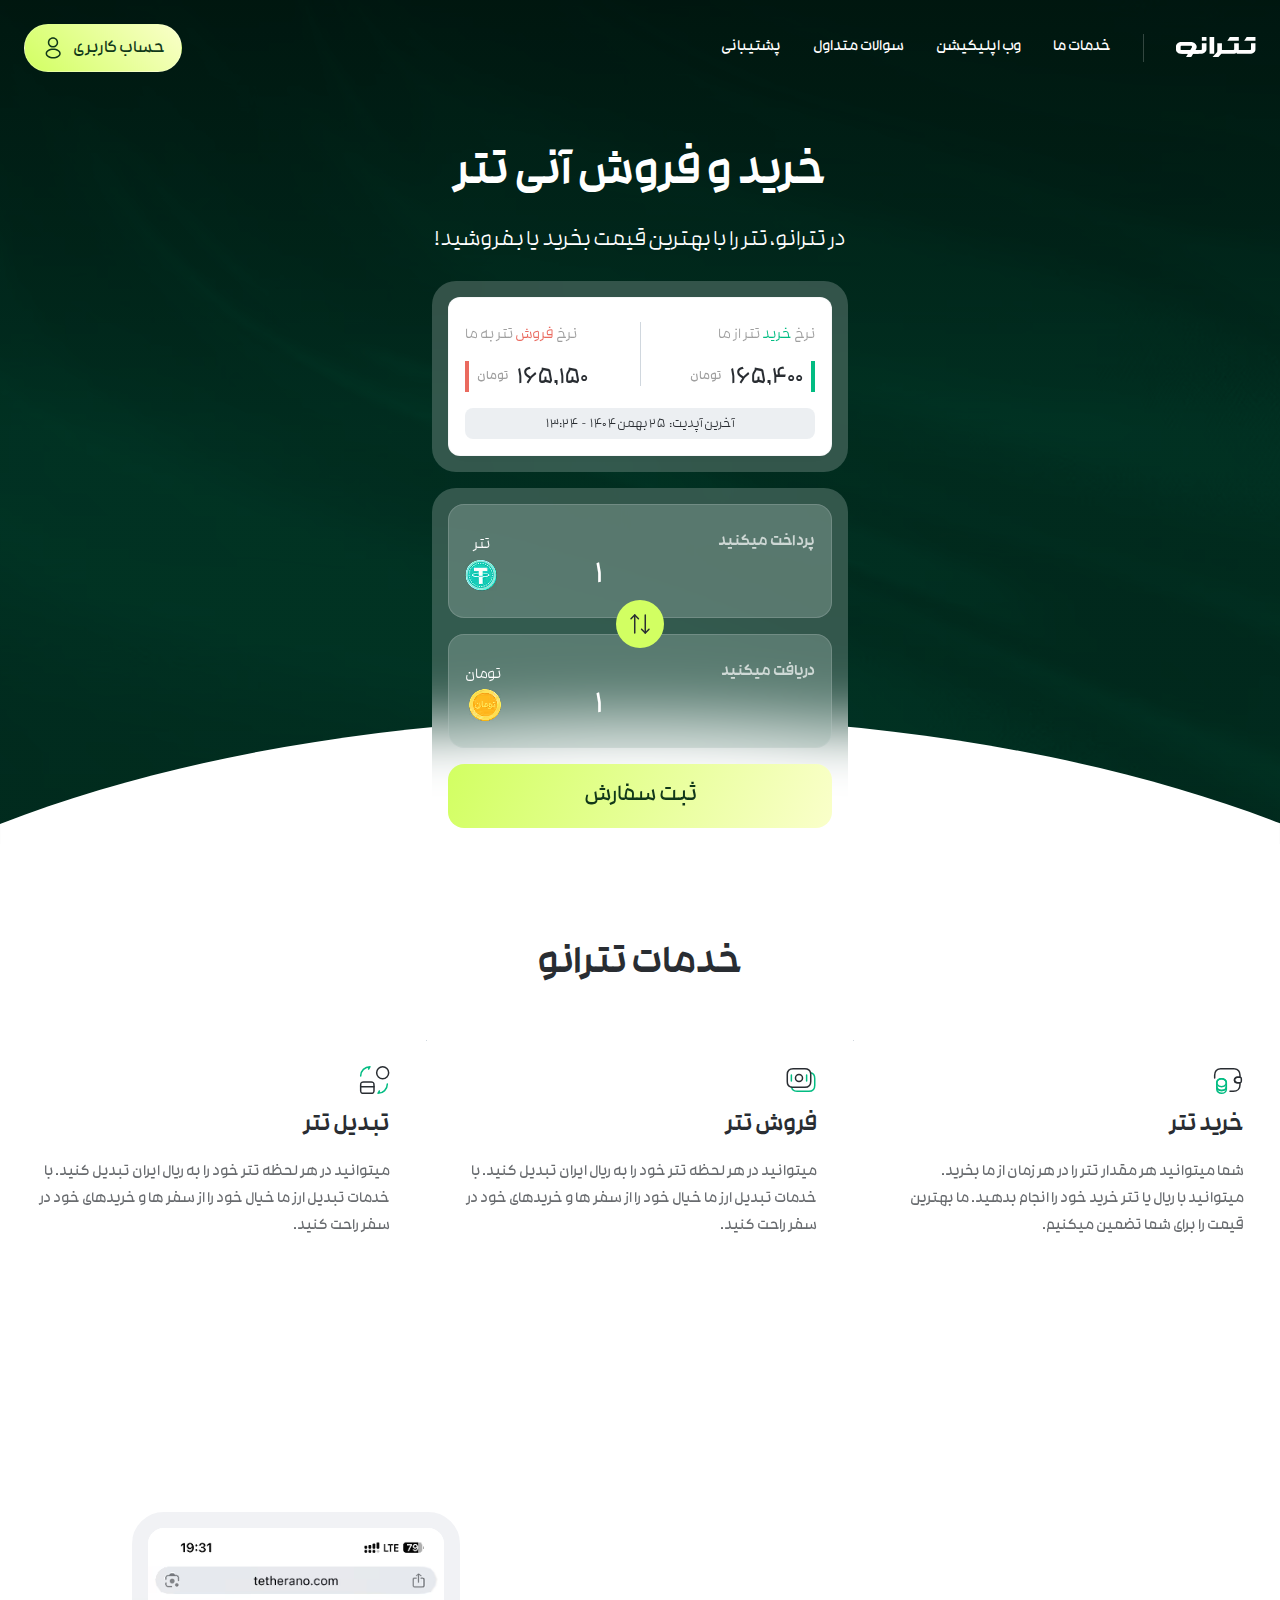
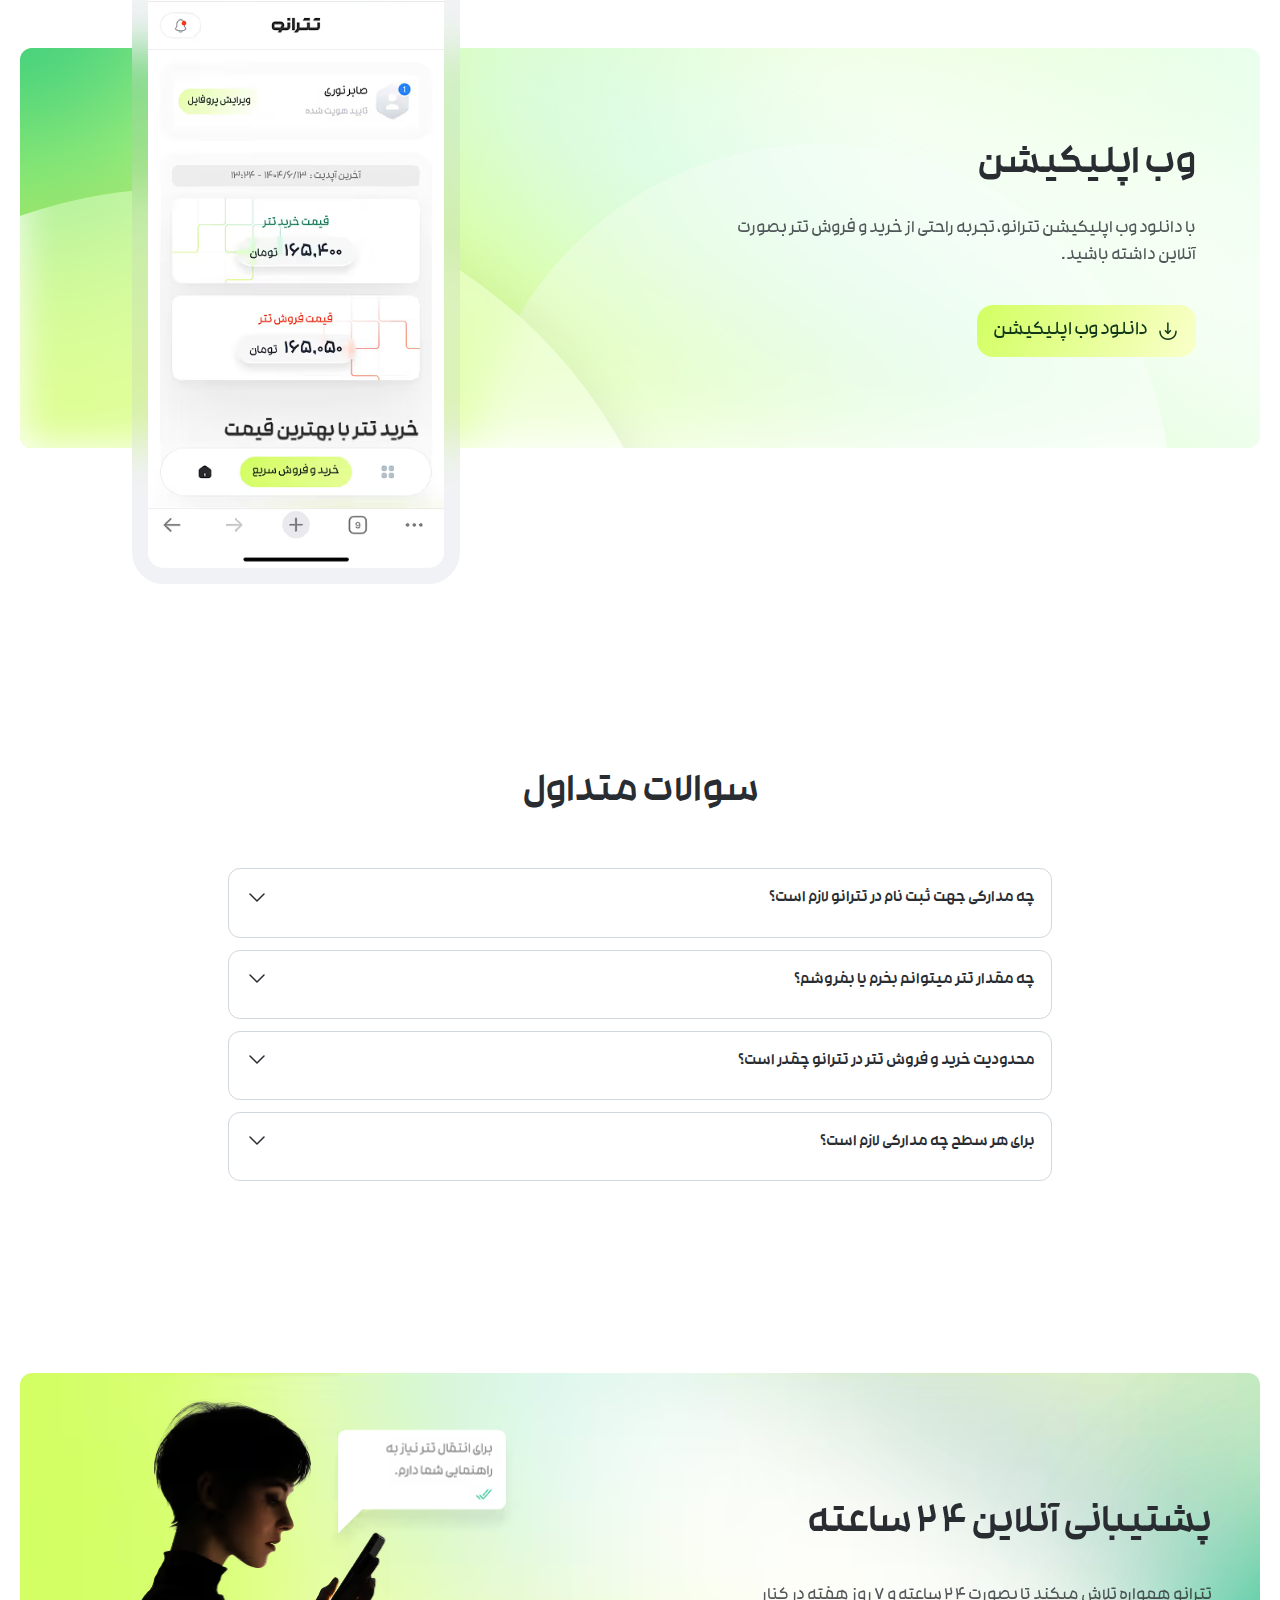
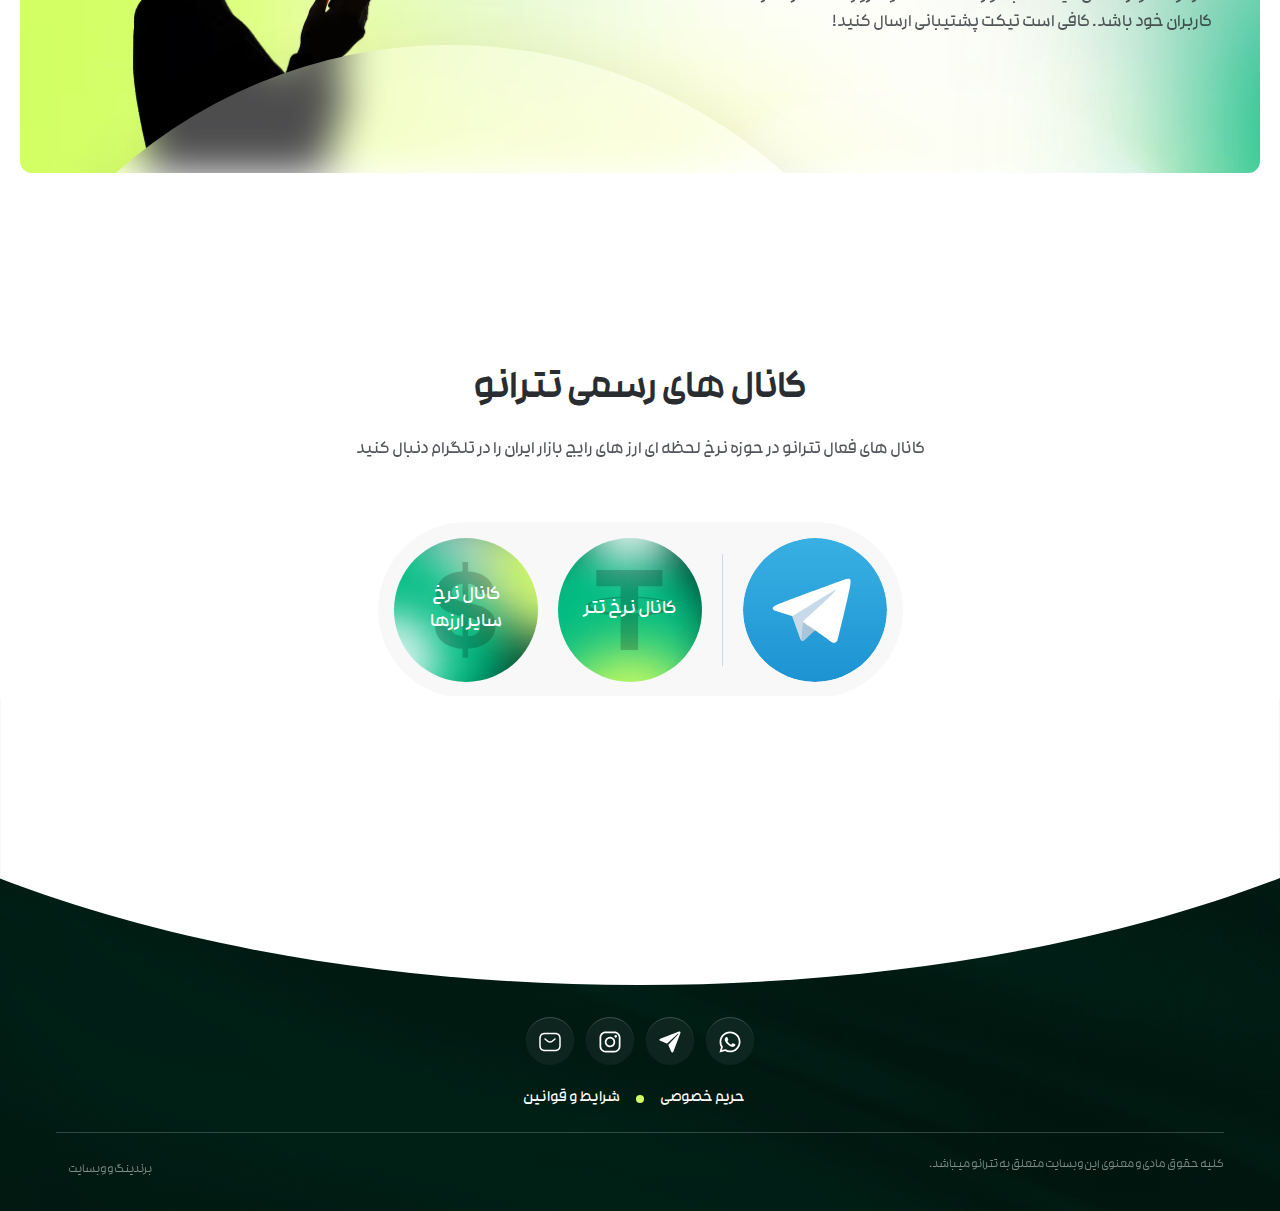
<file: index.html>
<!DOCTYPE html><!--  This site was created in Webflow. https://webflow.com  --><!--  Last Published: Sun Feb 15 2026 05:38:04 GMT+0000 (Coordinated Universal Time)  -->
<html lang="fa" data-wf-page="6988456597e76a789392f6fd" data-wf-site="6988456297e76a789392f6d9">
<head>
  <meta charset="utf-8">
  <title>خرید و فروش آنی تتر در تترانو</title>
  <meta content="خرید و فروش تتر با بهترین قیمت در تترانو. تبدیل آنلاین تتر به ریال. پشتیبانی ۲۴ ساعته و تراکنش سریع و امن." name="description">
  <meta content="width=device-width, initial-scale=1" name="viewport">
  <meta content="Webflow" name="generator">
  <meta property="og:title" content="خرید و فروش آنی تتر در تترانو">
  <meta property="og:description" content="خرید و فروش تتر با بهترین قیمت در تترانو. تبدیل آنلاین تتر به ریال. پشتیبانی ۲۴ ساعته و تراکنش سریع و امن.">
  <meta property="og:type" content="website">
  <meta property="og:url" content="https://tetherano.com">
  <meta name="twitter:card" content="summary_large_image">
  <meta name="twitter:title" content="خرید و فروش آنی تتر در تترانو">
  <meta name="twitter:description" content="خرید و فروش تتر با بهترین قیمت در تترانو. تبدیل آنلاین تتر به ریال. پشتیبانی ۲۴ ساعته و تراکنش سریع و امن.">
  <link rel="canonical" href="https://tetherano.com">
  <link href="css/normalize.css" rel="stylesheet" type="text/css">
  <link href="css/webflow.css" rel="stylesheet" type="text/css">
  <link href="css/tetherano.webflow.css" rel="stylesheet" type="text/css">
  <script type="text/javascript">!function(o,c){var n=c.documentElement,t=" w-mod-";n.className+=t+"js",("ontouchstart"in o||o.DocumentTouch&&c instanceof DocumentTouch)&&(n.className+=t+"touch")}(window,document);</script>
  <link href="images/favicon.ico" rel="shortcut icon" type="image/x-icon">
  <link href="images/webclip.png" rel="apple-touch-icon">
  <link href="style.css" rel="stylesheet" type="text/css">

</head>
<body>
  <div class="page_wrapper">
    <nav class="navbar">
      <div class="navbar_wrapper">
        <div class="navbar_right">
          <div class="navbar_logo-holder is-desktop">
            <a href="index.html" aria-current="page" class="w-inline-block w--current"><img src="images/logo-white.svg" loading="lazy" alt="Tetherano Logo" class="navbar_logo"></a>
          </div>
          <div class="nav_button is-hamburger">
            <div class="button_text is-nav"></div>
            <div class="icon-24"><svg xmlns="http://www.w3.org/2000/svg" width="100%" viewbox="0 0 24 24" fill="none">
                <path d="M21 7.75H3C2.59 7.75 2.25 7.41 2.25 7C2.25 6.59 2.59 6.25 3 6.25H21C21.41 6.25 21.75 6.59 21.75 7C21.75 7.41 21.41 7.75 21 7.75Z" fill="currentColor"></path>
                <path d="M21 12.75H3C2.59 12.75 2.25 12.41 2.25 12C2.25 11.59 2.59 11.25 3 11.25H21C21.41 11.25 21.75 11.59 21.75 12C21.75 12.41 21.41 12.75 21 12.75Z" fill="currentColor"></path>
                <path d="M21 17.75H3C2.59 17.75 2.25 17.41 2.25 17C2.25 16.59 2.59 16.25 3 16.25H21C21.41 16.25 21.75 16.59 21.75 17C21.75 17.41 21.41 17.75 21 17.75Z" fill="currentColor"></path>
              </svg></div>
          </div>
          <a href="#services" class="nav_menu-item w-inline-block">
            <div class="nav_menu-text">خدمات ما</div>
          </a>
          <a href="#app" class="nav_menu-item w-inline-block">
            <div class="nav_menu-text">وب اپلیکیشن</div>
          </a>
          <a href="#faq" class="nav_menu-item w-inline-block">
            <div class="nav_menu-text">سوالات متداول</div>
          </a>
          <a href="#support" class="nav_menu-item w-inline-block">
            <div class="nav_menu-text">پشتیبانی</div>
          </a>
        </div>
        <div class="navbar_logo-holder is-mobile">
          <a href="index.html" aria-current="page" class="w-inline-block w--current"><img loading="lazy" src="images/logo-white.svg" alt="Tetherano Logo" class="navbar_logo"></a>
        </div>
        <div class="navbar_left">
          <a data-wf--navbar-button--variant="left-icon" href="#" class="nav_button is-gradient w-inline-block">
            <div class="button_text is-nav">حساب کاربری</div>
            <div class="icon-24"><svg xmlns="http://www.w3.org/2000/svg" width="100%" viewbox="0 0 24 24" fill="none">
                <path d="M12.1596 11.62C12.1296 11.62 12.1096 11.62 12.0796 11.62C12.0296 11.61 11.9596 11.61 11.8996 11.62C8.99957 11.53 6.80957 9.25 6.80957 6.44C6.80957 3.58 9.13957 1.25 11.9996 1.25C14.8596 1.25 17.1896 3.58 17.1896 6.44C17.1796 9.25 14.9796 11.53 12.1896 11.62C12.1796 11.62 12.1696 11.62 12.1596 11.62ZM11.9996 2.75C9.96957 2.75 8.30957 4.41 8.30957 6.44C8.30957 8.44 9.86957 10.05 11.8596 10.12C11.9096 10.11 12.0496 10.11 12.1796 10.12C14.1396 10.03 15.6796 8.42 15.6896 6.44C15.6896 4.41 14.0296 2.75 11.9996 2.75Z" fill="currentColor"></path>
                <path d="M12.1696 22.55C10.2096 22.55 8.23961 22.05 6.74961 21.05C5.35961 20.13 4.59961 18.87 4.59961 17.5C4.59961 16.13 5.35961 14.86 6.74961 13.93C9.74961 11.94 14.6096 11.94 17.5896 13.93C18.9696 14.85 19.7396 16.11 19.7396 17.48C19.7396 18.85 18.9796 20.12 17.5896 21.05C16.0896 22.05 14.1296 22.55 12.1696 22.55ZM7.57961 15.19C6.61961 15.83 6.09961 16.65 6.09961 17.51C6.09961 18.36 6.62961 19.18 7.57961 19.81C10.0696 21.48 14.2696 21.48 16.7596 19.81C17.7196 19.17 18.2396 18.35 18.2396 17.49C18.2396 16.64 17.7096 15.82 16.7596 15.19C14.2696 13.53 10.0696 13.53 7.57961 15.19Z" fill="currentColor"></path>
              </svg></div>
          </a>
        </div>
      </div>
    </nav>
    <main class="main_wrapper">
      <header class="section_hero">
        <div class="hero_content"><img src="images/arc-up-tablet3.svg" loading="lazy" alt="Decorative arc graphic" class="arc-up is-tablet"><img src="images/arc-up-mob.svg" loading="lazy" alt="Decorative arc graphic" class="arc-up is-mobile"><img src="images/arc-up.svg" loading="eager" alt="Decorative arc graphic" class="arc-up is-desktop">
          <div class="hero-new_title-content">
            <h1 class="hero_heading">خرید و فروش آنی تتر</h1>
            <p class="hero_description">در تترانو، تتر را با بهترین قیمت بخرید یا بفروشید!</p>
          </div>
          <div class="hero_form-wrapper">
            <div class="prices_box">
              <div class="prices_holder">
                <div class="prices_wrapper is-buy">
                  <div class="prices_label">نرخ <span class="green-text">خرید</span> تتر از ما</div>
                  <div class="prices_sec-row">
                    <div class="prices_color-bar is-green"></div>
                    <div class="prices_number">165,400</div>
                    <div class="prices_toman">تومان</div>
                  </div>
                </div>
                <div class="prices_line"></div>
                <div class="prices_wrapper is-sell">
                  <div class="prices_label">نرخ <span class="red-text">فروش</span> تتر به ما</div>
                  <div class="prices_sec-row">
                    <div class="prices_number">165,150</div>
                    <div class="prices_toman">تومان</div>
                    <div class="prices_color-bar is-red"></div>
                  </div>
                </div>
              </div>
              <div class="prices_date-wrapper">
                <div>آخرین آپدیت: </div>
                <div>۲۵ بهمن ۱۴۰۴ </div>
                <div>-</div>
                <div>۱۳:۲۴</div>
              </div>
            </div>
          </div>
          <div class="hero_form-wrapper">
            <form id="swap-form" name="swap-form" method="get" action="#" class="form_list">
              <div class="swap_button" role="button" tabindex="0" aria-label="Swap currencies">
                <div class="icon-24"><svg xmlns="http://www.w3.org/2000/svg" width="100%" viewbox="0 0 24 24" fill="none">
                    <path d="M10.4502 7.46997C10.2602 7.46997 10.0702 7.4 9.9202 7.25L6.7302 4.06L3.54019 7.25C3.25019 7.54 2.7702 7.54 2.4802 7.25C2.1902 6.96 2.1902 6.48 2.4802 6.19L6.20023 2.46997C6.34023 2.32997 6.5302 2.25 6.7302 2.25C6.9302 2.25 7.12022 2.32997 7.26022 2.46997L10.9802 6.19C11.2702 6.48 11.2702 6.96 10.9802 7.25C10.8302 7.4 10.6402 7.46997 10.4502 7.46997Z" fill="currentColor"></path>
                    <path d="M6.73047 21.75C6.32047 21.75 5.98047 21.41 5.98047 21V3C5.98047 2.59 6.32047 2.25 6.73047 2.25C7.14047 2.25 7.48047 2.59 7.48047 3V21C7.48047 21.41 7.14047 21.75 6.73047 21.75Z" fill="currentColor"></path>
                    <path d="M17.28 21.75C17.08 21.75 16.89 21.67 16.75 21.53L13.03 17.81C12.74 17.52 12.74 17.04 13.03 16.75C13.32 16.46 13.8 16.46 14.09 16.75L17.28 19.94L20.4699 16.75C20.7599 16.46 21.24 16.46 21.53 16.75C21.82 17.04 21.82 17.52 21.53 17.81L17.81 21.53C17.67 21.67 17.47 21.75 17.28 21.75Z" fill="currentColor"></path>
                    <path d="M17.2695 21.75C16.8595 21.75 16.5195 21.41 16.5195 21V3C16.5195 2.59 16.8595 2.25 17.2695 2.25C17.6795 2.25 18.0195 2.59 18.0195 3V21C18.0195 21.41 17.6895 21.75 17.2695 21.75Z" fill="currentColor"></path>
                  </svg></div>
              </div>
              <div class="form_input-holder is-first">
                <div class="form_input-wrapper">
                  <div class="form_label"><label for="pay">پرداخت میکنید</label></div><input class="form_input w-input" maxlength="256" name="pay" data-name="pay" placeholder="1" type="text" id="pay" inputmode="decimal" dir="ltr" required="">
                </div>
                <div class="form_currency">
                  <div class="dropdown_toggle-text">تتر</div><img src="images/tether.avif" loading="eager" alt="Tether Logo">
                </div>
              </div>
              <div class="form_input-holder is-second">
                <div class="form_input-wrapper">
                  <div class="form_label"><label for="get">دریافت میکنید</label></div><input class="form_input w-input" maxlength="256" name="get" data-name="get" placeholder="1" type="text" id="get" inputmode="numeric" dir="ltr" required="">
                </div>
                <div class="form_currency">
                  <div class="dropdown_toggle-text">تومان</div><img src="images/toman.avif" loading="lazy" alt="Iraninan Toman">
                </div>
              </div>              <button type="submit" class="form_button w-button">ثبت سفارش</button>
            </form>
          </div>
        </div>
      </header>
      <div id="services" class="spacer"></div>
      <section class="section_services">
        <div class="global_container">
          <h2 class="h2">خدمات تترانو</h2>
          <div class="services_cards">
            <article class="services_card">
              <div class="icon-32"><svg xmlns="http://www.w3.org/2000/svg" width="100%" viewbox="0 0 32 32" fill="none">
                  <path d="M14.3337 22.48V25.1867C14.3337 27.48 12.2003 29.3333 9.57365 29.3333C6.94698 29.3333 4.80029 27.48 4.80029 25.1867V22.48C4.80029 24.7733 6.93365 26.4 9.57365 26.4C12.2003 26.4 14.3337 24.76 14.3337 22.48Z" stroke="currentColor" stroke-width="1.5" stroke-linecap="round" stroke-linejoin="round" class="svg-green"></path>
                  <path d="M14.3333 18.8134C14.3333 19.48 14.1466 20.0933 13.8266 20.6267C13.0399 21.92 11.4266 22.7334 9.5599 22.7334C7.69323 22.7334 6.07988 21.9067 5.29321 20.6267C4.97321 20.0933 4.78662 19.48 4.78662 18.8134C4.78662 17.6667 5.31993 16.64 6.17326 15.8934C7.03993 15.1334 8.22655 14.6801 9.54655 14.6801C10.8665 14.6801 12.0533 15.1467 12.9199 15.8934C13.7999 16.6267 14.3333 17.6667 14.3333 18.8134Z" stroke="currentColor" stroke-width="1.5" stroke-linecap="round" stroke-linejoin="round" class="svg-green"></path>
                  <path d="M14.3337 18.8132V22.4799C14.3337 24.7732 12.2003 26.3999 9.57365 26.3999C6.94698 26.3999 4.80029 24.7599 4.80029 22.4799V18.8132C4.80029 16.5199 6.93365 14.6666 9.57365 14.6666C10.8936 14.6666 12.0804 15.1332 12.947 15.8799C13.8004 16.6265 14.3337 17.6665 14.3337 18.8132Z" stroke="currentColor" stroke-width="1.5" stroke-linecap="round" stroke-linejoin="round" class="svg-green"></path>
                  <path d="M29.3335 14.6266V17.3734C29.3335 18.1067 28.7468 18.7066 28.0001 18.7333H25.3868C23.9468 18.7333 22.6268 17.68 22.5068 16.24C22.4268 15.4 22.7468 14.6133 23.3068 14.0666C23.8001 13.56 24.4801 13.2667 25.2268 13.2667H28.0001C28.7468 13.2933 29.3335 13.8933 29.3335 14.6266Z" stroke="currentColor" stroke-width="1.5" stroke-linecap="round" stroke-linejoin="round"></path>
                  <path d="M2.6665 14V11.3334C2.6665 7.70669 4.85317 5.17335 8.25317 4.74668C8.59984 4.69335 8.95984 4.66669 9.33317 4.66669H21.3332C21.6798 4.66669 22.0132 4.68 22.3332 4.73334C25.7732 5.13334 27.9998 7.68002 27.9998 11.3334V13.2667H25.2265C24.4798 13.2667 23.7998 13.56 23.3065 14.0667C22.7465 14.6133 22.4265 15.4 22.5065 16.24C22.6265 17.68 23.9465 18.7333 25.3865 18.7333H27.9998V20.6667C27.9998 24.6667 25.3332 27.3334 21.3332 27.3334H17.9998" stroke="currentColor" stroke-width="1.5" stroke-linecap="round" stroke-linejoin="round"></path>
                </svg></div>
              <h3 class="h3">خرید تتر</h3>
              <p class="pargraph">شما میتوانید هر مقدار تتر را در هر زمان از ما بخرید. میتوانید با ریال یا تتر خرید خود را انجام بدهید. ما بهترین قیمت را برای شما تضمین میکنیم.</p>
            </article>
            <div class="services_line"></div>
            <article class="services_card">
              <div class="icon-32"><svg xmlns="http://www.w3.org/2000/svg" width="100%" viewbox="0 0 32 32" fill="none">
                  <path d="M6.43994 23.12C6.82661 25.0667 7.90662 26.28 9.49329 26.8667C10.2666 27.16 11.1599 27.2933 12.1466 27.2933H23.8666C27.3866 27.2933 29.7333 25.5333 29.7333 21.4267V14.56C29.7333 11.1733 28.1066 9.38667 25.5733 8.85333" stroke="currentColor" stroke-width="1.5" stroke-miterlimit="10" stroke-linecap="round" stroke-linejoin="round" class="svg-green"></path>
                  <path d="M14 17.52C15.944 17.52 17.52 15.944 17.52 14C17.52 12.056 15.944 10.48 14 10.48C12.056 10.48 10.48 12.056 10.48 14C10.48 15.944 12.056 17.52 14 17.52Z" stroke="currentColor" stroke-width="1.5" stroke-miterlimit="10" stroke-linecap="round" stroke-linejoin="round"></path>
                  <path d="M6.37305 11.0667V16.9334" stroke="currentColor" stroke-width="1.5" stroke-miterlimit="10" stroke-linecap="round" stroke-linejoin="round" class="svg-green"></path>
                  <path d="M21.627 11.0667V16.9334" stroke="currentColor" stroke-width="1.5" stroke-miterlimit="10" stroke-linecap="round" stroke-linejoin="round" class="svg-green"></path>
                  <path d="M25.7331 10.56V17.4267C25.7331 21.5333 23.3865 23.2933 19.8665 23.2933H8.14644C7.54644 23.2933 6.97311 23.24 6.43978 23.12C6.10645 23.0667 5.78646 22.9734 5.49312 22.8667C3.49312 22.12 2.27979 20.3867 2.27979 17.4267V10.56C2.27979 6.45331 4.62644 4.69336 8.14644 4.69336H19.8665C22.8531 4.69336 24.9998 5.96002 25.5731 8.85335C25.6665 9.38669 25.7331 9.93331 25.7331 10.56Z" stroke="currentColor" stroke-width="1.5" stroke-miterlimit="10" stroke-linecap="round" stroke-linejoin="round"></path>
                </svg></div>
              <h3 class="h3">فروش تتر</h3>
<p class="pargraph">میتوانید در هر لحظه تتر خود را به ریال ایران تبدیل کنید. با خدمات تبدیل ارز ما خیال خود را از سفر ها و خریدهای خود در سفر راحت کنید.</p>            </article>
            <div class="services_line"></div>
            <article class="services_card">
              <div class="icon-32"><svg xmlns="http://www.w3.org/2000/svg" width="100%" viewbox="0 0 32 32" fill="none">
                  <path d="M2.6665 22.7467H15.9998" stroke="currentColor" stroke-width="1.5" stroke-miterlimit="10" stroke-linecap="round" stroke-linejoin="round"></path>
                  <path d="M5.62646 18H13.0399C15.4132 18 15.9998 18.5867 15.9998 20.9333V26.4133C15.9998 28.76 15.4132 29.3467 13.0399 29.3467H5.62646C3.25313 29.3467 2.6665 28.76 2.6665 26.4133V20.9333C2.6665 18.5867 3.25313 18 5.62646 18Z" stroke="currentColor" stroke-width="1.5" stroke-linecap="round" stroke-linejoin="round"></path>
                  <path d="M29.3333 20C29.3333 25.16 25.16 29.3333 20 29.3333L21.4 27" stroke="currentColor" stroke-width="1.5" stroke-linecap="round" stroke-linejoin="round" class="svg-green"></path>
                  <path d="M2.6665 12C2.6665 6.84002 6.83984 2.66669 11.9998 2.66669L10.5999 5.00002" stroke="currentColor" stroke-width="1.5" stroke-linecap="round" stroke-linejoin="round" class="svg-green"></path>
                  <path d="M24.6665 14.6667C27.9802 14.6667 30.6665 11.9804 30.6665 8.66669C30.6665 5.35298 27.9802 2.66669 24.6665 2.66669C21.3528 2.66669 18.6665 5.35298 18.6665 8.66669C18.6665 11.9804 21.3528 14.6667 24.6665 14.6667Z" stroke="currentColor" stroke-width="1.5" stroke-linecap="round" stroke-linejoin="round"></path>
                </svg></div>
              <h3 class="h3">تبدیل تتر</h3>
              <p class="pargraph">میتوانید در هر لحظه تتر خود را به ریال ایران تبدیل کنید. با خدمات تبدیل ارز ما خیال خود را از سفر ها و خریدهای خود در سفر راحت کنید.</p>
            </article>
          </div>
        </div>
      </section>
      <div id="app" class="spacer-big"></div>
      <div class="spacer-big"></div>
      <section class="section_app2">
        <div class="global_container">
          <div class="app_wrapper">
            <div class="app_bg">
              <div class="app_content">
                <h2 class="h2">وب اپلیکیشن</h2>
                <p class="support_desc">با دانلود وب اپلیکیشن تترانو، تجربه راحتی از خرید و فروش تتر بصورت آنلاین داشته باشید.</p>
                <a data-wf--cta--variant="right-icon" href="#" class="app_cta w-variant-de906a2d-4dee-393c-9b03-dc739ad23d27 w-inline-block">
                  <div class="app_cta-text">دانلود وب اپلیکیشن</div>
                  <div class="icon-24"><svg width="100%" viewbox="0 0 24 24" fill="none">
                      <path d="M11.8798 14.9901C11.6898 14.9901 11.4998 14.9201 11.3498 14.7701L8.78977 12.2101C8.49977 11.9201 8.49977 11.4401 8.78977 11.1501C9.07977 10.8601 9.55977 10.8601 9.84977 11.1501L11.8798 13.1801L13.9098 11.1501C14.1998 10.8601 14.6798 10.8601 14.9698 11.1501C15.2598 11.4401 15.2598 11.9201 14.9698 12.2101L12.4098 14.7701C12.2598 14.9201 12.0698 14.9901 11.8798 14.9901Z" fill="currentColor"></path>
                      <path d="M11.8799 14.92C11.4699 14.92 11.1299 14.58 11.1299 14.17V4C11.1299 3.59 11.4699 3.25 11.8799 3.25C12.2899 3.25 12.6299 3.59 12.6299 4V14.17C12.6299 14.58 12.2899 14.92 11.8799 14.92Z" fill="currentColor"></path>
                      <path d="M12 20.9299C6.85 20.9299 3.25 17.3299 3.25 12.1799C3.25 11.7699 3.59 11.4299 4 11.4299C4.41 11.4299 4.75 11.7699 4.75 12.1799C4.75 16.4499 7.73 19.4299 12 19.4299C16.27 19.4299 19.25 16.4499 19.25 12.1799C19.25 11.7699 19.59 11.4299 20 11.4299C20.41 11.4299 20.75 11.7699 20.75 12.1799C20.75 17.3299 17.15 20.9299 12 20.9299Z" fill="currentColor"></path>
                    </svg></div>
                </a>
              </div>
              <div class="app_vector is-1"></div>
              <div class="app_vector is-2"></div>
              <div class="app_vector is-3"></div>
              <div class="app_vector is-5"></div>
              <div class="app_vector is-4"></div>
            </div><img src="images/app.avif" loading="eager" alt="Tetherano App Interface" class="app_image">
          </div>
        </div>
      </section>
      <div id="faq" class="spacer-app"></div>
      <section class="section_faq">
        <div class="global_container">
          <h2 class="h2">سوالات متداول</h2>
          <div class="faq_list">
            <details class="faq_item">
              <summary class="faq_question-row">
                <p class="faq_question">چه مدارکی جهت ثبت نام در تترانو لازم است؟</p>
                <div class="icon-24"><svg xmlns="http://www.w3.org/2000/svg" width="100%" viewbox="0 0 24 29" fill="none">
                    <path d="M19 11L12 18L5 11" stroke="currentColor" stroke-width="1.5" stroke-linecap="round" stroke-linejoin="round"></path>
                  </svg></div>
              </summary>
              <p class="pargraph">برای ثبت‌نام سطح ۱ فقط شماره موبایل و کد تأیید لازم است. برای سطوح بالاتر، احراز هویت شامل کارت ملی و سلفی انجام می‌شود و در نهایت اطلاعات بانکی برای تسویه اضافه می‌گردد.</p>
            </details>
            <details class="faq_item">
              <summary class="faq_question-row">
                <p class="faq_question">چه مقدار تتر میتوانم بخرم یا بفروشم؟</p>
                <div class="icon-24"><svg xmlns="http://www.w3.org/2000/svg" width="100%" viewbox="0 0 24 29" fill="none">
                    <path d="M19 11L12 18L5 11" stroke="currentColor" stroke-width="1.5" stroke-linecap="round" stroke-linejoin="round"></path>
                  </svg></div>
              </summary>
              <p class="pargraph">حداقل مقدار سفارش ۱۰ تتر است و سقف خرید و فروش بر اساس سطح کاربری شما تعیین می‌شود. سفارش‌ها با نرخ لحظه‌ای و به‌صورت آنی پردازش و تسویه می‌گردند.</p>
            </details>
            <details class="faq_item">
              <summary class="faq_question-row">
                <p class="faq_question">محدودیت خرید و فروش تتر در تترانو چقدر است؟</p>
                <div class="icon-24"><svg xmlns="http://www.w3.org/2000/svg" width="100%" viewbox="0 0 24 29" fill="none">
                    <path d="M19 11L12 18L5 11" stroke="currentColor" stroke-width="1.5" stroke-linecap="round" stroke-linejoin="round"></path>
                  </svg></div>
              </summary>
              <p class="pargraph">براساس سطح کاربری شما محدودیت ها مشخص میشود. در سطح ۱ : ۵۰۰ تتر، سطح ۲: ۲۰۰۰ تتر، سطح ۳: ۱۰ هزار تتر</p>
            </details>
            <details class="faq_item">
              <summary class="faq_question-row">
                <p class="faq_question">برای هر سطح چه مدارکی لازم است؟</p>
                <div class="icon-24"><svg xmlns="http://www.w3.org/2000/svg" width="100%" viewbox="0 0 24 29" fill="none">
                    <path d="M19 11L12 18L5 11" stroke="currentColor" stroke-width="1.5" stroke-linecap="round" stroke-linejoin="round"></path>
                  </svg></div>
              </summary>
              <p class="pargraph">سطح ۱: شماره موبایل و کد تأیید. سطح ۲: کارت ملی و سلفی احراز هویت. سطح ۳: اطلاعات بانکی و آدرس جهت تسویه و افزایش سقف معاملات.</p>
            </details>

          </div>
        </div>
      </section>
      <div id="support" class="spacer-big"></div>
      <section class="section_support">
        <div class="global_container">
          <div class="support_box">
            <div class="support_content">
              <h2 class="h2">پشتیبانی آنلاین ۲۴ ساعته</h2>
              <p class="support_desc">تترانو همواره تلاش میکند تا بصورت ۲۴ ساعته و ۷ روز هفته در کنار کاربران خود باشد. کافی است تیکت پشتیبانی ارسال کنید!</p>
            </div><img src="images/support-sillhouse.avif" loading="lazy" alt="Tetherano Support Illustration" class="support_img">
            <div class="support_vector is-1"></div>
            <div class="support_vector is-2"></div>
            <div class="support_vector is-3"></div>
          </div>
        </div>
      </section>
      <div class="spacer-big"></div>
      <section class="section_channels">
        <div class="global_container">
          <div class="heading_holder">
            <h2 class="h2">کانال های رسمی تترانو</h2>
            <p class="channels_desc">کانال های فعال تترانو در حوزه نرخ لحظه ای ارز های رایج بازار ایران را در تلگرام دنبال کنید</p>
          </div>
          <div class="channels_list">
            <a href="https://t.me/tetherano" target="_blank" class="channels_telegram w-inline-block"><img src="images/Telegram_logo.svg" loading="lazy" alt="Telegram Logo"></a>
            <div class="channels_line"></div>
            <a href="https://t.me/tetherano" target="_blank" class="channels_green is-tether w-inline-block">
              <div class="channels_sign"><svg xmlns="http://www.w3.org/2000/svg" width="100%" viewbox="0 0 78 72" fill="none" class="tether-sign">
                  <path d="M46.928 24.1773V14.5971H68.7869V0H9.26454V14.5971H31.126V24.1696C13.359 24.9875 0 28.5141 0 32.7387C0 36.9634 13.3654 40.49 31.126 41.3131V72H46.9331V41.3105C64.668 40.49 78 36.966 78 32.7452C78 28.5244 64.668 25.0004 46.9331 24.1799M46.9331 38.7113V38.7035C46.4872 38.7319 44.1958 38.8697 39.0938 38.8697C35.0148 38.8697 32.1451 38.7538 31.1337 38.701V38.7138C15.437 38.017 3.72047 35.2774 3.72047 31.9994C3.72047 28.7214 15.4383 25.9857 31.1337 25.2876V35.9845C32.1618 36.0554 35.1022 36.2293 39.1606 36.2293C44.0352 36.2293 46.4859 36.0258 46.9357 35.9845V25.2876C62.6015 25.987 74.2911 28.7292 74.2911 31.9956C74.2911 35.262 62.5964 38.0054 46.9357 38.7048" fill="currentColor" class="path"></path>
                </svg></div>
              <div class="channels_text">کانال نرخ تتر</div>
            </a>
            <a href="https://t.me/tetheranodollar" target="_blank" class="channels_green is-dollar w-inline-block">
              <div class="channels_sign"><svg xmlns="http://www.w3.org/2000/svg" width="100%" viewbox="0 0 57 89" fill="none" class="channels_svg">
                  <path d="M28.1043 80.364C22.7365 80.364 18.0011 79.5777 13.8983 78.0049C9.79549 76.398 6.53033 74.0901 4.10282 71.0814C1.70951 68.0385 0.358997 64.3972 0.0512853 60.1576L0 59.3884H13.6932L13.7957 59.9525C14.1376 61.6962 14.8556 63.2519 15.9497 64.6195C17.078 65.9529 18.6678 66.9957 20.7193 67.7479C22.7707 68.5 25.3691 68.8761 28.5146 68.8761C31.6259 68.8761 34.156 68.5171 36.1048 67.7991C38.0537 67.047 39.4897 66.0384 40.4128 64.7733C41.3359 63.4741 41.7975 61.9868 41.7975 60.3115V60.2089C41.7975 57.9866 40.994 56.2087 39.3871 54.8753C37.8143 53.5076 34.8227 52.3452 30.4122 51.3879L21.745 49.5416C17.1977 48.5843 13.3855 47.2337 10.3083 45.49C7.23123 43.7122 4.92339 41.5069 3.38483 38.8742C1.84627 36.2074 1.07699 33.0619 1.07699 29.4378V29.3352C1.07699 25.1298 2.20527 21.4714 4.46182 18.3601C6.71837 15.2146 9.86387 12.7871 13.8983 11.0776C17.9328 9.36811 22.5826 8.51336 27.8479 8.51336C33.1132 8.51336 37.7118 9.31683 41.6437 10.9238C45.6097 12.4965 48.7381 14.7873 51.0289 17.796C53.3538 20.7705 54.6872 24.3776 55.0291 28.6172L55.1317 29.489H41.4385L41.3359 29.0275C41.0624 27.0786 40.3444 25.4375 39.182 24.1041C38.0195 22.7365 36.4809 21.7108 34.5663 21.027C32.6858 20.3432 30.4464 20.0013 27.8479 20.0013C25.1127 20.0013 22.822 20.3774 20.9757 21.1295C19.1294 21.8475 17.7276 22.839 16.7703 24.1041C15.8472 25.3349 15.3856 26.7025 15.3856 28.2069V28.3095C15.3856 29.6771 15.7275 30.9079 16.4113 32.002C17.0951 33.0961 18.2063 34.0534 19.7448 34.874C21.3176 35.6946 23.3861 36.3784 25.9504 36.9254L34.7714 38.7717C41.9172 40.276 47.2508 42.601 50.7724 45.7465C54.3282 48.892 56.1061 53.2341 56.1061 58.7729V58.8755C56.1061 63.4228 54.8924 67.3034 52.4648 70.5173C50.0715 73.697 46.7722 76.1415 42.5668 77.8511C38.3614 79.5264 33.5406 80.364 28.1043 80.364ZM25.5914 88.8774V0H30.7199V88.8774H25.5914Z" fill="currentColor"></path>
                </svg></div>
              <div class="channels_text">کانال نرخ سایر ارزها</div>
            </a>
          </div>
        </div>
      </section>
      <footer data-wf--footer--variant="base" class="footer is-new"><img loading="eager" src="images/empty-desktop_footer-arc.svg" alt="Decorative footer graphic" class="footer-arc-desktop"><img loading="lazy" src="images/empty-footer-arc-tablet.svg" alt="Decorative footer graphic" class="footer-arc-tablet"><img loading="lazy" src="images/empty-footer-arc-mobile.svg" alt="Decorative footer graphic" class="footer-arc-mobile">
        <div class="footer_content">
          <div class="footer_socials-list">
            <a href="#" class="footer_social w-inline-block" aria-label="Tetherano on Whatsapp">
              <div class="icon-24"><svg xmlns="http://www.w3.org/2000/svg" width="100%" viewbox="0 0 24 24" fill="none">
                  <path fill-rule="evenodd" clip-rule="evenodd" d="M19.4405 4.55161C18.4697 3.58039 17.3165 2.81077 16.0471 2.28706C14.7777 1.76334 13.4172 1.49587 12.0441 1.50005C6.28125 1.50005 1.59 6.16786 1.58766 11.9063C1.58511 13.7335 2.06676 15.5288 2.98359 17.1094L1.5 22.5L7.04297 21.053C8.57729 21.8842 10.2948 22.3193 12.0398 22.3186H12.0441C17.8064 22.3186 22.4972 17.6504 22.5 11.9124C22.5035 10.5439 22.2348 9.18839 21.7095 7.92471C21.1843 6.66103 20.413 5.51442 19.4405 4.55161ZM12.0441 20.5622H12.0403C10.4847 20.5627 8.95739 20.1464 7.61719 19.3566L7.29984 19.1691L4.01062 20.0279L4.88859 16.8361L4.68187 16.508C3.81206 15.1309 3.35121 13.5351 3.35297 11.9063C3.35297 7.1377 7.25344 3.25786 12.0473 3.25786C14.347 3.25375 16.5542 4.16327 18.1833 5.78636C19.8125 7.40944 20.7302 9.61318 20.7347 11.9129C20.7328 16.6819 16.8342 20.5622 12.0441 20.5622ZM16.8108 14.0846C16.5497 13.9543 15.2639 13.3252 15.0258 13.2385C14.7877 13.1518 14.6119 13.1082 14.438 13.3688C14.2641 13.6294 13.763 14.2126 13.6106 14.3883C13.4583 14.5641 13.3059 14.5833 13.0448 14.453C12.7838 14.3227 11.9414 14.0485 10.9434 13.1625C10.1667 12.473 9.64266 11.6218 9.49031 11.3616C9.33797 11.1015 9.47391 10.9604 9.60469 10.831C9.72234 10.7143 9.86578 10.5272 9.99656 10.3754C10.1273 10.2235 10.1709 10.1147 10.2577 9.9413C10.3444 9.76786 10.3012 9.61599 10.2361 9.48614C10.1709 9.3563 9.64828 8.07614 9.43078 7.55536C9.21844 7.04817 9.00328 7.11708 8.84297 7.10911C8.69062 7.10161 8.51484 7.09974 8.34188 7.09974C8.20965 7.10318 8.07955 7.13384 7.9597 7.18981C7.83985 7.24579 7.73283 7.32586 7.64531 7.42505C7.40578 7.68567 6.73078 8.31567 6.73078 9.59442C6.73078 10.8732 7.66828 12.1107 7.79766 12.2841C7.92703 12.4575 9.63984 15.084 12.2606 16.2104C12.7473 16.4188 13.2445 16.6015 13.7503 16.7579C14.3761 16.9557 14.9456 16.928 15.3956 16.861C15.8977 16.7865 16.9425 16.2319 17.1595 15.6244C17.3766 15.0169 17.377 14.4966 17.3119 14.3883C17.2467 14.2801 17.0723 14.2144 16.8108 14.0846Z" fill="currentColor"></path>
                </svg></div>
            </a>
            <a href="https://t.me/tetherano" target="_blank" class="footer_social w-inline-block" aria-label="Tetherano on Telegram">
              <div class="icon-24"><svg xmlns="http://www.w3.org/2000/svg" width="100%" viewbox="0 0 24 24" fill="none">
                  <path d="M22.1721 1.83039C22.0187 1.67706 21.8243 1.57132 21.6122 1.52591C21.4002 1.4805 21.1795 1.49736 20.9768 1.57445L2.22539 8.67179H2.22164C2.00543 8.75495 1.82017 8.90282 1.69114 9.09521C1.56212 9.2876 1.49564 9.51512 1.50076 9.74671C1.50589 9.9783 1.58239 10.2027 1.7198 10.3891C1.85721 10.5756 2.04884 10.7152 2.26851 10.7887L2.28773 10.7948L8.72367 13.543C8.8492 13.5812 8.98253 13.5857 9.11035 13.5561C9.23817 13.5266 9.35601 13.4641 9.45211 13.3748L19.7815 3.74992C19.8123 3.71914 19.8488 3.69473 19.889 3.67807C19.9292 3.66141 19.9723 3.65284 20.0159 3.65284C20.0594 3.65284 20.1025 3.66141 20.1427 3.67807C20.1829 3.69473 20.2195 3.71914 20.2502 3.74992C20.281 3.7807 20.3054 3.81724 20.3221 3.85745C20.3387 3.89767 20.3473 3.94077 20.3473 3.9843C20.3473 4.02782 20.3387 4.07093 20.3221 4.11114C20.3054 4.15135 20.281 4.18789 20.2502 4.21867L10.6249 14.5434C10.5356 14.6394 10.4731 14.7573 10.4435 14.8851C10.414 15.0129 10.4185 15.1463 10.4566 15.2718L13.2059 21.7115C13.2087 21.7208 13.2115 21.7293 13.2148 21.7382C13.3648 22.1727 13.7444 22.4793 14.2034 22.4999H14.2502C14.4819 22.5012 14.7086 22.4328 14.9009 22.3036C15.0932 22.1743 15.2421 21.9902 15.3284 21.7752L22.4248 3.02898C22.503 2.82615 22.5207 2.605 22.4759 2.39229C22.431 2.17957 22.3255 1.98441 22.1721 1.83039Z" fill="currentColor"></path>
                </svg></div>
            </a>
            <a href="https://instagram.com/tetherano" target="_blank" class="footer_social w-inline-block" aria-label="Tetherano on Instagram">
              <div class="icon-24"><svg xmlns="http://www.w3.org/2000/svg" width="100%" viewbox="0 0 24 24" fill="none">
                  <path d="M16.3748 3.24984C17.5342 3.25331 18.6451 3.71539 19.4648 4.53517C20.2846 5.35495 20.7467 6.46582 20.7502 7.62516V16.3748C20.7467 17.5342 20.2846 18.6451 19.4648 19.4648C18.6451 20.2846 17.5342 20.7467 16.3748 20.7502H7.62516C6.46582 20.7467 5.35495 20.2846 4.53517 19.4648C3.71539 18.6451 3.25331 17.5342 3.24984 16.3748V7.62516C3.25331 6.46582 3.71539 5.35495 4.53517 4.53517C5.35495 3.71539 6.46582 3.25331 7.62516 3.24984H16.3748ZM16.3748 1.5H7.62516C4.25625 1.5 1.5 4.25625 1.5 7.62516V16.3748C1.5 19.7437 4.25625 22.5 7.62516 22.5H16.3748C19.7437 22.5 22.5 19.7437 22.5 16.3748V7.62516C22.5 4.25625 19.7437 1.5 16.3748 1.5Z" fill="currentColor"></path>
                  <path d="M17.6875 7.625C17.4279 7.625 17.1742 7.54802 16.9583 7.4038C16.7425 7.25958 16.5742 7.0546 16.4749 6.81477C16.3756 6.57494 16.3496 6.31104 16.4002 6.05644C16.4509 5.80184 16.5759 5.56798 16.7594 5.38442C16.943 5.20087 17.1768 5.07586 17.4314 5.02522C17.686 4.97458 17.9499 5.00057 18.1898 5.09991C18.4296 5.19925 18.6346 5.36747 18.7788 5.58331C18.923 5.79915 19 6.05291 19 6.3125C19.0004 6.48496 18.9667 6.6558 18.9008 6.81521C18.835 6.97462 18.7384 7.11945 18.6164 7.2414C18.4945 7.36335 18.3496 7.46002 18.1902 7.52584C18.0308 7.59167 17.86 7.62537 17.6875 7.625Z" fill="currentColor"></path>
                  <path d="M12 8.49984C12.6923 8.49984 13.369 8.70512 13.9446 9.08973C14.5202 9.47433 14.9688 10.021 15.2337 10.6605C15.4986 11.3001 15.568 12.0039 15.4329 12.6828C15.2978 13.3618 14.9645 13.9855 14.475 14.475C13.9855 14.9645 13.3618 15.2978 12.6828 15.4329C12.0039 15.568 11.3001 15.4986 10.6605 15.2337C10.021 14.9688 9.47433 14.5202 9.08973 13.9446C8.70513 13.369 8.49985 12.6923 8.49985 12C8.50084 11.072 8.86992 10.1823 9.52611 9.52611C10.1823 8.86992 11.072 8.50084 12 8.49984ZM12 6.75C10.9616 6.75 9.94662 7.05791 9.08326 7.63478C8.2199 8.21166 7.54699 9.0316 7.14963 9.99091C6.75227 10.9502 6.64831 12.0058 6.85088 13.0242C7.05345 14.0426 7.55347 14.9781 8.28769 15.7123C9.02192 16.4465 9.95738 16.9466 10.9758 17.1491C11.9942 17.3517 13.0498 17.2477 14.0091 16.8504C14.9684 16.453 15.7883 15.7801 16.3652 14.9167C16.9421 14.0534 17.25 13.0384 17.25 12C17.25 10.6076 16.6969 9.27226 15.7123 8.28769C14.7277 7.30312 13.3924 6.75 12 6.75Z" fill="currentColor"></path>
                </svg></div>
            </a>
            <a href="mailto:info@tetherano.com" class="footer_social w-inline-block" aria-label="Email Tetherano">
              <div class="icon-24"><svg xmlns="http://www.w3.org/2000/svg" width="100%" viewbox="0 0 24 24" fill="none">
                  <path d="M17 21.25H7C3.35 21.25 1.25 19.15 1.25 15.5V8.5C1.25 4.85 3.35 2.75 7 2.75H17C20.65 2.75 22.75 4.85 22.75 8.5V15.5C22.75 19.15 20.65 21.25 17 21.25ZM7 4.25C4.14 4.25 2.75 5.64 2.75 8.5V15.5C2.75 18.36 4.14 19.75 7 19.75H17C19.86 19.75 21.25 18.36 21.25 15.5V8.5C21.25 5.64 19.86 4.25 17 4.25H7Z" fill="currentColor"></path>
                  <path d="M11.9998 12.87C11.1598 12.87 10.3098 12.61 9.65978 12.08L6.52978 9.57997C6.20978 9.31997 6.14978 8.84997 6.40978 8.52997C6.66978 8.20997 7.13978 8.14997 7.45978 8.40997L10.5898 10.91C11.3498 11.52 12.6398 11.52 13.3998 10.91L16.5298 8.40997C16.8498 8.14997 17.3298 8.19997 17.5798 8.52997C17.8398 8.84997 17.7898 9.32997 17.4598 9.57997L14.3298 12.08C13.6898 12.61 12.8398 12.87 11.9998 12.87Z" fill="currentColor"></path>
                </svg></div>
            </a>
          </div>
          <div class="footer_links-list">
            <a href="privacy-policy.html" class="footer_link-holder is-privacy w-inline-block">
              <div class="footer_text-link is-dark">حریم خصوصی</div>
            </a>
            <div class="footer_dot is-dark"></div>
            <a href="terms-of-use.html" class="footer_link-holder w-inline-block">
              <div class="footer_text-link is-dark">شرایط و قوانین</div>
            </a>
          </div>
          <div class="footer_line"></div>
          <div class="footer_copyright-row">
            <p class="footer_copyright">کلیه حقوق مادی و معنوی این وبسایت متعلق به تترانو میباشد.</p>
            <div class="footer_designer">
              <div class="footer_copyright">برندینگ و وبسایت</div>
              <a href="http://dizayn.ir/" target="_blank" class="w-inline-block"><img loading="lazy" src="images/designer.svg" alt="Dizayn.ir Logo" class="footer_designer-logo"></a>
            </div>
          </div>
        </div>
      </footer>
      <div class="mob-menu">
        <div class="overlay"></div>
        <div class="mob-menu_wrapper">
          <div class="mob-menu_holder">
            <div class="mob-menu_logo-wrapper">
              <a href="index.html" aria-current="page" class="w-inline-block w--current"><img src="images/logo-full-black.svg" loading="lazy" alt="Tetherano Logo" class="mob-menu_logo"></a>
            </div>
            <div class="mob-menu_list">
              <a href="index.html" aria-current="page" class="mob-menu_link-item w-inline-block w--current">
                صفحه نخست
                <div class="icon-24 is-green"><svg xmlns="http://www.w3.org/2000/svg" width="100%" viewbox="0 0 24 24" fill="none">
                    <g id="Iconly/Light/Arrow - Left 2">
                      <g id="Arrow - Left 2">
                        <path id="Stroke 1" d="M15.5 19L8.5 12L15.5 5" stroke="currentColor" stroke-width="1.5" stroke-linecap="round" stroke-linejoin="round"></path>
                      </g>
                    </g>
                  </svg></div>
              </a>
              <a href="#services" class="mob-menu_link-item w-inline-block">
                خدمات ما
                <div class="icon-24 is-green"><svg xmlns="http://www.w3.org/2000/svg" width="100%" viewbox="0 0 24 24" fill="none">
                    <g id="Iconly/Light/Arrow - Left 2">
                      <g id="Arrow - Left 2">
                        <path id="Stroke 1" d="M15.5 19L8.5 12L15.5 5" stroke="currentColor" stroke-width="1.5" stroke-linecap="round" stroke-linejoin="round"></path>
                      </g>
                    </g>
                  </svg></div>
              </a>
              <a href="#app" class="mob-menu_link-item w-inline-block">
                وب اپلیکیشن
                <div class="icon-24 is-green"><svg xmlns="http://www.w3.org/2000/svg" width="100%" viewbox="0 0 24 24" fill="none">
                    <g id="Iconly/Light/Arrow - Left 2">
                      <g id="Arrow - Left 2">
                        <path id="Stroke 1" d="M15.5 19L8.5 12L15.5 5" stroke="currentColor" stroke-width="1.5" stroke-linecap="round" stroke-linejoin="round"></path>
                      </g>
                    </g>
                  </svg></div>
              </a>
              <a href="#faq" class="mob-menu_link-item w-inline-block">
                سوالات متداول
                <div class="icon-24 is-green"><svg xmlns="http://www.w3.org/2000/svg" width="100%" viewbox="0 0 24 24" fill="none">
                    <g id="Iconly/Light/Arrow - Left 2">
                      <g id="Arrow - Left 2">
                        <path id="Stroke 1" d="M15.5 19L8.5 12L15.5 5" stroke="currentColor" stroke-width="1.5" stroke-linecap="round" stroke-linejoin="round"></path>
                      </g>
                    </g>
                  </svg></div>
              </a>
              <a href="#support" class="mob-menu_link-item w-inline-block">
                پشتیبانی
                <div class="icon-24 is-green"><svg xmlns="http://www.w3.org/2000/svg" width="100%" viewbox="0 0 24 24" fill="none">
                    <g id="Iconly/Light/Arrow - Left 2">
                      <g id="Arrow - Left 2">
                        <path id="Stroke 1" d="M15.5 19L8.5 12L15.5 5" stroke="currentColor" stroke-width="1.5" stroke-linecap="round" stroke-linejoin="round"></path>
                      </g>
                    </g>
                  </svg></div>
              </a>
            </div>
            <button class="mob-menu_close-btn">
              <div class="icon-20"><svg xmlns="http://www.w3.org/2000/svg" width="100%" viewbox="0 0 24 24" fill="none">
                  <path d="M17.25 17.25L6.75 6.75M17.25 6.75L6.75 17.25" stroke="currentColor" stroke-width="1.5" stroke-linecap="round" stroke-linejoin="round"></path>
                </svg></div>
            </button>
          </div>
        </div>
      </div>
    </main>
  </div>
  <script src="https://d3e54v103j8qbb.cloudfront.net/js/jquery-3.5.1.min.dc5e7f18c8.js?site=6988456297e76a789392f6d9" type="text/javascript" integrity="sha256-9/aliU8dGd2tb6OSsuzixeV4y/faTqgFtohetphbbj0=" crossorigin="anonymous"></script>
  <script src="js/webflow.js" type="text/javascript"></script>
  <script src="script.js"></script>
</body>
</html>
</file>
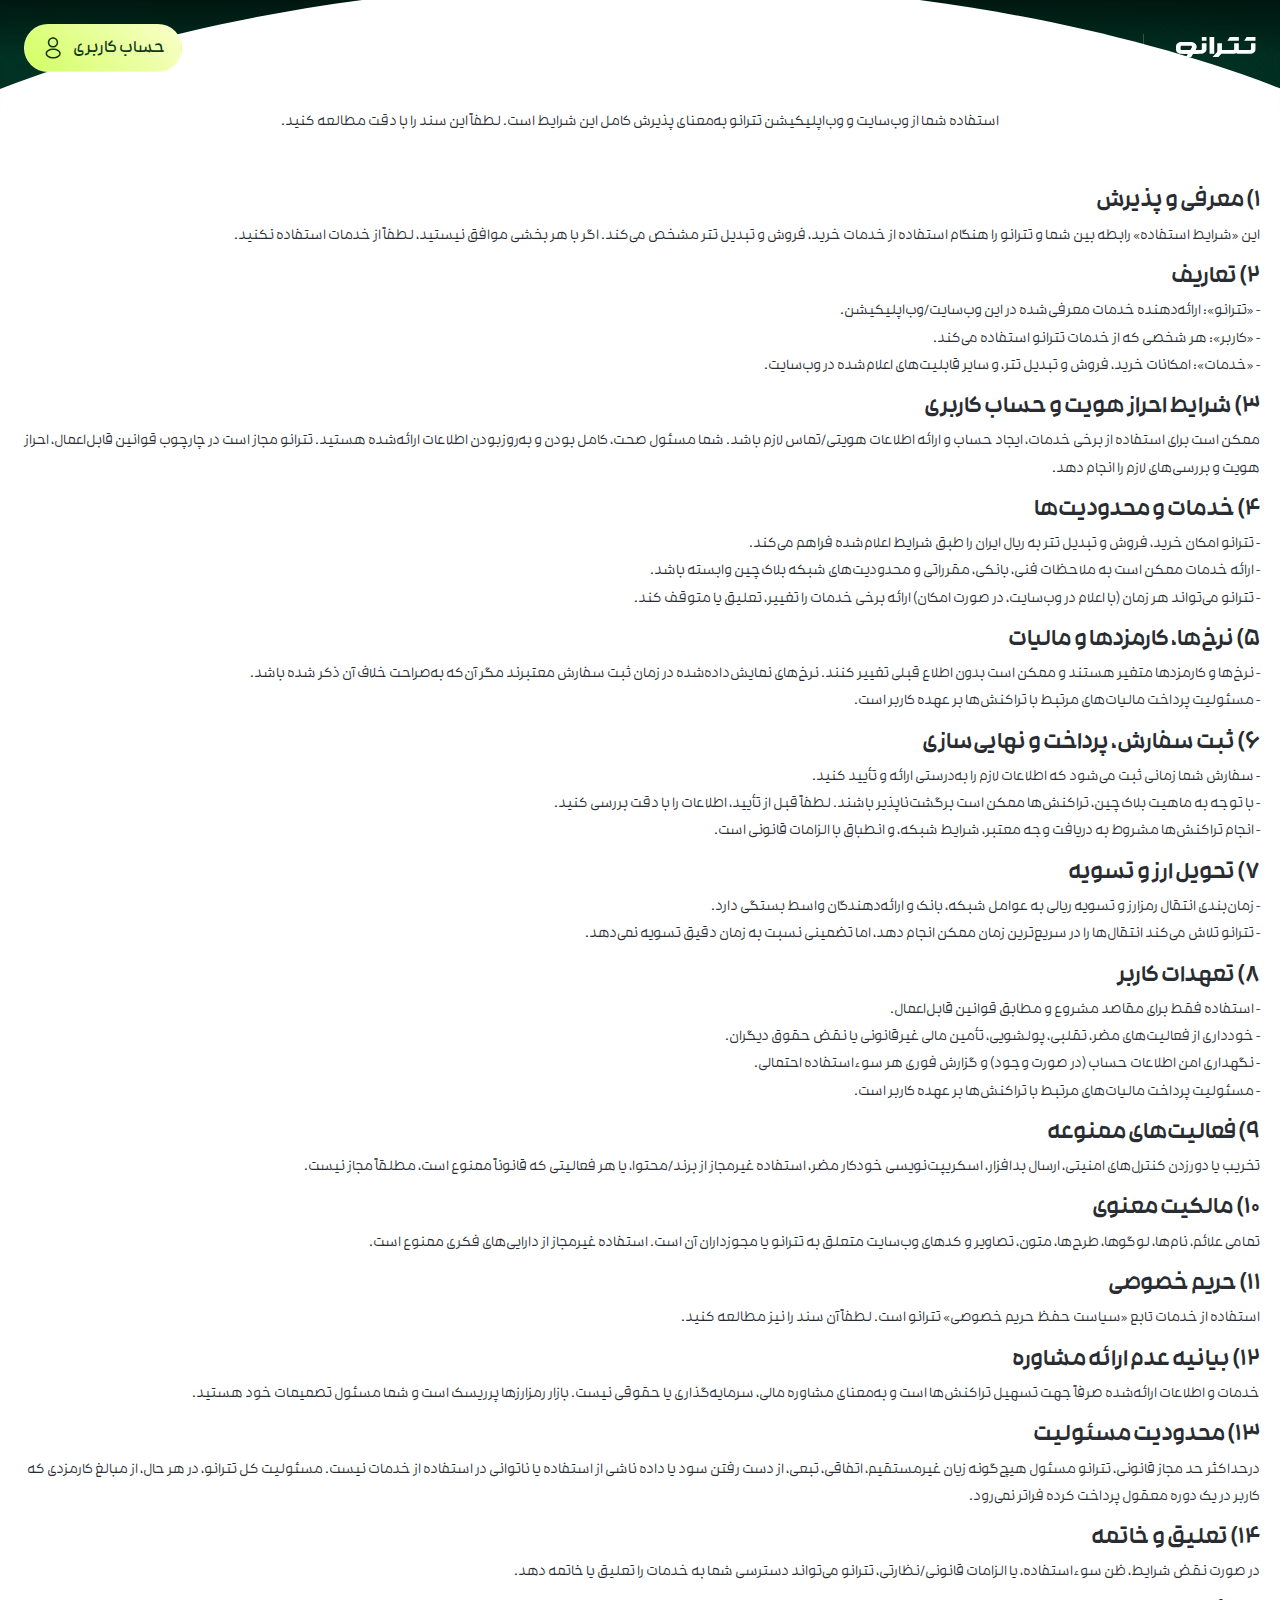
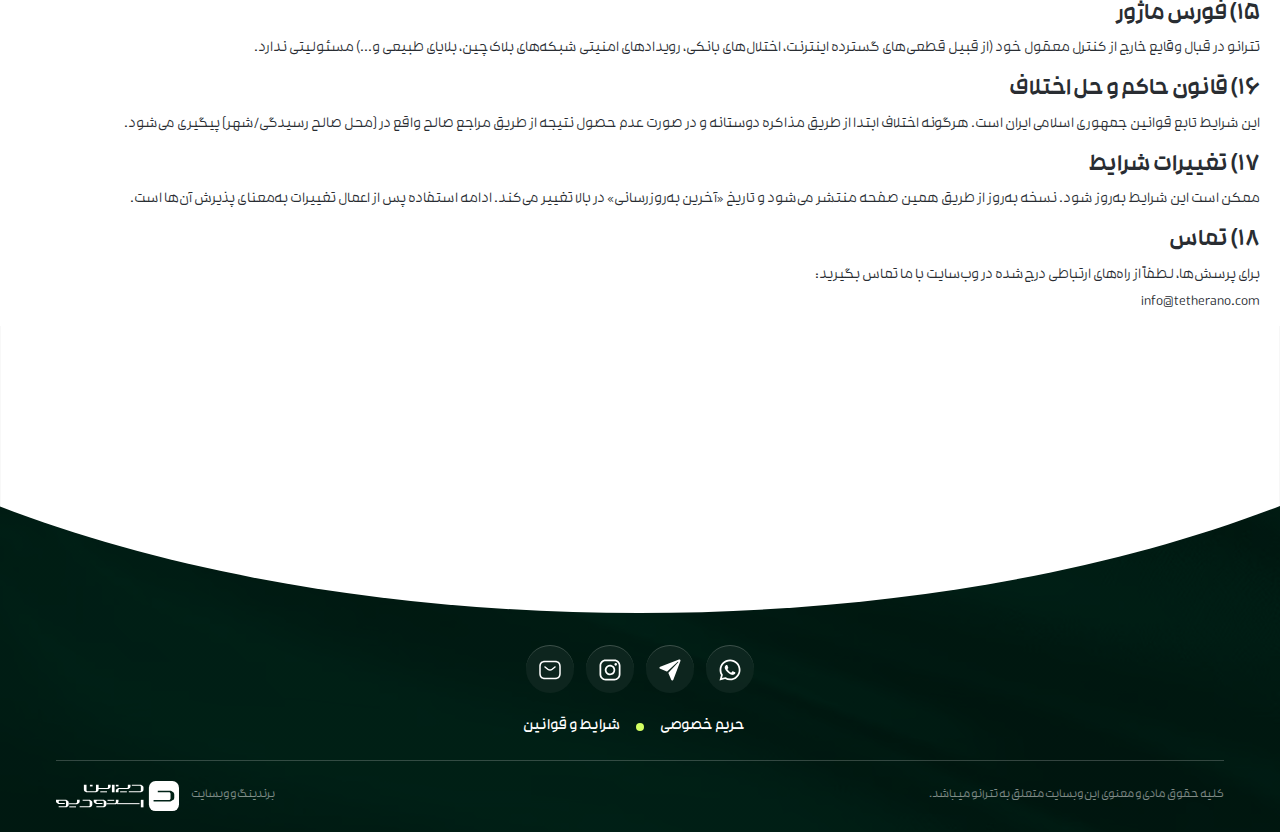
<file: privacy-policy.html>
<!DOCTYPE html><!--  This site was created in Webflow. https://webflow.com  --><!--  Last Published: Wed Feb 18 2026 20:09:01 GMT+0000 (Coordinated Universal Time)  -->
<html data-wf-page="69960fc85f0acd4f660a61f6" data-wf-site="6988456297e76a789392f6d9" lang="fa">
<head>
  <meta charset="utf-8">
  <title>سیاست های حریم خصوصی کاربران در تترانو</title>
  <meta content="width=device-width, initial-scale=1" name="viewport">
  <meta content="Webflow" name="generator">
  <meta property="og:title" content="سیاست های حریم خصوصی کاربران در تترانو">
  <meta property="og:description" content="سیاست های حریم خصوصی کاربران در تترانو">
  <meta property="og:image" content="https://sabernoori.github.io/tetherano-landing/images/og-image.png">
  <meta name="twitter:card" content="summary_large_image">
  <meta name="twitter:title" content="سیاست های حریم خصوصی کاربران در تترانو">
  <meta name="twitter:description" content="سیاست های حریم خصوصی کاربران در تترانو">
  <meta name="twitter:image" content="https://sabernoori.github.io/tetherano-landing/images/og-image.png">
  <link rel="canonical" href="https://sabernoori.github.io/tetherano-landing/privacy-policy.html">
  <link href="css/normalize.css" rel="stylesheet" type="text/css">
  <link href="css/webflow.css" rel="stylesheet" type="text/css">
  <link href="css/tetherano.webflow.css" rel="stylesheet" type="text/css">
  <script type="text/javascript">!function(o,c){var n=c.documentElement,t=" w-mod-";n.className+=t+"js",("ontouchstart"in o||o.DocumentTouch&&c instanceof DocumentTouch)&&(n.className+=t+"touch")}(window,document);</script>
  <link href="images/favicon.ico" rel="shortcut icon" type="image/x-icon">
  <link href="images/webclip.png" rel="apple-touch-icon">
  <link href="https://sabernoori.github.io/tetherano-landing/style.css" rel="stylesheet" type="text/css">
</head>
<body>
  <div class="page_wrapper">
    <nav class="navbar">
      <div class="navbar_wrapper">
        <div class="navbar_right">
          <div class="navbar_logo-holder is-desktop">
            <a href="index.html" class="w-inline-block"><img src="images/logo-white.svg" loading="lazy" alt="Tetherano Logo" class="navbar_logo"></a>
          </div>
          <div class="nav_button is-hamburger">
            <div class="button_text is-nav"></div>
            <div class="icon-24"><svg xmlns="http://www.w3.org/2000/svg" width="100%" viewbox="0 0 24 24" fill="none">
                <path d="M21 7.75H3C2.59 7.75 2.25 7.41 2.25 7C2.25 6.59 2.59 6.25 3 6.25H21C21.41 6.25 21.75 6.59 21.75 7C21.75 7.41 21.41 7.75 21 7.75Z" fill="currentColor"></path>
                <path d="M21 12.75H3C2.59 12.75 2.25 12.41 2.25 12C2.25 11.59 2.59 11.25 3 11.25H21C21.41 11.25 21.75 11.59 21.75 12C21.75 12.41 21.41 12.75 21 12.75Z" fill="currentColor"></path>
                <path d="M21 17.75H3C2.59 17.75 2.25 17.41 2.25 17C2.25 16.59 2.59 16.25 3 16.25H21C21.41 16.25 21.75 16.59 21.75 17C21.75 17.41 21.41 17.75 21 17.75Z" fill="currentColor"></path>
              </svg></div>
          </div>
          <a href="https://tetherano.com/#services" class="nav_menu-item w-inline-block">
            <div class="nav_menu-text">خدمات ما</div>
          </a>
          <a href="https://tetherano.com/#app" class="nav_menu-item w-inline-block">
            <div class="nav_menu-text">وب اپلیکیشن</div>
          </a>
          <a href="https://tetherano.com/#faq" class="nav_menu-item w-inline-block">
            <div class="nav_menu-text">سوالات متداول</div>
          </a>
          <a href="https://tetherano.com/#support" class="nav_menu-item w-inline-block">
            <div class="nav_menu-text">پشتیبانی</div>
          </a>
        </div>
        <div class="navbar_logo-holder is-mobile">
          <a href="index.html" class="w-inline-block"><img loading="lazy" src="images/logo-white.svg" alt="Tetherano Logo" class="navbar_logo"></a>
        </div>
        <div class="navbar_left">
          <a data-wf--navbar-button--variant="left-icon" href="#" class="nav_button is-gradient w-inline-block">
            <div class="button_text is-nav">حساب کاربری</div>
            <div class="icon-24"><svg xmlns="http://www.w3.org/2000/svg" width="100%" viewbox="0 0 24 24" fill="none">
                <path d="M12.1596 11.62C12.1296 11.62 12.1096 11.62 12.0796 11.62C12.0296 11.61 11.9596 11.61 11.8996 11.62C8.99957 11.53 6.80957 9.25 6.80957 6.44C6.80957 3.58 9.13957 1.25 11.9996 1.25C14.8596 1.25 17.1896 3.58 17.1896 6.44C17.1796 9.25 14.9796 11.53 12.1896 11.62C12.1796 11.62 12.1696 11.62 12.1596 11.62ZM11.9996 2.75C9.96957 2.75 8.30957 4.41 8.30957 6.44C8.30957 8.44 9.86957 10.05 11.8596 10.12C11.9096 10.11 12.0496 10.11 12.1796 10.12C14.1396 10.03 15.6796 8.42 15.6896 6.44C15.6896 4.41 14.0296 2.75 11.9996 2.75Z" fill="currentColor"></path>
                <path d="M12.1696 22.55C10.2096 22.55 8.23961 22.05 6.74961 21.05C5.35961 20.13 4.59961 18.87 4.59961 17.5C4.59961 16.13 5.35961 14.86 6.74961 13.93C9.74961 11.94 14.6096 11.94 17.5896 13.93C18.9696 14.85 19.7396 16.11 19.7396 17.48C19.7396 18.85 18.9796 20.12 17.5896 21.05C16.0896 22.05 14.1296 22.55 12.1696 22.55ZM7.57961 15.19C6.61961 15.83 6.09961 16.65 6.09961 17.51C6.09961 18.36 6.62961 19.18 7.57961 19.81C10.0696 21.48 14.2696 21.48 16.7596 19.81C17.7196 19.17 18.2396 18.35 18.2396 17.49C18.2396 16.64 17.7096 15.82 16.7596 15.19C14.2696 13.53 10.0696 13.53 7.57961 15.19Z" fill="currentColor"></path>
              </svg></div>
          </a>
        </div>
      </div>
    </nav>
    <main class="main_wrapper">
      <header class="section_privacy_hero">
        <div class="hero_content"><img src="images/arc-up-tablet3.svg" loading="lazy" alt="" class="arc-up is-tablet" aria-hidden="true"><img src="images/arc-up-mob.svg" loading="lazy" alt="" class="arc-up is-mobile" aria-hidden="true"><img src="images/arc-up.svg" loading="eager" alt="" class="arc-up is-desktop" aria-hidden="true">
          <div class="privacy_hero-content">
            <h1 class="hero_heading">سیاست های حریم خصوصی کاربران</h1>
            <p class="hero_description">آخرین بروزرسانی: ۲۹ بهمن ۱۴۰۴</p>
          </div>
        </div>
      </header>
      <section class="section_services">
        <div class="global_container">
          <div>استفاده شما از وب‌سایت و وب‌اپلیکیشن تترانو به‌معنای پذیرش کامل این شرایط است. لطفاً این سند را با دقت مطالعه کنید.<br></div>
          <div>
            <div class="privacy_item">
              <h2 class="h3"> ۱) معرفی و پذیرش</h2>
              <p>این «شرایط استفاده» رابطه بین شما و تترانو را هنگام استفاده از خدمات خرید، فروش و تبدیل تتر مشخص می‌کند. اگر با هر بخشی موافق نیستید، لطفاً از خدمات استفاده نکنید.<br></p>
            </div>
            <div class="privacy_item">
              <h2 class="h3">۲) تعاریف</h2>
              <p>- «تترانو»: ارائه‌دهنده خدمات معرفی‌شده در این وب‌سایت/وب‌اپلیکیشن.<br>- «کاربر»: هر شخصی که از خدمات تترانو استفاده می‌کند.<br>- «خدمات»: امکانات خرید، فروش و تبدیل تتر، و سایر قابلیت‌های اعلام‌شده در وب‌سایت.</p>
            </div>
            <div class="privacy_item">
              <h2 class="h3">۳) شرایط احراز هویت و حساب کاربری</h2>
              <p>ممکن است برای استفاده از برخی خدمات، ایجاد حساب و ارائه اطلاعات هویتی/تماس لازم باشد. شما مسئول صحت، کامل بودن و به‌روزبودن اطلاعات ارائه‌شده هستید. تترانو مجاز است در چارچوب قوانین قابل‌اعمال، احراز هویت و بررسی‌های لازم را انجام دهد.</p>
            </div>
            <div class="privacy_item">
              <h2 class="h3">۴) خدمات و محدودیت‌ها</h2>
              <p>- تترانو امکان خرید، فروش و تبدیل تتر به ریال ایران را طبق شرایط اعلام‌شده فراهم می‌کند.<br>- ارائه خدمات ممکن است به ملاحظات فنی، بانکی، مقرراتی و محدودیت‌های شبکه بلاک‌چین وابسته باشد.<br>- تترانو می‌تواند هر زمان (با اعلام در وب‌سایت، در صورت امکان) ارائه برخی خدمات را تغییر، تعلیق یا متوقف کند.<br></p>
            </div>
            <div class="privacy_item">
              <h2 class="h3">۵) نرخ‌ها، کارمزدها و مالیات</h2>
              <p>- نرخ‌ها و کارمزدها متغیر هستند و ممکن است بدون اطلاع قبلی تغییر کنند. نرخ‌های نمایش‌داده‌شده در زمان ثبت سفارش معتبرند مگر آن‌که به‌صراحت خلاف آن ذکر شده باشد.<br>- مسئولیت پرداخت مالیات‌های مرتبط با تراکنش‌ها بر عهده کاربر است.</p>
            </div>
            <div class="privacy_item">
              <h2 class="h3">۶) ثبت سفارش، پرداخت و نهایی‌سازی</h2>
              <p>- سفارش شما زمانی ثبت می‌شود که اطلاعات لازم را به‌درستی ارائه و تأیید کنید.<br>- با توجه به ماهیت بلاک‌چین، تراکنش‌ها ممکن است برگشت‌ناپذیر باشند. لطفاً قبل از تأیید، اطلاعات را با دقت بررسی کنید.<br>- انجام تراکنش‌ها مشروط به دریافت وجه معتبر، شرایط شبکه، و انطباق با الزامات قانونی است.</p>
            </div>
            <div class="privacy_item">
              <h2 class="h3">۷) تحویل ارز و تسویه</h2>
              <p>- زمان‌بندی انتقال رمزارز و تسویه ریالی به عوامل شبکه، بانک و ارائه‌دهندگان واسط بستگی دارد.<br>- تترانو تلاش می‌کند انتقال‌ها را در سریع‌ترین زمان ممکن انجام دهد، اما تضمینی نسبت به زمان دقیق تسویه نمی‌دهد.</p>
            </div>
            <div class="privacy_item">
              <h2 class="h3">۸) تعهدات کاربر</h2>
              <p>- استفاده فقط برای مقاصد مشروع و مطابق قوانین قابل‌اعمال.<br>- خودداری از فعالیت‌های مضر، تقلبی، پولشویی، تأمین مالی غیرقانونی یا نقض حقوق دیگران.<br>- نگهداری امن اطلاعات حساب (در صورت وجود) و گزارش فوری هر سوءاستفاده احتمالی.<br>- مسئولیت پرداخت مالیات‌های مرتبط با تراکنش‌ها بر عهده کاربر است.</p>
            </div>
            <div class="privacy_item">
              <h2 class="h3">۹) فعالیت‌های ممنوعه</h2>
              <p>تخریب یا دورزدن کنترل‌های امنیتی، ارسال بدافزار، اسکریپت‌نویسی خودکار مضر، استفاده غیرمجاز از برند/محتوا، یا هر فعالیتی که قانوناً ممنوع است، مطلقاً مجاز نیست.<br></p>
            </div>
            <div class="privacy_item">
              <h2 class="h3">۱۰) مالکیت معنوی</h2>
              <p>تمامی علائم، نام‌ها، لوگوها، طرح‌ها، متون، تصاویر و کدهای وب‌سایت متعلق به تترانو یا مجوزداران آن است. استفاده غیرمجاز از دارایی‌های فکری ممنوع است.<br></p>
            </div>
            <div class="privacy_item">
              <h2 class="h3">۱۱) حریم خصوصی</h2>
              <p>استفاده از خدمات تابع «سیاست حفظ حریم خصوصی» تترانو است. لطفاً آن سند را نیز مطالعه کنید.</p>
            </div>
            <div class="privacy_item">
              <h2 class="h3">۱۲) بیانیه عدم ارائه مشاوره</h2>
              <p>خدمات و اطلاعات ارائه‌شده صرفاً جهت تسهیل تراکنش‌ها است و به‌معنای مشاوره مالی، سرمایه‌گذاری یا حقوقی نیست. بازار رمزارزها پرریسک است و شما مسئول تصمیمات خود هستید.</p>
            </div>
            <div class="privacy_item">
              <h2 class="h3">۱۳) محدودیت مسئولیت</h2>
              <p>درحداکثر حد مجاز قانونی، تترانو مسئول هیچ‌گونه زیان غیرمستقیم، اتفاقی، تبعی، از دست رفتن سود یا داده ناشی از استفاده یا ناتوانی در استفاده از خدمات نیست. مسئولیت کل تترانو، در هر حال، از مبالغ کارمزدی که کاربر در یک دوره معقول پرداخت کرده فراتر نمی‌رود.</p>
            </div>
            <div class="privacy_item">
              <h2 class="h3">۱۴) تعلیق و خاتمه</h2>
              <p>در صورت نقض شرایط، ظن سوءاستفاده، یا الزامات قانونی/نظارتی، تترانو می‌تواند دسترسی شما به خدمات را تعلیق یا خاتمه دهد.</p>
            </div>
            <div class="privacy_item">
              <h2 class="h3">۱۵) فورس ماژور</h2>
              <p>تترانو در قبال وقایع خارج از کنترل معقول خود (از قبیل قطعی‌های گسترده اینترنت، اختلال‌های بانکی، رویدادهای امنیتی شبکه‌های بلاک‌چین، بلایای طبیعی و...) مسئولیتی ندارد.</p>
            </div>
            <div class="privacy_item">
              <h2 class="h3">۱۶) قانون حاکم و حل اختلاف</h2>
              <p>این شرایط تابع قوانین جمهوری اسلامی ایران است. هرگونه اختلاف ابتدا از طریق مذاکره دوستانه و در صورت عدم حصول نتیجه از طریق مراجع صالح واقع در [محل صالح رسیدگی/شهر] پیگیری می‌شود.</p>
            </div>
            <div class="privacy_item">
              <h2 class="h3">۱۷) تغییرات شرایط</h2>
              <p>ممکن است این شرایط به‌روز شود. نسخه به‌روز از طریق همین صفحه منتشر می‌شود و تاریخ «آخرین به‌روزرسانی» در بالا تغییر می‌کند. ادامه استفاده پس از اعمال تغییرات به‌معنای پذیرش آن‌ها است.</p>
            </div>
            <div class="privacy_item">
              <h2 class="h3">۱۸) تماس</h2>
              <p>برای پرسش‌ها، لطفاً از راه‌های ارتباطی درج‌شده در وب‌سایت با ما تماس بگیرید: <br>info@tetherano.com</p>
            </div>
          </div>
        </div>
      </section>
      <footer data-wf--footer--variant="base" class="footer is-new"><img loading="eager" src="images/empty-desktop_footer-arc.svg" alt="" class="footer-arc-desktop"><img loading="lazy" src="images/empty-footer-arc-tablet.svg" alt="" class="footer-arc-tablet"><img loading="lazy" src="images/empty-footer-arc-mobile.svg" alt="" class="footer-arc-mobile">
        <div class="footer_content">
          <div class="footer_socials-list">
            <a href="#" class="footer_social w-inline-block">
              <div class="icon-24"><svg xmlns="http://www.w3.org/2000/svg" width="100%" viewbox="0 0 24 24" fill="none">
                  <path fill-rule="evenodd" clip-rule="evenodd" d="M19.4405 4.55161C18.4697 3.58039 17.3165 2.81077 16.0471 2.28706C14.7777 1.76334 13.4172 1.49587 12.0441 1.50005C6.28125 1.50005 1.59 6.16786 1.58766 11.9063C1.58511 13.7335 2.06676 15.5288 2.98359 17.1094L1.5 22.5L7.04297 21.053C8.57729 21.8842 10.2948 22.3193 12.0398 22.3186H12.0441C17.8064 22.3186 22.4972 17.6504 22.5 11.9124C22.5035 10.5439 22.2348 9.18839 21.7095 7.92471C21.1843 6.66103 20.413 5.51442 19.4405 4.55161ZM12.0441 20.5622H12.0403C10.4847 20.5627 8.95739 20.1464 7.61719 19.3566L7.29984 19.1691L4.01062 20.0279L4.88859 16.8361L4.68187 16.508C3.81206 15.1309 3.35121 13.5351 3.35297 11.9063C3.35297 7.1377 7.25344 3.25786 12.0473 3.25786C14.347 3.25375 16.5542 4.16327 18.1833 5.78636C19.8125 7.40944 20.7302 9.61318 20.7347 11.9129C20.7328 16.6819 16.8342 20.5622 12.0441 20.5622ZM16.8108 14.0846C16.5497 13.9543 15.2639 13.3252 15.0258 13.2385C14.7877 13.1518 14.6119 13.1082 14.438 13.3688C14.2641 13.6294 13.763 14.2126 13.6106 14.3883C13.4583 14.5641 13.3059 14.5833 13.0448 14.453C12.7838 14.3227 11.9414 14.0485 10.9434 13.1625C10.1667 12.473 9.64266 11.6218 9.49031 11.3616C9.33797 11.1015 9.47391 10.9604 9.60469 10.831C9.72234 10.7143 9.86578 10.5272 9.99656 10.3754C10.1273 10.2235 10.1709 10.1147 10.2577 9.9413C10.3444 9.76786 10.3012 9.61599 10.2361 9.48614C10.1709 9.3563 9.64828 8.07614 9.43078 7.55536C9.21844 7.04817 9.00328 7.11708 8.84297 7.10911C8.69062 7.10161 8.51484 7.09974 8.34188 7.09974C8.20965 7.10318 8.07955 7.13384 7.9597 7.18981C7.83985 7.24579 7.73283 7.32586 7.64531 7.42505C7.40578 7.68567 6.73078 8.31567 6.73078 9.59442C6.73078 10.8732 7.66828 12.1107 7.79766 12.2841C7.92703 12.4575 9.63984 15.084 12.2606 16.2104C12.7473 16.4188 13.2445 16.6015 13.7503 16.7579C14.3761 16.9557 14.9456 16.928 15.3956 16.861C15.8977 16.7865 16.9425 16.2319 17.1595 15.6244C17.3766 15.0169 17.377 14.4966 17.3119 14.3883C17.2467 14.2801 17.0723 14.2144 16.8108 14.0846Z" fill="currentColor"></path>
                </svg></div>
            </a>
            <a href="https://t.me/tetherano" target="_blank" class="footer_social w-inline-block">
              <div class="icon-24"><svg xmlns="http://www.w3.org/2000/svg" width="100%" viewbox="0 0 24 24" fill="none">
                  <path d="M22.1721 1.83039C22.0187 1.67706 21.8243 1.57132 21.6122 1.52591C21.4002 1.4805 21.1795 1.49736 20.9768 1.57445L2.22539 8.67179H2.22164C2.00543 8.75495 1.82017 8.90282 1.69114 9.09521C1.56212 9.2876 1.49564 9.51512 1.50076 9.74671C1.50589 9.9783 1.58239 10.2027 1.7198 10.3891C1.85721 10.5756 2.04884 10.7152 2.26851 10.7887L2.28773 10.7948L8.72367 13.543C8.8492 13.5812 8.98253 13.5857 9.11035 13.5561C9.23817 13.5266 9.35601 13.4641 9.45211 13.3748L19.7815 3.74992C19.8123 3.71914 19.8488 3.69473 19.889 3.67807C19.9292 3.66141 19.9723 3.65284 20.0159 3.65284C20.0594 3.65284 20.1025 3.66141 20.1427 3.67807C20.1829 3.69473 20.2195 3.71914 20.2502 3.74992C20.281 3.7807 20.3054 3.81724 20.3221 3.85745C20.3387 3.89767 20.3473 3.94077 20.3473 3.9843C20.3473 4.02782 20.3387 4.07093 20.3221 4.11114C20.3054 4.15135 20.281 4.18789 20.2502 4.21867L10.6249 14.5434C10.5356 14.6394 10.4731 14.7573 10.4435 14.8851C10.414 15.0129 10.4185 15.1463 10.4566 15.2718L13.2059 21.7115C13.2087 21.7208 13.2115 21.7293 13.2148 21.7382C13.3648 22.1727 13.7444 22.4793 14.2034 22.4999H14.2502C14.4819 22.5012 14.7086 22.4328 14.9009 22.3036C15.0932 22.1743 15.2421 21.9902 15.3284 21.7752L22.4248 3.02898C22.503 2.82615 22.5207 2.605 22.4759 2.39229C22.431 2.17957 22.3255 1.98441 22.1721 1.83039Z" fill="currentColor"></path>
                </svg></div>
            </a>
            <a href="https://instagram.com/tetherano" target="_blank" class="footer_social w-inline-block">
              <div class="icon-24"><svg xmlns="http://www.w3.org/2000/svg" width="100%" viewbox="0 0 24 24" fill="none">
                  <path d="M16.3748 3.24984C17.5342 3.25331 18.6451 3.71539 19.4648 4.53517C20.2846 5.35495 20.7467 6.46582 20.7502 7.62516V16.3748C20.7467 17.5342 20.2846 18.6451 19.4648 19.4648C18.6451 20.2846 17.5342 20.7467 16.3748 20.7502H7.62516C6.46582 20.7467 5.35495 20.2846 4.53517 19.4648C3.71539 18.6451 3.25331 17.5342 3.24984 16.3748V7.62516C3.25331 6.46582 3.71539 5.35495 4.53517 4.53517C5.35495 3.71539 6.46582 3.25331 7.62516 3.24984H16.3748ZM16.3748 1.5H7.62516C4.25625 1.5 1.5 4.25625 1.5 7.62516V16.3748C1.5 19.7437 4.25625 22.5 7.62516 22.5H16.3748C19.7437 22.5 22.5 19.7437 22.5 16.3748V7.62516C22.5 4.25625 19.7437 1.5 16.3748 1.5Z" fill="currentColor"></path>
                  <path d="M17.6875 7.625C17.4279 7.625 17.1742 7.54802 16.9583 7.4038C16.7425 7.25958 16.5742 7.0546 16.4749 6.81477C16.3756 6.57494 16.3496 6.31104 16.4002 6.05644C16.4509 5.80184 16.5759 5.56798 16.7594 5.38442C16.943 5.20087 17.1768 5.07586 17.4314 5.02522C17.686 4.97458 17.9499 5.00057 18.1898 5.09991C18.4296 5.19925 18.6346 5.36747 18.7788 5.58331C18.923 5.79915 19 6.05291 19 6.3125C19.0004 6.48496 18.9667 6.6558 18.9008 6.81521C18.835 6.97462 18.7384 7.11945 18.6164 7.2414C18.4945 7.36335 18.3496 7.46002 18.1902 7.52584C18.0308 7.59167 17.86 7.62537 17.6875 7.625Z" fill="currentColor"></path>
                  <path d="M12 8.49984C12.6923 8.49984 13.369 8.70512 13.9446 9.08973C14.5202 9.47433 14.9688 10.021 15.2337 10.6605C15.4986 11.3001 15.568 12.0039 15.4329 12.6828C15.2978 13.3618 14.9645 13.9855 14.475 14.475C13.9855 14.9645 13.3618 15.2978 12.6828 15.4329C12.0039 15.568 11.3001 15.4986 10.6605 15.2337C10.021 14.9688 9.47433 14.5202 9.08973 13.9446C8.70513 13.369 8.49985 12.6923 8.49985 12C8.50084 11.072 8.86992 10.1823 9.52611 9.52611C10.1823 8.86992 11.072 8.50084 12 8.49984ZM12 6.75C10.9616 6.75 9.94662 7.05791 9.08326 7.63478C8.2199 8.21166 7.54699 9.0316 7.14963 9.99091C6.75227 10.9502 6.64831 12.0058 6.85088 13.0242C7.05345 14.0426 7.55347 14.9781 8.28769 15.7123C9.02192 16.4465 9.95738 16.9466 10.9758 17.1491C11.9942 17.3517 13.0498 17.2477 14.0091 16.8504C14.9684 16.453 15.7883 15.7801 16.3652 14.9167C16.9421 14.0534 17.25 13.0384 17.25 12C17.25 10.6076 16.6969 9.27226 15.7123 8.28769C14.7277 7.30312 13.3924 6.75 12 6.75Z" fill="currentColor"></path>
                </svg></div>
            </a>
            <a href="mailto:info@tetherano.com" class="footer_social w-inline-block">
              <div class="icon-24"><svg xmlns="http://www.w3.org/2000/svg" width="100%" viewbox="0 0 24 24" fill="none">
                  <path d="M17 21.25H7C3.35 21.25 1.25 19.15 1.25 15.5V8.5C1.25 4.85 3.35 2.75 7 2.75H17C20.65 2.75 22.75 4.85 22.75 8.5V15.5C22.75 19.15 20.65 21.25 17 21.25ZM7 4.25C4.14 4.25 2.75 5.64 2.75 8.5V15.5C2.75 18.36 4.14 19.75 7 19.75H17C19.86 19.75 21.25 18.36 21.25 15.5V8.5C21.25 5.64 19.86 4.25 17 4.25H7Z" fill="currentColor"></path>
                  <path d="M11.9998 12.87C11.1598 12.87 10.3098 12.61 9.65978 12.08L6.52978 9.57997C6.20978 9.31997 6.14978 8.84997 6.40978 8.52997C6.66978 8.20997 7.13978 8.14997 7.45978 8.40997L10.5898 10.91C11.3498 11.52 12.6398 11.52 13.3998 10.91L16.5298 8.40997C16.8498 8.14997 17.3298 8.19997 17.5798 8.52997C17.8398 8.84997 17.7898 9.32997 17.4598 9.57997L14.3298 12.08C13.6898 12.61 12.8398 12.87 11.9998 12.87Z" fill="currentColor"></path>
                </svg></div>
            </a>
          </div>
          <div class="footer_links-list">
            <a href="privacy-policy.html" aria-current="page" class="footer_link-holder is-privacy w-inline-block w--current">
              <div class="footer_text-link is-dark">حریم خصوصی</div>
            </a>
            <div class="footer_dot is-dark"></div>
            <a href="terms-of-use.html" class="footer_link-holder w-inline-block">
              <div class="footer_text-link is-dark">شرایط و قوانین</div>
            </a>
          </div>
          <div class="footer_line"></div>
          <div class="footer_copyright-row">
            <div class="footer_copyright">کلیه حقوق مادی و معنوی این وبسایت متعلق به تترانو میباشد.</div>
            <div class="footer_designer">
              <div class="footer_copyright">برندینگ و وبسایت</div>
              <a href="http://dizayn.ir/" target="_blank" class="w-inline-block"><img loading="lazy" src="images/designer.svg" alt="" class="footer_designer-logo"></a>
            </div>
          </div>
        </div>
      </footer>
      <div class="mob-menu">
        <div class="overlay"></div>
        <div class="mob-menu_wrapper">
          <div class="mob-menu_holder">
            <div class="mob-menu_logo-wrapper">
              <a href="index.html" class="w-inline-block"><img src="images/logo-full-black.svg" loading="lazy" alt="Tetherano Logo" class="mob-menu_logo"></a>
            </div>
            <div class="mob-menu_list">
              <a href="index.html" class="mob-menu_link-item w-inline-block">
                <div>صفحه نخست</div>
                <div class="icon-24 is-green"><svg xmlns="http://www.w3.org/2000/svg" width="100%" viewbox="0 0 24 24" fill="none">
                    <g id="Iconly/Light/Arrow - Left 2">
                      <g id="Arrow - Left 2">
                        <path id="Stroke 1" d="M15.5 19L8.5 12L15.5 5" stroke="currentColor" stroke-width="1.5" stroke-linecap="round" stroke-linejoin="round"></path>
                      </g>
                    </g>
                  </svg></div>
              </a>
              <a href="https://tetherano.com/#services" class="mob-menu_link-item w-inline-block">
                <div>خدمات ما</div>
                <div class="icon-24 is-green"><svg xmlns="http://www.w3.org/2000/svg" width="100%" viewbox="0 0 24 24" fill="none">
                    <g id="Iconly/Light/Arrow - Left 2">
                      <g id="Arrow - Left 2">
                        <path id="Stroke 1" d="M15.5 19L8.5 12L15.5 5" stroke="currentColor" stroke-width="1.5" stroke-linecap="round" stroke-linejoin="round"></path>
                      </g>
                    </g>
                  </svg></div>
              </a>
              <a href="https://tetherano.com/#app" class="mob-menu_link-item w-inline-block">
                <div>وب اپلیکیشن</div>
                <div class="icon-24 is-green"><svg xmlns="http://www.w3.org/2000/svg" width="100%" viewbox="0 0 24 24" fill="none">
                    <g id="Iconly/Light/Arrow - Left 2">
                      <g id="Arrow - Left 2">
                        <path id="Stroke 1" d="M15.5 19L8.5 12L15.5 5" stroke="currentColor" stroke-width="1.5" stroke-linecap="round" stroke-linejoin="round"></path>
                      </g>
                    </g>
                  </svg></div>
              </a>
              <a href="https://tetherano.com/#faq" class="mob-menu_link-item w-inline-block">
                <div>سوالات متداول</div>
                <div class="icon-24 is-green"><svg xmlns="http://www.w3.org/2000/svg" width="100%" viewbox="0 0 24 24" fill="none">
                    <g id="Iconly/Light/Arrow - Left 2">
                      <g id="Arrow - Left 2">
                        <path id="Stroke 1" d="M15.5 19L8.5 12L15.5 5" stroke="currentColor" stroke-width="1.5" stroke-linecap="round" stroke-linejoin="round"></path>
                      </g>
                    </g>
                  </svg></div>
              </a>
              <a href="https://tetherano.com/#support" class="mob-menu_link-item w-inline-block">
                <div>پشتیبانی</div>
                <div class="icon-24 is-green"><svg xmlns="http://www.w3.org/2000/svg" width="100%" viewbox="0 0 24 24" fill="none">
                    <g id="Iconly/Light/Arrow - Left 2">
                      <g id="Arrow - Left 2">
                        <path id="Stroke 1" d="M15.5 19L8.5 12L15.5 5" stroke="currentColor" stroke-width="1.5" stroke-linecap="round" stroke-linejoin="round"></path>
                      </g>
                    </g>
                  </svg></div>
              </a>
            </div>
            <div class="mob-menu_close-btn">
              <div class="icon-20"><svg xmlns="http://www.w3.org/2000/svg" width="100%" viewbox="0 0 24 24" fill="none">
                  <path d="M17.25 17.25L6.75 6.75M17.25 6.75L6.75 17.25" stroke="currentColor" stroke-width="1.5" stroke-linecap="round" stroke-linejoin="round"></path>
                </svg></div>
            </div>
          </div>
        </div>
      </div>
    </main>
  </div>
  <script src="https://d3e54v103j8qbb.cloudfront.net/js/jquery-3.5.1.min.dc5e7f18c8.js?site=6988456297e76a789392f6d9" type="text/javascript" integrity="sha256-9/aliU8dGd2tb6OSsuzixeV4y/faTqgFtohetphbbj0=" crossorigin="anonymous"></script>
  <script src="js/webflow.js" type="text/javascript"></script>
  <script type="module" src="https://sabernoori.github.io/tetherano-landing/script.js"></script>
</body>
</html>
</file>
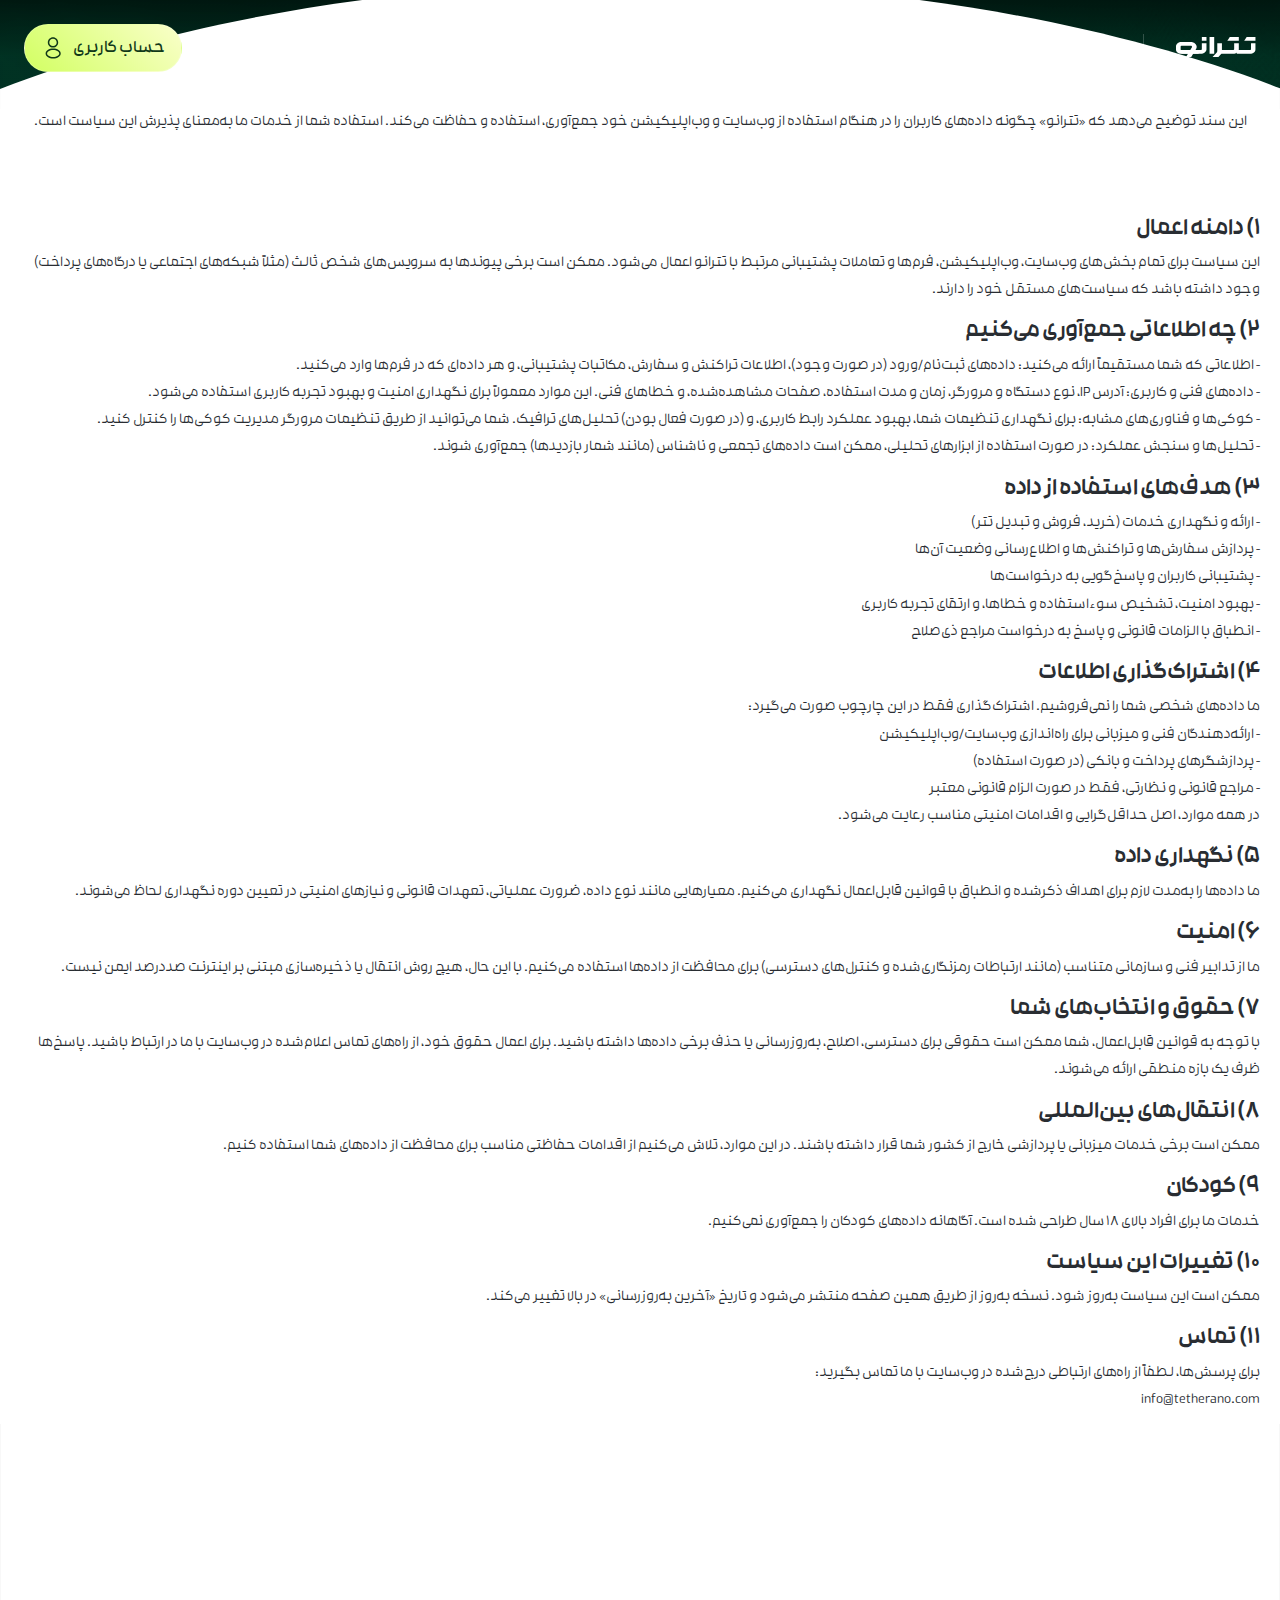
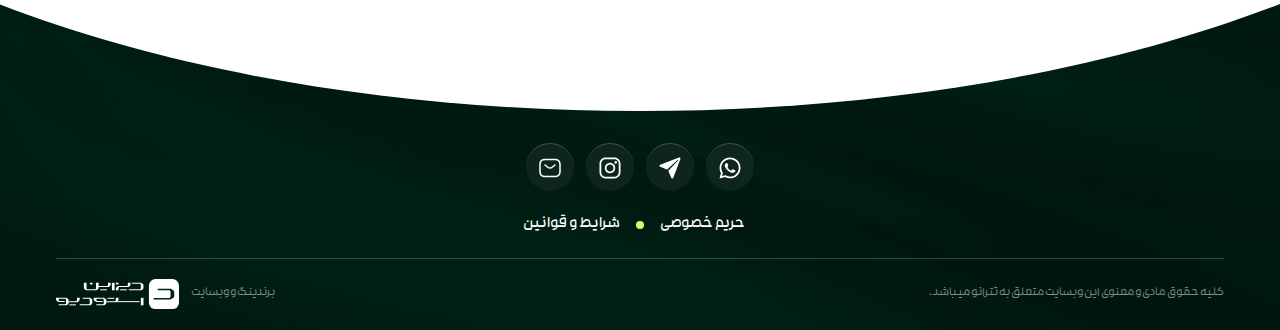
<file: terms-of-use.html>
<!DOCTYPE html><!--  This site was created in Webflow. https://webflow.com  --><!--  Last Published: Wed Feb 18 2026 20:09:01 GMT+0000 (Coordinated Universal Time)  -->
<html data-wf-page="6996182ada7de5859d131dcb" data-wf-site="6988456297e76a789392f6d9">
<head>
  <meta charset="utf-8">
  <title>شرایط استفاده</title>
  <meta content="width=device-width, initial-scale=1" name="viewport">
  <meta content="Webflow" name="generator">
  <link href="css/normalize.css" rel="stylesheet" type="text/css">
  <link href="css/webflow.css" rel="stylesheet" type="text/css">
  <link href="css/tetherano.webflow.css" rel="stylesheet" type="text/css">
  <script type="text/javascript">!function(o,c){var n=c.documentElement,t=" w-mod-";n.className+=t+"js",("ontouchstart"in o||o.DocumentTouch&&c instanceof DocumentTouch)&&(n.className+=t+"touch")}(window,document);</script>
  <link href="images/favicon.ico" rel="shortcut icon" type="image/x-icon">
  <link href="images/webclip.png" rel="apple-touch-icon">
  <link href="https://sabernoori.github.io/tetherano-landing/style.css" rel="stylesheet" type="text/css">
</head>
<body>
  <div class="page_wrapper">
    <nav class="navbar">
      <div class="navbar_wrapper">
        <div class="navbar_right">
          <div class="navbar_logo-holder is-desktop">
            <a href="index.html" class="w-inline-block"><img src="images/logo-white.svg" loading="lazy" alt="" class="navbar_logo"></a>
          </div>
          <div class="nav_button is-hamburger">
            <div class="button_text is-nav"></div>
            <div class="icon-24"><svg xmlns="http://www.w3.org/2000/svg" width="100%" viewbox="0 0 24 24" fill="none">
                <path d="M21 7.75H3C2.59 7.75 2.25 7.41 2.25 7C2.25 6.59 2.59 6.25 3 6.25H21C21.41 6.25 21.75 6.59 21.75 7C21.75 7.41 21.41 7.75 21 7.75Z" fill="currentColor"></path>
                <path d="M21 12.75H3C2.59 12.75 2.25 12.41 2.25 12C2.25 11.59 2.59 11.25 3 11.25H21C21.41 11.25 21.75 11.59 21.75 12C21.75 12.41 21.41 12.75 21 12.75Z" fill="currentColor"></path>
                <path d="M21 17.75H3C2.59 17.75 2.25 17.41 2.25 17C2.25 16.59 2.59 16.25 3 16.25H21C21.41 16.25 21.75 16.59 21.75 17C21.75 17.41 21.41 17.75 21 17.75Z" fill="currentColor"></path>
              </svg></div>
          </div>
          <a href="https://tetherano.com/#services" class="nav_menu-item w-inline-block">
            <div class="nav_menu-text">خدمات ما</div>
          </a>
          <a href="https://tetherano.com/#app" class="nav_menu-item w-inline-block">
            <div class="nav_menu-text">وب اپلیکیشن</div>
          </a>
          <a href="https://tetherano.com/#faq" class="nav_menu-item w-inline-block">
            <div class="nav_menu-text">سوالات متداول</div>
          </a>
          <a href="https://tetherano.com/#support" class="nav_menu-item w-inline-block">
            <div class="nav_menu-text">پشتیبانی</div>
          </a>
        </div>
        <div class="navbar_logo-holder is-mobile">
          <a href="index.html" class="w-inline-block"><img loading="lazy" src="images/logo-white.svg" alt="" class="navbar_logo"></a>
        </div>
        <div class="navbar_left">
          <a data-wf--navbar-button--variant="left-icon" href="#" class="nav_button is-gradient w-inline-block">
            <div class="button_text is-nav">حساب کاربری</div>
            <div class="icon-24"><svg xmlns="http://www.w3.org/2000/svg" width="100%" viewbox="0 0 24 24" fill="none">
                <path d="M12.1596 11.62C12.1296 11.62 12.1096 11.62 12.0796 11.62C12.0296 11.61 11.9596 11.61 11.8996 11.62C8.99957 11.53 6.80957 9.25 6.80957 6.44C6.80957 3.58 9.13957 1.25 11.9996 1.25C14.8596 1.25 17.1896 3.58 17.1896 6.44C17.1796 9.25 14.9796 11.53 12.1896 11.62C12.1796 11.62 12.1696 11.62 12.1596 11.62ZM11.9996 2.75C9.96957 2.75 8.30957 4.41 8.30957 6.44C8.30957 8.44 9.86957 10.05 11.8596 10.12C11.9096 10.11 12.0496 10.11 12.1796 10.12C14.1396 10.03 15.6796 8.42 15.6896 6.44C15.6896 4.41 14.0296 2.75 11.9996 2.75Z" fill="currentColor"></path>
                <path d="M12.1696 22.55C10.2096 22.55 8.23961 22.05 6.74961 21.05C5.35961 20.13 4.59961 18.87 4.59961 17.5C4.59961 16.13 5.35961 14.86 6.74961 13.93C9.74961 11.94 14.6096 11.94 17.5896 13.93C18.9696 14.85 19.7396 16.11 19.7396 17.48C19.7396 18.85 18.9796 20.12 17.5896 21.05C16.0896 22.05 14.1296 22.55 12.1696 22.55ZM7.57961 15.19C6.61961 15.83 6.09961 16.65 6.09961 17.51C6.09961 18.36 6.62961 19.18 7.57961 19.81C10.0696 21.48 14.2696 21.48 16.7596 19.81C17.7196 19.17 18.2396 18.35 18.2396 17.49C18.2396 16.64 17.7096 15.82 16.7596 15.19C14.2696 13.53 10.0696 13.53 7.57961 15.19Z" fill="currentColor"></path>
              </svg></div>
          </a>
        </div>
      </div>
    </nav>
    <main class="main_wrapper">
      <header class="section_privacy_hero">
        <div class="hero_content"><img src="images/arc-up-tablet3.svg" loading="lazy" alt="" class="arc-up is-tablet"><img src="images/arc-up-mob.svg" loading="lazy" alt="" class="arc-up is-mobile"><img src="images/arc-up.svg" loading="eager" alt="" class="arc-up is-desktop">
          <div class="privacy_hero-content">
            <h1 class="hero_heading">قوانین و شرایط استفاده</h1>
            <p class="hero_description">آخرین بروزرسانی: ۲۹ بهمن ۱۴۰۴</p>
          </div>
        </div>
      </header>
      <section class="section_services">
        <div class="global_container">
          <div>این سند توضیح می‌دهد که «تترانو» چگونه داده‌های کاربران را در هنگام استفاده از وب‌سایت و وب‌اپلیکیشن خود جمع‌آوری، استفاده و حفاظت می‌کند. استفاده شما از خدمات ما به‌معنای پذیرش این سیاست است.<br><br></div>
          <div>
            <div class="privacy_item">
              <h2 class="h3">۱) دامنه اعمال</h2>
              <p>این سیاست برای تمام بخش‌های وب‌سایت، وب‌اپلیکیشن، فرم‌ها و تعاملات پشتیبانی مرتبط با تترانو اعمال می‌شود. ممکن است برخی پیوندها به سرویس‌های شخص ثالث (مثلاً شبکه‌های اجتماعی یا درگاه‌های پرداخت) وجود داشته باشد که سیاست‌های مستقل خود را دارند.<br></p>
            </div>
            <div class="privacy_item">
              <h2 class="h3">۲) چه اطلاعاتی جمع‌آوری می‌کنیم</h2>
              <p>- اطلاعاتی که شما مستقیماً ارائه می‌کنید: داده‌های ثبت‌نام/ورود (در صورت وجود)، اطلاعات تراکنش و سفارش، مکاتبات پشتیبانی، و هر داده‌ای که در فرم‌ها وارد می‌کنید.<br>- داده‌های فنی و کاربری: آدرس IP، نوع دستگاه و مرورگر، زمان و مدت استفاده، صفحات مشاهده‌شده، و خطاهای فنی. این موارد معمولاً برای نگهداری امنیت و بهبود تجربه کاربری استفاده می‌شود.<br>- کوکی‌ها و فناوری‌های مشابه: برای نگهداری تنظیمات شما، بهبود عملکرد رابط کاربری، و (در صورت فعال بودن) تحلیل‌های ترافیک. شما می‌توانید از طریق تنظیمات مرورگر مدیریت کوکی‌ها را کنترل کنید.<br>- تحلیل‌ها و سنجش عملکرد: در صورت استفاده از ابزارهای تحلیلی، ممکن است داده‌های تجمعی و ناشناس (مانند شمار بازدیدها) جمع‌آوری شوند.</p>
            </div>
            <div class="privacy_item">
              <h2 class="h3">۳) هدف‌های استفاده از داده</h2>
              <p>- ارائه و نگهداری خدمات (خرید، فروش و تبدیل تتر)<br>- پردازش سفارش‌ها و تراکنش‌ها و اطلاع‌رسانی وضعیت آن‌ها<br>- پشتیبانی کاربران و پاسخ‌گویی به درخواست‌ها<br>- بهبود امنیت، تشخیص سوءاستفاده و خطاها، و ارتقای تجربه کاربری<br>- انطباق با الزامات قانونی و پاسخ به درخواست مراجع ذی‌صلاح</p>
            </div>
            <div class="privacy_item">
              <h2 class="h3">۴) اشتراک‌گذاری اطلاعات</h2>
              <p>ما داده‌های شخصی شما را نمی‌فروشیم. اشتراک‌گذاری فقط در این چارچوب صورت می‌گیرد:<br>- ارائه‌دهندگان فنی و میزبانی برای راه‌اندازی وب‌سایت/وب‌اپلیکیشن<br>- پردازشگرهای پرداخت و بانکی (در صورت استفاده)<br>- مراجع قانونی و نظارتی، فقط در صورت الزام قانونی معتبر<br>در همه موارد، اصل حداقل‌گرایی و اقدامات امنیتی مناسب رعایت می‌شود.</p>
            </div>
            <div class="privacy_item">
              <h2 class="h3">۵) نگهداری داده</h2>
              <p>ما داده‌ها را به‌مدت لازم برای اهداف ذکرشده و انطباق با قوانین قابل‌اعمال نگهداری می‌کنیم. معیارهایی مانند نوع داده، ضرورت عملیاتی، تعهدات قانونی و نیازهای امنیتی در تعیین دوره نگهداری لحاظ می‌شوند.<br></p>
            </div>
            <div class="privacy_item">
              <h2 class="h3">۶) امنیت</h2>
              <p>ما از تدابیر فنی و سازمانی متناسب (مانند ارتباطات رمزنگاری‌شده و کنترل‌های دسترسی) برای محافظت از داده‌ها استفاده می‌کنیم. با این حال، هیچ روش انتقال یا ذخیره‌سازی مبتنی بر اینترنت صددرصد ایمن نیست.<br></p>
            </div>
            <div class="privacy_item">
              <h2 class="h3">۷) حقوق و انتخاب‌های شما</h2>
              <p>با توجه به قوانین قابل‌اعمال، شما ممکن است حقوقی برای دسترسی، اصلاح، به‌روزرسانی یا حذف برخی داده‌ها داشته باشید. برای اعمال حقوق خود، از راه‌های تماس اعلام‌شده در وب‌سایت با ما در ارتباط باشید. پاسخ‌ها ظرف یک بازه منطقی ارائه می‌شوند.<br></p>
            </div>
            <div class="privacy_item">
              <h2 class="h3">۸) انتقال‌های بین‌المللی</h2>
              <p>ممکن است برخی خدمات میزبانی یا پردازشی خارج از کشور شما قرار داشته باشند. در این موارد، تلاش می‌کنیم از اقدامات حفاظتی مناسب برای محافظت از داده‌های شما استفاده کنیم.</p>
            </div>
            <div class="privacy_item">
              <h2 class="h3">۹) کودکان</h2>
              <p>خدمات ما برای افراد بالای ۱۸ سال طراحی شده است. آگاهانه داده‌های کودکان را جمع‌آوری نمی‌کنیم.</p>
            </div>
            <div class="privacy_item">
              <h2 class="h3">۱۰) تغییرات این سیاست</h2>
              <p>ممکن است این سیاست به‌روز شود. نسخه به‌روز از طریق همین صفحه منتشر می‌شود و تاریخ «آخرین به‌روزرسانی» در بالا تغییر می‌کند.</p>
            </div>
            <div class="privacy_item">
              <h2 class="h3">۱۱) تماس</h2>
              <p>برای پرسش‌ها، لطفاً از راه‌های ارتباطی درج‌شده در وب‌سایت با ما تماس بگیرید: <br>info@tetherano.com</p>
            </div>
          </div>
        </div>
      </section>
      <footer data-wf--footer--variant="base" class="footer is-new"><img loading="eager" src="images/empty-desktop_footer-arc.svg" alt="" class="footer-arc-desktop"><img loading="lazy" src="images/empty-footer-arc-tablet.svg" alt="" class="footer-arc-tablet"><img loading="lazy" src="images/empty-footer-arc-mobile.svg" alt="" class="footer-arc-mobile">
        <div class="footer_content">
          <div class="footer_socials-list">
            <a href="#" class="footer_social w-inline-block">
              <div class="icon-24"><svg xmlns="http://www.w3.org/2000/svg" width="100%" viewbox="0 0 24 24" fill="none">
                  <path fill-rule="evenodd" clip-rule="evenodd" d="M19.4405 4.55161C18.4697 3.58039 17.3165 2.81077 16.0471 2.28706C14.7777 1.76334 13.4172 1.49587 12.0441 1.50005C6.28125 1.50005 1.59 6.16786 1.58766 11.9063C1.58511 13.7335 2.06676 15.5288 2.98359 17.1094L1.5 22.5L7.04297 21.053C8.57729 21.8842 10.2948 22.3193 12.0398 22.3186H12.0441C17.8064 22.3186 22.4972 17.6504 22.5 11.9124C22.5035 10.5439 22.2348 9.18839 21.7095 7.92471C21.1843 6.66103 20.413 5.51442 19.4405 4.55161ZM12.0441 20.5622H12.0403C10.4847 20.5627 8.95739 20.1464 7.61719 19.3566L7.29984 19.1691L4.01062 20.0279L4.88859 16.8361L4.68187 16.508C3.81206 15.1309 3.35121 13.5351 3.35297 11.9063C3.35297 7.1377 7.25344 3.25786 12.0473 3.25786C14.347 3.25375 16.5542 4.16327 18.1833 5.78636C19.8125 7.40944 20.7302 9.61318 20.7347 11.9129C20.7328 16.6819 16.8342 20.5622 12.0441 20.5622ZM16.8108 14.0846C16.5497 13.9543 15.2639 13.3252 15.0258 13.2385C14.7877 13.1518 14.6119 13.1082 14.438 13.3688C14.2641 13.6294 13.763 14.2126 13.6106 14.3883C13.4583 14.5641 13.3059 14.5833 13.0448 14.453C12.7838 14.3227 11.9414 14.0485 10.9434 13.1625C10.1667 12.473 9.64266 11.6218 9.49031 11.3616C9.33797 11.1015 9.47391 10.9604 9.60469 10.831C9.72234 10.7143 9.86578 10.5272 9.99656 10.3754C10.1273 10.2235 10.1709 10.1147 10.2577 9.9413C10.3444 9.76786 10.3012 9.61599 10.2361 9.48614C10.1709 9.3563 9.64828 8.07614 9.43078 7.55536C9.21844 7.04817 9.00328 7.11708 8.84297 7.10911C8.69062 7.10161 8.51484 7.09974 8.34188 7.09974C8.20965 7.10318 8.07955 7.13384 7.9597 7.18981C7.83985 7.24579 7.73283 7.32586 7.64531 7.42505C7.40578 7.68567 6.73078 8.31567 6.73078 9.59442C6.73078 10.8732 7.66828 12.1107 7.79766 12.2841C7.92703 12.4575 9.63984 15.084 12.2606 16.2104C12.7473 16.4188 13.2445 16.6015 13.7503 16.7579C14.3761 16.9557 14.9456 16.928 15.3956 16.861C15.8977 16.7865 16.9425 16.2319 17.1595 15.6244C17.3766 15.0169 17.377 14.4966 17.3119 14.3883C17.2467 14.2801 17.0723 14.2144 16.8108 14.0846Z" fill="currentColor"></path>
                </svg></div>
            </a>
            <a href="https://t.me/tetherano" target="_blank" class="footer_social w-inline-block">
              <div class="icon-24"><svg xmlns="http://www.w3.org/2000/svg" width="100%" viewbox="0 0 24 24" fill="none">
                  <path d="M22.1721 1.83039C22.0187 1.67706 21.8243 1.57132 21.6122 1.52591C21.4002 1.4805 21.1795 1.49736 20.9768 1.57445L2.22539 8.67179H2.22164C2.00543 8.75495 1.82017 8.90282 1.69114 9.09521C1.56212 9.2876 1.49564 9.51512 1.50076 9.74671C1.50589 9.9783 1.58239 10.2027 1.7198 10.3891C1.85721 10.5756 2.04884 10.7152 2.26851 10.7887L2.28773 10.7948L8.72367 13.543C8.8492 13.5812 8.98253 13.5857 9.11035 13.5561C9.23817 13.5266 9.35601 13.4641 9.45211 13.3748L19.7815 3.74992C19.8123 3.71914 19.8488 3.69473 19.889 3.67807C19.9292 3.66141 19.9723 3.65284 20.0159 3.65284C20.0594 3.65284 20.1025 3.66141 20.1427 3.67807C20.1829 3.69473 20.2195 3.71914 20.2502 3.74992C20.281 3.7807 20.3054 3.81724 20.3221 3.85745C20.3387 3.89767 20.3473 3.94077 20.3473 3.9843C20.3473 4.02782 20.3387 4.07093 20.3221 4.11114C20.3054 4.15135 20.281 4.18789 20.2502 4.21867L10.6249 14.5434C10.5356 14.6394 10.4731 14.7573 10.4435 14.8851C10.414 15.0129 10.4185 15.1463 10.4566 15.2718L13.2059 21.7115C13.2087 21.7208 13.2115 21.7293 13.2148 21.7382C13.3648 22.1727 13.7444 22.4793 14.2034 22.4999H14.2502C14.4819 22.5012 14.7086 22.4328 14.9009 22.3036C15.0932 22.1743 15.2421 21.9902 15.3284 21.7752L22.4248 3.02898C22.503 2.82615 22.5207 2.605 22.4759 2.39229C22.431 2.17957 22.3255 1.98441 22.1721 1.83039Z" fill="currentColor"></path>
                </svg></div>
            </a>
            <a href="https://instagram.com/tetherano" target="_blank" class="footer_social w-inline-block">
              <div class="icon-24"><svg xmlns="http://www.w3.org/2000/svg" width="100%" viewbox="0 0 24 24" fill="none">
                  <path d="M16.3748 3.24984C17.5342 3.25331 18.6451 3.71539 19.4648 4.53517C20.2846 5.35495 20.7467 6.46582 20.7502 7.62516V16.3748C20.7467 17.5342 20.2846 18.6451 19.4648 19.4648C18.6451 20.2846 17.5342 20.7467 16.3748 20.7502H7.62516C6.46582 20.7467 5.35495 20.2846 4.53517 19.4648C3.71539 18.6451 3.25331 17.5342 3.24984 16.3748V7.62516C3.25331 6.46582 3.71539 5.35495 4.53517 4.53517C5.35495 3.71539 6.46582 3.25331 7.62516 3.24984H16.3748ZM16.3748 1.5H7.62516C4.25625 1.5 1.5 4.25625 1.5 7.62516V16.3748C1.5 19.7437 4.25625 22.5 7.62516 22.5H16.3748C19.7437 22.5 22.5 19.7437 22.5 16.3748V7.62516C22.5 4.25625 19.7437 1.5 16.3748 1.5Z" fill="currentColor"></path>
                  <path d="M17.6875 7.625C17.4279 7.625 17.1742 7.54802 16.9583 7.4038C16.7425 7.25958 16.5742 7.0546 16.4749 6.81477C16.3756 6.57494 16.3496 6.31104 16.4002 6.05644C16.4509 5.80184 16.5759 5.56798 16.7594 5.38442C16.943 5.20087 17.1768 5.07586 17.4314 5.02522C17.686 4.97458 17.9499 5.00057 18.1898 5.09991C18.4296 5.19925 18.6346 5.36747 18.7788 5.58331C18.923 5.79915 19 6.05291 19 6.3125C19.0004 6.48496 18.9667 6.6558 18.9008 6.81521C18.835 6.97462 18.7384 7.11945 18.6164 7.2414C18.4945 7.36335 18.3496 7.46002 18.1902 7.52584C18.0308 7.59167 17.86 7.62537 17.6875 7.625Z" fill="currentColor"></path>
                  <path d="M12 8.49984C12.6923 8.49984 13.369 8.70512 13.9446 9.08973C14.5202 9.47433 14.9688 10.021 15.2337 10.6605C15.4986 11.3001 15.568 12.0039 15.4329 12.6828C15.2978 13.3618 14.9645 13.9855 14.475 14.475C13.9855 14.9645 13.3618 15.2978 12.6828 15.4329C12.0039 15.568 11.3001 15.4986 10.6605 15.2337C10.021 14.9688 9.47433 14.5202 9.08973 13.9446C8.70513 13.369 8.49985 12.6923 8.49985 12C8.50084 11.072 8.86992 10.1823 9.52611 9.52611C10.1823 8.86992 11.072 8.50084 12 8.49984ZM12 6.75C10.9616 6.75 9.94662 7.05791 9.08326 7.63478C8.2199 8.21166 7.54699 9.0316 7.14963 9.99091C6.75227 10.9502 6.64831 12.0058 6.85088 13.0242C7.05345 14.0426 7.55347 14.9781 8.28769 15.7123C9.02192 16.4465 9.95738 16.9466 10.9758 17.1491C11.9942 17.3517 13.0498 17.2477 14.0091 16.8504C14.9684 16.453 15.7883 15.7801 16.3652 14.9167C16.9421 14.0534 17.25 13.0384 17.25 12C17.25 10.6076 16.6969 9.27226 15.7123 8.28769C14.7277 7.30312 13.3924 6.75 12 6.75Z" fill="currentColor"></path>
                </svg></div>
            </a>
            <a href="mailto:info@tetherano.com" class="footer_social w-inline-block">
              <div class="icon-24"><svg xmlns="http://www.w3.org/2000/svg" width="100%" viewbox="0 0 24 24" fill="none">
                  <path d="M17 21.25H7C3.35 21.25 1.25 19.15 1.25 15.5V8.5C1.25 4.85 3.35 2.75 7 2.75H17C20.65 2.75 22.75 4.85 22.75 8.5V15.5C22.75 19.15 20.65 21.25 17 21.25ZM7 4.25C4.14 4.25 2.75 5.64 2.75 8.5V15.5C2.75 18.36 4.14 19.75 7 19.75H17C19.86 19.75 21.25 18.36 21.25 15.5V8.5C21.25 5.64 19.86 4.25 17 4.25H7Z" fill="currentColor"></path>
                  <path d="M11.9998 12.87C11.1598 12.87 10.3098 12.61 9.65978 12.08L6.52978 9.57997C6.20978 9.31997 6.14978 8.84997 6.40978 8.52997C6.66978 8.20997 7.13978 8.14997 7.45978 8.40997L10.5898 10.91C11.3498 11.52 12.6398 11.52 13.3998 10.91L16.5298 8.40997C16.8498 8.14997 17.3298 8.19997 17.5798 8.52997C17.8398 8.84997 17.7898 9.32997 17.4598 9.57997L14.3298 12.08C13.6898 12.61 12.8398 12.87 11.9998 12.87Z" fill="currentColor"></path>
                </svg></div>
            </a>
          </div>
          <div class="footer_links-list">
            <a href="privacy-policy.html" class="footer_link-holder is-privacy w-inline-block">
              <div class="footer_text-link is-dark">حریم خصوصی</div>
            </a>
            <div class="footer_dot is-dark"></div>
            <a href="terms-of-use.html" aria-current="page" class="footer_link-holder w-inline-block w--current">
              <div class="footer_text-link is-dark">شرایط و قوانین</div>
            </a>
          </div>
          <div class="footer_line"></div>
          <div class="footer_copyright-row">
            <div class="footer_copyright">کلیه حقوق مادی و معنوی این وبسایت متعلق به تترانو میباشد.</div>
            <div class="footer_designer">
              <div class="footer_copyright">برندینگ و وبسایت</div>
              <a href="http://dizayn.ir/" target="_blank" class="w-inline-block"><img loading="lazy" src="images/designer.svg" alt="" class="footer_designer-logo"></a>
            </div>
          </div>
        </div>
      </footer>
      <div class="mob-menu">
        <div class="overlay"></div>
        <div class="mob-menu_wrapper">
          <div class="mob-menu_holder">
            <div class="mob-menu_logo-wrapper">
              <a href="index.html" class="w-inline-block"><img src="images/logo-full-black.svg" loading="lazy" alt="Tetherano Logo" class="mob-menu_logo"></a>
            </div>
            <div class="mob-menu_list">
              <a href="index.html" class="mob-menu_link-item w-inline-block">
                <div>صفحه نخست</div>
                <div class="icon-24 is-green"><svg xmlns="http://www.w3.org/2000/svg" width="100%" viewbox="0 0 24 24" fill="none">
                    <g id="Iconly/Light/Arrow - Left 2">
                      <g id="Arrow - Left 2">
                        <path id="Stroke 1" d="M15.5 19L8.5 12L15.5 5" stroke="currentColor" stroke-width="1.5" stroke-linecap="round" stroke-linejoin="round"></path>
                      </g>
                    </g>
                  </svg></div>
              </a>
              <a href="https://tetherano.com/#services" class="mob-menu_link-item w-inline-block">
                <div>خدمات ما</div>
                <div class="icon-24 is-green"><svg xmlns="http://www.w3.org/2000/svg" width="100%" viewbox="0 0 24 24" fill="none">
                    <g id="Iconly/Light/Arrow - Left 2">
                      <g id="Arrow - Left 2">
                        <path id="Stroke 1" d="M15.5 19L8.5 12L15.5 5" stroke="currentColor" stroke-width="1.5" stroke-linecap="round" stroke-linejoin="round"></path>
                      </g>
                    </g>
                  </svg></div>
              </a>
              <a href="https://tetherano.com/#app" class="mob-menu_link-item w-inline-block">
                <div>وب اپلیکیشن</div>
                <div class="icon-24 is-green"><svg xmlns="http://www.w3.org/2000/svg" width="100%" viewbox="0 0 24 24" fill="none">
                    <g id="Iconly/Light/Arrow - Left 2">
                      <g id="Arrow - Left 2">
                        <path id="Stroke 1" d="M15.5 19L8.5 12L15.5 5" stroke="currentColor" stroke-width="1.5" stroke-linecap="round" stroke-linejoin="round"></path>
                      </g>
                    </g>
                  </svg></div>
              </a>
              <a href="https://tetherano.com/#faq" class="mob-menu_link-item w-inline-block">
                <div>سوالات متداول</div>
                <div class="icon-24 is-green"><svg xmlns="http://www.w3.org/2000/svg" width="100%" viewbox="0 0 24 24" fill="none">
                    <g id="Iconly/Light/Arrow - Left 2">
                      <g id="Arrow - Left 2">
                        <path id="Stroke 1" d="M15.5 19L8.5 12L15.5 5" stroke="currentColor" stroke-width="1.5" stroke-linecap="round" stroke-linejoin="round"></path>
                      </g>
                    </g>
                  </svg></div>
              </a>
              <a href="https://tetherano.com/#support" class="mob-menu_link-item w-inline-block">
                <div>پشتیبانی</div>
                <div class="icon-24 is-green"><svg xmlns="http://www.w3.org/2000/svg" width="100%" viewbox="0 0 24 24" fill="none">
                    <g id="Iconly/Light/Arrow - Left 2">
                      <g id="Arrow - Left 2">
                        <path id="Stroke 1" d="M15.5 19L8.5 12L15.5 5" stroke="currentColor" stroke-width="1.5" stroke-linecap="round" stroke-linejoin="round"></path>
                      </g>
                    </g>
                  </svg></div>
              </a>
            </div>
            <div class="mob-menu_close-btn">
              <div class="icon-20"><svg xmlns="http://www.w3.org/2000/svg" width="100%" viewbox="0 0 24 24" fill="none">
                  <path d="M17.25 17.25L6.75 6.75M17.25 6.75L6.75 17.25" stroke="currentColor" stroke-width="1.5" stroke-linecap="round" stroke-linejoin="round"></path>
                </svg></div>
            </div>
          </div>
        </div>
      </div>
    </main>
  </div>
  <script src="https://d3e54v103j8qbb.cloudfront.net/js/jquery-3.5.1.min.dc5e7f18c8.js?site=6988456297e76a789392f6d9" type="text/javascript" integrity="sha256-9/aliU8dGd2tb6OSsuzixeV4y/faTqgFtohetphbbj0=" crossorigin="anonymous"></script>
  <script src="js/webflow.js" type="text/javascript"></script>
  <script type="module" src="https://sabernoori.github.io/tetherano-landing/script.js"></script>
</body>
</html>
</file>
<file: css/webflow.css>
@font-face {
  font-family: 'webflow-icons';
  src: url("[data-uri]") format('truetype');
  font-weight: normal;
  font-style: normal;
}
[class^="w-icon-"],
[class*=" w-icon-"] {
  /* use !important to prevent issues with browser extensions that change fonts */
  font-family: 'webflow-icons' !important;
  speak: none;
  font-style: normal;
  font-weight: normal;
  font-variant: normal;
  text-transform: none;
  line-height: 1;
  /* Better Font Rendering =========== */
  -webkit-font-smoothing: antialiased;
  -moz-osx-font-smoothing: grayscale;
}
.w-icon-slider-right:before {
  content: "\e600";
}
.w-icon-slider-left:before {
  content: "\e601";
}
.w-icon-nav-menu:before {
  content: "\e602";
}
.w-icon-arrow-down:before,
.w-icon-dropdown-toggle:before {
  content: "\e603";
}
.w-icon-file-upload-remove:before {
  content: "\e900";
}
.w-icon-file-upload-icon:before {
  content: "\e903";
}
* {
  -webkit-box-sizing: border-box;
  -moz-box-sizing: border-box;
  box-sizing: border-box;
}
html {
  height: 100%;
}
body {
  margin: 0;
  min-height: 100%;
  background-color: #fff;
  font-family: Arial, sans-serif;
  font-size: 14px;
  line-height: 20px;
  color: #333;
}
img {
  max-width: 100%;
  vertical-align: middle;
  display: inline-block;
}
html.w-mod-touch * {
  background-attachment: scroll !important;
}
.w-block {
  display: block;
}
.w-inline-block {
  max-width: 100%;
  display: inline-block;
}
.w-clearfix:before,
.w-clearfix:after {
  content: " ";
  display: table;
  grid-column-start: 1;
  grid-row-start: 1;
  grid-column-end: 2;
  grid-row-end: 2;
}
.w-clearfix:after {
  clear: both;
}
.w-hidden {
  display: none;
}
.w-button {
  display: inline-block;
  padding: 9px 15px;
  background-color: #3898EC;
  color: white;
  border: 0;
  line-height: inherit;
  text-decoration: none;
  cursor: pointer;
  border-radius: 0;
}
input.w-button {
  -webkit-appearance: button;
}
html[data-w-dynpage] [data-w-cloak] {
  color: transparent !important;
}
.w-code-block {
  margin: unset;
}
pre.w-code-block code {
  all: inherit;
}
.w-optimization {
  display: contents;
}
.w-webflow-badge,
.w-webflow-badge > img {
  box-sizing: unset;
  width: unset;
  height: unset;
  max-height: unset;
  max-width: unset;
  min-height: unset;
  min-width: unset;
  margin: unset;
  padding: unset;
  float: unset;
  clear: unset;
  border: unset;
  border-radius: unset;
  background: unset;
  background-image: unset;
  background-position: unset;
  background-size: unset;
  background-repeat: unset;
  background-origin: unset;
  background-clip: unset;
  background-attachment: unset;
  background-color: unset;
  box-shadow: unset;
  transform: unset;
  transition: unset;
  direction: unset;
  font-family: unset;
  font-weight: unset;
  color: unset;
  font-size: unset;
  line-height: unset;
  font-style: unset;
  font-variant: unset;
  text-align: unset;
  letter-spacing: unset;
  text-decoration: unset;
  text-indent: unset;
  text-transform: unset;
  list-style-type: unset;
  text-shadow: unset;
  vertical-align: unset;
  cursor: unset;
  white-space: unset;
  word-break: unset;
  word-spacing: unset;
  word-wrap: unset;
}
.w-webflow-badge {
  position: fixed !important;
  display: inline-block !important;
  visibility: visible !important;
  opacity: 1 !important;
  z-index: 2147483647 !important;
  top: auto !important;
  right: 12px !important;
  bottom: 12px !important;
  left: auto !important;
  color: #aaadb0 !important;
  background-color: #fff !important;
  border-radius: 3px !important;
  padding: 6px !important;
  font-size: 12px !important;
  line-height: 14px !important;
  text-decoration: none !important;
  transform: none !important;
  margin: 0 !important;
  width: auto !important;
  height: auto !important;
  overflow: unset !important;
  white-space: nowrap;
  box-shadow: 0 0 0 1px rgba(0, 0, 0, 0.1), 0px 1px 3px rgba(0, 0, 0, 0.1);
  cursor: pointer;
}
.w-webflow-badge > img {
  position: unset;
  display: inline-block !important;
  visibility: unset !important;
  opacity: 1 !important;
  vertical-align: middle !important;
}
h1,
h2,
h3,
h4,
h5,
h6 {
  font-weight: bold;
  margin-bottom: 10px;
}
h1 {
  font-size: 38px;
  line-height: 44px;
  margin-top: 20px;
}
h2 {
  font-size: 32px;
  line-height: 36px;
  margin-top: 20px;
}
h3 {
  font-size: 24px;
  line-height: 30px;
  margin-top: 20px;
}
h4 {
  font-size: 18px;
  line-height: 24px;
  margin-top: 10px;
}
h5 {
  font-size: 14px;
  line-height: 20px;
  margin-top: 10px;
}
h6 {
  font-size: 12px;
  line-height: 18px;
  margin-top: 10px;
}
p {
  margin-top: 0;
  margin-bottom: 10px;
}
blockquote {
  margin: 0 0 10px 0;
  padding: 10px 20px;
  border-left: 5px solid #E2E2E2;
  font-size: 18px;
  line-height: 22px;
}
figure {
  margin: 0;
  margin-bottom: 10px;
}
figcaption {
  margin-top: 5px;
  text-align: center;
}
ul,
ol {
  margin-top: 0px;
  margin-bottom: 10px;
  padding-left: 40px;
}
.w-list-unstyled {
  padding-left: 0;
  list-style: none;
}
.w-embed:before,
.w-embed:after {
  content: " ";
  display: table;
  grid-column-start: 1;
  grid-row-start: 1;
  grid-column-end: 2;
  grid-row-end: 2;
}
.w-embed:after {
  clear: both;
}
.w-video {
  width: 100%;
  position: relative;
  padding: 0;
}
.w-video iframe,
.w-video object,
.w-video embed {
  position: absolute;
  top: 0;
  left: 0;
  width: 100%;
  height: 100%;
  border: none;
}
fieldset {
  padding: 0;
  margin: 0;
  border: 0;
}
button,
[type='button'],
[type='reset'] {
  border: 0;
  cursor: pointer;
  -webkit-appearance: button;
}
.w-form {
  margin: 0 0 15px;
}
.w-form-done {
  display: none;
  padding: 20px;
  text-align: center;
  background-color: #dddddd;
}
.w-form-fail {
  display: none;
  margin-top: 10px;
  padding: 10px;
  background-color: #ffdede;
}
label {
  display: block;
  margin-bottom: 5px;
  font-weight: bold;
}
.w-input,
.w-select {
  display: block;
  width: 100%;
  height: 38px;
  padding: 8px 12px;
  margin-bottom: 10px;
  font-size: 14px;
  line-height: 1.42857143;
  color: #333333;
  vertical-align: middle;
  background-color: #ffffff;
  border: 1px solid #cccccc;
}
.w-input::placeholder,
.w-select::placeholder {
  color: #999;
}
.w-input:focus,
.w-select:focus {
  border-color: #3898EC;
  outline: 0;
}
.w-input[disabled],
.w-select[disabled],
.w-input[readonly],
.w-select[readonly],
fieldset[disabled] .w-input,
fieldset[disabled] .w-select {
  cursor: not-allowed;
}
.w-input[disabled]:not(.w-input-disabled),
.w-select[disabled]:not(.w-input-disabled),
.w-input[readonly],
.w-select[readonly],
fieldset[disabled]:not(.w-input-disabled) .w-input,
fieldset[disabled]:not(.w-input-disabled) .w-select {
  background-color: #eeeeee;
}
textarea.w-input,
textarea.w-select {
  height: auto;
}
.w-select {
  background-color: #f3f3f3;
}
.w-select[multiple] {
  height: auto;
}
.w-form-label {
  display: inline-block;
  cursor: pointer;
  font-weight: normal;
  margin-bottom: 0px;
}
.w-radio {
  display: block;
  margin-bottom: 5px;
  padding-left: 20px;
}
.w-radio:before,
.w-radio:after {
  content: " ";
  display: table;
  grid-column-start: 1;
  grid-row-start: 1;
  grid-column-end: 2;
  grid-row-end: 2;
}
.w-radio:after {
  clear: both;
}
.w-radio-input {
  margin: 4px 0 0;
  line-height: normal;
  float: left;
  margin-left: -20px;
}
.w-radio-input {
  margin-top: 3px;
}
.w-file-upload {
  display: block;
  margin-bottom: 10px;
}
.w-file-upload-input {
  width: 0.1px;
  height: 0.1px;
  opacity: 0;
  overflow: hidden;
  position: absolute;
  z-index: -100;
}
.w-file-upload-default,
.w-file-upload-uploading,
.w-file-upload-success {
  display: inline-block;
  color: #333333;
}
.w-file-upload-error {
  display: block;
  margin-top: 10px;
}
.w-file-upload-default.w-hidden,
.w-file-upload-uploading.w-hidden,
.w-file-upload-error.w-hidden,
.w-file-upload-success.w-hidden {
  display: none;
}
.w-file-upload-uploading-btn {
  display: flex;
  font-size: 14px;
  font-weight: normal;
  cursor: pointer;
  margin: 0;
  padding: 8px 12px;
  border: 1px solid #cccccc;
  background-color: #fafafa;
}
.w-file-upload-file {
  display: flex;
  flex-grow: 1;
  justify-content: space-between;
  margin: 0;
  padding: 8px 9px 8px 11px;
  border: 1px solid #cccccc;
  background-color: #fafafa;
}
.w-file-upload-file-name {
  font-size: 14px;
  font-weight: normal;
  display: block;
}
.w-file-remove-link {
  margin-top: 3px;
  margin-left: 10px;
  width: auto;
  height: auto;
  padding: 3px;
  display: block;
  cursor: pointer;
}
.w-icon-file-upload-remove {
  margin: auto;
  font-size: 10px;
}
.w-file-upload-error-msg {
  display: inline-block;
  color: #ea384c;
  padding: 2px 0;
}
.w-file-upload-info {
  display: inline-block;
  line-height: 38px;
  padding: 0 12px;
}
.w-file-upload-label {
  display: inline-block;
  font-size: 14px;
  font-weight: normal;
  cursor: pointer;
  margin: 0;
  padding: 8px 12px;
  border: 1px solid #cccccc;
  background-color: #fafafa;
}
.w-icon-file-upload-icon,
.w-icon-file-upload-uploading {
  display: inline-block;
  margin-right: 8px;
  width: 20px;
}
.w-icon-file-upload-uploading {
  height: 20px;
}
.w-container {
  margin-left: auto;
  margin-right: auto;
  max-width: 940px;
}
.w-container:before,
.w-container:after {
  content: " ";
  display: table;
  grid-column-start: 1;
  grid-row-start: 1;
  grid-column-end: 2;
  grid-row-end: 2;
}
.w-container:after {
  clear: both;
}
.w-container .w-row {
  margin-left: -10px;
  margin-right: -10px;
}
.w-row:before,
.w-row:after {
  content: " ";
  display: table;
  grid-column-start: 1;
  grid-row-start: 1;
  grid-column-end: 2;
  grid-row-end: 2;
}
.w-row:after {
  clear: both;
}
.w-row .w-row {
  margin-left: 0;
  margin-right: 0;
}
.w-col {
  position: relative;
  float: left;
  width: 100%;
  min-height: 1px;
  padding-left: 10px;
  padding-right: 10px;
}
.w-col .w-col {
  padding-left: 0;
  padding-right: 0;
}
.w-col-1 {
  width: 8.33333333%;
}
.w-col-2 {
  width: 16.66666667%;
}
.w-col-3 {
  width: 25%;
}
.w-col-4 {
  width: 33.33333333%;
}
.w-col-5 {
  width: 41.66666667%;
}
.w-col-6 {
  width: 50%;
}
.w-col-7 {
  width: 58.33333333%;
}
.w-col-8 {
  width: 66.66666667%;
}
.w-col-9 {
  width: 75%;
}
.w-col-10 {
  width: 83.33333333%;
}
.w-col-11 {
  width: 91.66666667%;
}
.w-col-12 {
  width: 100%;
}
.w-hidden-main {
  display: none !important;
}
@media screen and (max-width: 991px) {
  .w-container {
    max-width: 728px;
  }
  .w-hidden-main {
    display: inherit !important;
  }
  .w-hidden-medium {
    display: none !important;
  }
  .w-col-medium-1 {
    width: 8.33333333%;
  }
  .w-col-medium-2 {
    width: 16.66666667%;
  }
  .w-col-medium-3 {
    width: 25%;
  }
  .w-col-medium-4 {
    width: 33.33333333%;
  }
  .w-col-medium-5 {
    width: 41.66666667%;
  }
  .w-col-medium-6 {
    width: 50%;
  }
  .w-col-medium-7 {
    width: 58.33333333%;
  }
  .w-col-medium-8 {
    width: 66.66666667%;
  }
  .w-col-medium-9 {
    width: 75%;
  }
  .w-col-medium-10 {
    width: 83.33333333%;
  }
  .w-col-medium-11 {
    width: 91.66666667%;
  }
  .w-col-medium-12 {
    width: 100%;
  }
  .w-col-stack {
    width: 100%;
    left: auto;
    right: auto;
  }
}
@media screen and (max-width: 767px) {
  .w-hidden-main {
    display: inherit !important;
  }
  .w-hidden-medium {
    display: inherit !important;
  }
  .w-hidden-small {
    display: none !important;
  }
  .w-row,
  .w-container .w-row {
    margin-left: 0;
    margin-right: 0;
  }
  .w-col {
    width: 100%;
    left: auto;
    right: auto;
  }
  .w-col-small-1 {
    width: 8.33333333%;
  }
  .w-col-small-2 {
    width: 16.66666667%;
  }
  .w-col-small-3 {
    width: 25%;
  }
  .w-col-small-4 {
    width: 33.33333333%;
  }
  .w-col-small-5 {
    width: 41.66666667%;
  }
  .w-col-small-6 {
    width: 50%;
  }
  .w-col-small-7 {
    width: 58.33333333%;
  }
  .w-col-small-8 {
    width: 66.66666667%;
  }
  .w-col-small-9 {
    width: 75%;
  }
  .w-col-small-10 {
    width: 83.33333333%;
  }
  .w-col-small-11 {
    width: 91.66666667%;
  }
  .w-col-small-12 {
    width: 100%;
  }
}
@media screen and (max-width: 479px) {
  .w-container {
    max-width: none;
  }
  .w-hidden-main {
    display: inherit !important;
  }
  .w-hidden-medium {
    display: inherit !important;
  }
  .w-hidden-small {
    display: inherit !important;
  }
  .w-hidden-tiny {
    display: none !important;
  }
  .w-col {
    width: 100%;
  }
  .w-col-tiny-1 {
    width: 8.33333333%;
  }
  .w-col-tiny-2 {
    width: 16.66666667%;
  }
  .w-col-tiny-3 {
    width: 25%;
  }
  .w-col-tiny-4 {
    width: 33.33333333%;
  }
  .w-col-tiny-5 {
    width: 41.66666667%;
  }
  .w-col-tiny-6 {
    width: 50%;
  }
  .w-col-tiny-7 {
    width: 58.33333333%;
  }
  .w-col-tiny-8 {
    width: 66.66666667%;
  }
  .w-col-tiny-9 {
    width: 75%;
  }
  .w-col-tiny-10 {
    width: 83.33333333%;
  }
  .w-col-tiny-11 {
    width: 91.66666667%;
  }
  .w-col-tiny-12 {
    width: 100%;
  }
}
.w-widget {
  position: relative;
}
.w-widget-map {
  width: 100%;
  height: 400px;
}
.w-widget-map label {
  width: auto;
  display: inline;
}
.w-widget-map img {
  max-width: inherit;
}
.w-widget-map .gm-style-iw {
  text-align: center;
}
.w-widget-map .gm-style-iw > button {
  display: none !important;
}
.w-widget-twitter {
  overflow: hidden;
}
.w-widget-twitter-count-shim {
  display: inline-block;
  vertical-align: top;
  position: relative;
  width: 28px;
  height: 20px;
  text-align: center;
  background: white;
  border: #758696 solid 1px;
  border-radius: 3px;
}
.w-widget-twitter-count-shim * {
  pointer-events: none;
  user-select: none;
}
.w-widget-twitter-count-shim .w-widget-twitter-count-inner {
  position: relative;
  font-size: 15px;
  line-height: 12px;
  text-align: center;
  color: #999;
  font-family: serif;
}
.w-widget-twitter-count-shim .w-widget-twitter-count-clear {
  position: relative;
  display: block;
}
.w-widget-twitter-count-shim.w--large {
  width: 36px;
  height: 28px;
}
.w-widget-twitter-count-shim.w--large .w-widget-twitter-count-inner {
  font-size: 18px;
  line-height: 18px;
}
.w-widget-twitter-count-shim:not(.w--vertical) {
  margin-left: 5px;
  margin-right: 8px;
}
.w-widget-twitter-count-shim:not(.w--vertical).w--large {
  margin-left: 6px;
}
.w-widget-twitter-count-shim:not(.w--vertical):before,
.w-widget-twitter-count-shim:not(.w--vertical):after {
  top: 50%;
  left: 0;
  border: solid transparent;
  content: ' ';
  height: 0;
  width: 0;
  position: absolute;
  pointer-events: none;
}
.w-widget-twitter-count-shim:not(.w--vertical):before {
  border-color: rgba(117, 134, 150, 0);
  border-right-color: #5d6c7b;
  border-width: 4px;
  margin-left: -9px;
  margin-top: -4px;
}
.w-widget-twitter-count-shim:not(.w--vertical).w--large:before {
  border-width: 5px;
  margin-left: -10px;
  margin-top: -5px;
}
.w-widget-twitter-count-shim:not(.w--vertical):after {
  border-color: rgba(255, 255, 255, 0);
  border-right-color: white;
  border-width: 4px;
  margin-left: -8px;
  margin-top: -4px;
}
.w-widget-twitter-count-shim:not(.w--vertical).w--large:after {
  border-width: 5px;
  margin-left: -9px;
  margin-top: -5px;
}
.w-widget-twitter-count-shim.w--vertical {
  width: 61px;
  height: 33px;
  margin-bottom: 8px;
}
.w-widget-twitter-count-shim.w--vertical:before,
.w-widget-twitter-count-shim.w--vertical:after {
  top: 100%;
  left: 50%;
  border: solid transparent;
  content: ' ';
  height: 0;
  width: 0;
  position: absolute;
  pointer-events: none;
}
.w-widget-twitter-count-shim.w--vertical:before {
  border-color: rgba(117, 134, 150, 0);
  border-top-color: #5d6c7b;
  border-width: 5px;
  margin-left: -5px;
}
.w-widget-twitter-count-shim.w--vertical:after {
  border-color: rgba(255, 255, 255, 0);
  border-top-color: white;
  border-width: 4px;
  margin-left: -4px;
}
.w-widget-twitter-count-shim.w--vertical .w-widget-twitter-count-inner {
  font-size: 18px;
  line-height: 22px;
}
.w-widget-twitter-count-shim.w--vertical.w--large {
  width: 76px;
}
.w-background-video {
  position: relative;
  overflow: hidden;
  height: 500px;
  color: white;
}
.w-background-video > video {
  background-size: cover;
  background-position: 50% 50%;
  position: absolute;
  margin: auto;
  width: 100%;
  height: 100%;
  right: -100%;
  bottom: -100%;
  top: -100%;
  left: -100%;
  object-fit: cover;
  z-index: -100;
}
.w-background-video > video::-webkit-media-controls-start-playback-button {
  display: none !important;
  -webkit-appearance: none;
}
.w-background-video--control {
  position: absolute;
  bottom: 1em;
  right: 1em;
  background-color: transparent;
  padding: 0;
}
.w-background-video--control > [hidden] {
  display: none !important;
}
.w-slider {
  position: relative;
  height: 300px;
  text-align: center;
  background: #dddddd;
  clear: both;
  -webkit-tap-highlight-color: rgba(0, 0, 0, 0);
  tap-highlight-color: rgba(0, 0, 0, 0);
}
.w-slider-mask {
  position: relative;
  display: block;
  overflow: hidden;
  z-index: 1;
  left: 0;
  right: 0;
  height: 100%;
  white-space: nowrap;
}
.w-slide {
  position: relative;
  display: inline-block;
  vertical-align: top;
  width: 100%;
  height: 100%;
  white-space: normal;
  text-align: left;
}
.w-slider-nav {
  position: absolute;
  z-index: 2;
  top: auto;
  right: 0;
  bottom: 0;
  left: 0;
  margin: auto;
  padding-top: 10px;
  height: 40px;
  text-align: center;
  -webkit-tap-highlight-color: rgba(0, 0, 0, 0);
  tap-highlight-color: rgba(0, 0, 0, 0);
}
.w-slider-nav.w-round > div {
  border-radius: 100%;
}
.w-slider-nav.w-num > div {
  width: auto;
  height: auto;
  padding: 0.2em 0.5em;
  font-size: inherit;
  line-height: inherit;
}
.w-slider-nav.w-shadow > div {
  box-shadow: 0 0 3px rgba(51, 51, 51, 0.4);
}
.w-slider-nav-invert {
  color: #fff;
}
.w-slider-nav-invert > div {
  background-color: rgba(34, 34, 34, 0.4);
}
.w-slider-nav-invert > div.w-active {
  background-color: #222;
}
.w-slider-dot {
  position: relative;
  display: inline-block;
  width: 1em;
  height: 1em;
  background-color: rgba(255, 255, 255, 0.4);
  cursor: pointer;
  margin: 0 3px 0.5em;
  transition: background-color 100ms, color 100ms;
}
.w-slider-dot.w-active {
  background-color: #fff;
}
.w-slider-dot:focus {
  outline: none;
  box-shadow: 0px 0px 0px 2px #fff;
}
.w-slider-dot:focus.w-active {
  box-shadow: none;
}
.w-slider-arrow-left,
.w-slider-arrow-right {
  position: absolute;
  width: 80px;
  top: 0;
  right: 0;
  bottom: 0;
  left: 0;
  margin: auto;
  cursor: pointer;
  overflow: hidden;
  color: white;
  font-size: 40px;
  -webkit-tap-highlight-color: rgba(0, 0, 0, 0);
  tap-highlight-color: rgba(0, 0, 0, 0);
  user-select: none;
}
.w-slider-arrow-left [class^='w-icon-'],
.w-slider-arrow-right [class^='w-icon-'],
.w-slider-arrow-left [class*=' w-icon-'],
.w-slider-arrow-right [class*=' w-icon-'] {
  position: absolute;
}
.w-slider-arrow-left:focus,
.w-slider-arrow-right:focus {
  outline: 0;
}
.w-slider-arrow-left {
  z-index: 3;
  right: auto;
}
.w-slider-arrow-right {
  z-index: 4;
  left: auto;
}
.w-icon-slider-left,
.w-icon-slider-right {
  top: 0;
  right: 0;
  bottom: 0;
  left: 0;
  margin: auto;
  width: 1em;
  height: 1em;
}
.w-slider-aria-label {
  border: 0;
  clip: rect(0 0 0 0);
  height: 1px;
  margin: -1px;
  overflow: hidden;
  padding: 0;
  position: absolute;
  width: 1px;
}
.w-slider-force-show {
  display: block !important;
}
.w-dropdown {
  display: inline-block;
  position: relative;
  text-align: left;
  margin-left: auto;
  margin-right: auto;
  z-index: 900;
}
.w-dropdown-btn,
.w-dropdown-toggle,
.w-dropdown-link {
  position: relative;
  vertical-align: top;
  text-decoration: none;
  color: #222222;
  padding: 20px;
  text-align: left;
  margin-left: auto;
  margin-right: auto;
  white-space: nowrap;
}
.w-dropdown-toggle {
  user-select: none;
  display: inline-block;
  cursor: pointer;
  padding-right: 40px;
}
.w-dropdown-toggle:focus {
  outline: 0;
}
.w-icon-dropdown-toggle {
  position: absolute;
  top: 0;
  right: 0;
  bottom: 0;
  margin: auto;
  margin-right: 20px;
  width: 1em;
  height: 1em;
}
.w-dropdown-list {
  position: absolute;
  background: #dddddd;
  display: none;
  min-width: 100%;
}
.w-dropdown-list.w--open {
  display: block;
}
.w-dropdown-link {
  padding: 10px 20px;
  display: block;
  color: #222222;
}
.w-dropdown-link.w--current {
  color: #0082f3;
}
.w-dropdown-link:focus {
  outline: 0;
}
@media screen and (max-width: 767px) {
  .w-nav-brand {
    padding-left: 10px;
  }
}
/**
 * ## Note
 * Safari (on both iOS and OS X) does not handle viewport units (vh, vw) well.
 * For example percentage units do not work on descendants of elements that
 * have any dimensions expressed in viewport units. It also doesn’t handle them at
 * all in `calc()`.
 */
/**
 * Wrapper around all lightbox elements
 *
 * 1. Since the lightbox can receive focus, IE also gives it an outline.
 * 2. Fixes flickering on Chrome when a transition is in progress
 *    underneath the lightbox.
 */
.w-lightbox-backdrop {
  cursor: auto;
  font-style: normal;
  letter-spacing: normal;
  list-style: disc;
  text-indent: 0;
  text-shadow: none;
  text-transform: none;
  visibility: visible;
  white-space: normal;
  word-break: normal;
  word-spacing: normal;
  word-wrap: normal;
  position: fixed;
  top: 0;
  right: 0;
  bottom: 0;
  left: 0;
  color: #fff;
  font-family: "Helvetica Neue", Helvetica, Ubuntu, "Segoe UI", Verdana, sans-serif;
  font-size: 17px;
  line-height: 1.2;
  font-weight: 300;
  text-align: center;
  background: rgba(0, 0, 0, 0.9);
  z-index: 2000;
  outline: 0;
  /* 1 */
  opacity: 0;
  -webkit-user-select: none;
  -moz-user-select: none;
  -webkit-tap-highlight-color: transparent;
  -webkit-transform: translate(0, 0);
  /* 2 */
}
/**
 * Neat trick to bind the rubberband effect to our canvas instead of the whole
 * document on iOS. It also prevents a bug that causes the document underneath to scroll.
 */
.w-lightbox-backdrop,
.w-lightbox-container {
  height: 100%;
  overflow: auto;
  -webkit-overflow-scrolling: touch;
}
.w-lightbox-content {
  position: relative;
  height: 100vh;
  overflow: hidden;
}
.w-lightbox-view {
  position: absolute;
  width: 100vw;
  height: 100vh;
  opacity: 0;
}
.w-lightbox-view:before {
  content: "";
  height: 100vh;
}
/* .w-lightbox-content */
.w-lightbox-group,
.w-lightbox-group .w-lightbox-view,
.w-lightbox-group .w-lightbox-view:before {
  height: 86vh;
}
.w-lightbox-frame,
.w-lightbox-view:before {
  display: inline-block;
  vertical-align: middle;
}
/*
 * 1. Remove default margin set by user-agent on the <figure> element.
 */
.w-lightbox-figure {
  position: relative;
  margin: 0;
  /* 1 */
}
.w-lightbox-group .w-lightbox-figure {
  cursor: pointer;
}
/**
 * IE adds image dimensions as width and height attributes on the IMG tag,
 * but we need both width and height to be set to auto to enable scaling.
 */
.w-lightbox-img {
  width: auto;
  height: auto;
  max-width: none;
}
/**
 * 1. Reset if style is set by user on "All Images"
 */
.w-lightbox-image {
  display: block;
  float: none;
  /* 1 */
  max-width: 100vw;
  max-height: 100vh;
}
.w-lightbox-group .w-lightbox-image {
  max-height: 86vh;
}
.w-lightbox-caption {
  position: absolute;
  right: 0;
  bottom: 0;
  left: 0;
  padding: 0.5em 1em;
  background: rgba(0, 0, 0, 0.4);
  text-align: left;
  text-overflow: ellipsis;
  white-space: nowrap;
  overflow: hidden;
}
.w-lightbox-embed {
  position: absolute;
  top: 0;
  right: 0;
  bottom: 0;
  left: 0;
  width: 100%;
  height: 100%;
}
.w-lightbox-control {
  position: absolute;
  top: 0;
  width: 4em;
  background-size: 24px;
  background-repeat: no-repeat;
  background-position: center;
  cursor: pointer;
  -webkit-transition: all 0.3s;
  transition: all 0.3s;
}
.w-lightbox-left {
  display: none;
  bottom: 0;
  left: 0;
  /* <svg xmlns="http://www.w3.org/2000/svg" viewBox="-20 0 24 40" width="24" height="40"><g transform="rotate(45)"><path d="m0 0h5v23h23v5h-28z" opacity=".4"/><path d="m1 1h3v23h23v3h-26z" fill="#fff"/></g></svg> */
  background-image: url("[data-uri]");
}
.w-lightbox-right {
  display: none;
  right: 0;
  bottom: 0;
  /* <svg xmlns="http://www.w3.org/2000/svg" viewBox="-4 0 24 40" width="24" height="40"><g transform="rotate(45)"><path d="m0-0h28v28h-5v-23h-23z" opacity=".4"/><path d="m1 1h26v26h-3v-23h-23z" fill="#fff"/></g></svg> */
  background-image: url("[data-uri]");
}
/*
 * Without specifying the with and height inside the SVG, all versions of IE render the icon too small.
 * The bug does not seem to manifest itself if the elements are tall enough such as the above arrows.
 * (http://stackoverflow.com/questions/16092114/background-size-differs-in-internet-explorer)
 */
.w-lightbox-close {
  right: 0;
  height: 2.6em;
  /* <svg xmlns="http://www.w3.org/2000/svg" viewBox="-4 0 18 17" width="18" height="17"><g transform="rotate(45)"><path d="m0 0h7v-7h5v7h7v5h-7v7h-5v-7h-7z" opacity=".4"/><path d="m1 1h7v-7h3v7h7v3h-7v7h-3v-7h-7z" fill="#fff"/></g></svg> */
  background-image: url("[data-uri]");
  background-size: 18px;
}
/**
 * 1. All IE versions add extra space at the bottom without this.
 */
.w-lightbox-strip {
  position: absolute;
  bottom: 0;
  left: 0;
  right: 0;
  padding: 0 1vh;
  line-height: 0;
  /* 1 */
  white-space: nowrap;
  overflow-x: auto;
  overflow-y: hidden;
}
/*
 * 1. We use content-box to avoid having to do `width: calc(10vh + 2vw)`
 *    which doesn’t work in Safari anyway.
 * 2. Chrome renders images pixelated when switching to GPU. Making sure
 *    the parent is also rendered on the GPU (by setting translate3d for
 *    example) fixes this behavior.
 */
.w-lightbox-item {
  display: inline-block;
  width: 10vh;
  padding: 2vh 1vh;
  box-sizing: content-box;
  /* 1 */
  cursor: pointer;
  -webkit-transform: translate3d(0, 0, 0);
  /* 2 */
}
.w-lightbox-active {
  opacity: 0.3;
}
.w-lightbox-thumbnail {
  position: relative;
  height: 10vh;
  background: #222;
  overflow: hidden;
}
.w-lightbox-thumbnail-image {
  position: absolute;
  top: 0;
  left: 0;
}
.w-lightbox-thumbnail .w-lightbox-tall {
  top: 50%;
  width: 100%;
  -webkit-transform: translate(0, -50%);
  transform: translate(0, -50%);
}
.w-lightbox-thumbnail .w-lightbox-wide {
  left: 50%;
  height: 100%;
  -webkit-transform: translate(-50%, 0);
  transform: translate(-50%, 0);
}
/*
 * Spinner
 *
 * Absolute pixel values are used to avoid rounding errors that would cause
 * the white spinning element to be misaligned with the track.
 */
.w-lightbox-spinner {
  position: absolute;
  top: 50%;
  left: 50%;
  box-sizing: border-box;
  width: 40px;
  height: 40px;
  margin-top: -20px;
  margin-left: -20px;
  border: 5px solid rgba(0, 0, 0, 0.4);
  border-radius: 50%;
  -webkit-animation: spin 0.8s infinite linear;
  animation: spin 0.8s infinite linear;
}
.w-lightbox-spinner:after {
  content: "";
  position: absolute;
  top: -4px;
  right: -4px;
  bottom: -4px;
  left: -4px;
  border: 3px solid transparent;
  border-bottom-color: #fff;
  border-radius: 50%;
}
/*
 * Utility classes
 */
.w-lightbox-hide {
  display: none;
}
.w-lightbox-noscroll {
  overflow: hidden;
}
@media (min-width: 768px) {
  .w-lightbox-content {
    height: 96vh;
    margin-top: 2vh;
  }
  .w-lightbox-view,
  .w-lightbox-view:before {
    height: 96vh;
  }
  /* .w-lightbox-content */
  .w-lightbox-group,
  .w-lightbox-group .w-lightbox-view,
  .w-lightbox-group .w-lightbox-view:before {
    height: 84vh;
  }
  .w-lightbox-image {
    max-width: 96vw;
    max-height: 96vh;
  }
  .w-lightbox-group .w-lightbox-image {
    max-width: 82.3vw;
    max-height: 84vh;
  }
  .w-lightbox-left,
  .w-lightbox-right {
    display: block;
    opacity: 0.5;
  }
  .w-lightbox-close {
    opacity: 0.8;
  }
  .w-lightbox-control:hover {
    opacity: 1;
  }
}
.w-lightbox-inactive,
.w-lightbox-inactive:hover {
  opacity: 0;
}
.w-richtext:before,
.w-richtext:after {
  content: " ";
  display: table;
  grid-column-start: 1;
  grid-row-start: 1;
  grid-column-end: 2;
  grid-row-end: 2;
}
.w-richtext:after {
  clear: both;
}
.w-richtext[contenteditable="true"]:before,
.w-richtext[contenteditable="true"]:after {
  white-space: initial;
}
.w-richtext ol,
.w-richtext ul {
  overflow: hidden;
}
.w-richtext .w-richtext-figure-selected.w-richtext-figure-type-video div:after,
.w-richtext .w-richtext-figure-selected[data-rt-type="video"] div:after {
  outline: 2px solid #2895f7;
}
.w-richtext .w-richtext-figure-selected.w-richtext-figure-type-image div,
.w-richtext .w-richtext-figure-selected[data-rt-type="image"] div {
  outline: 2px solid #2895f7;
}
.w-richtext figure.w-richtext-figure-type-video > div:after,
.w-richtext figure[data-rt-type="video"] > div:after {
  content: '';
  position: absolute;
  display: none;
  left: 0;
  top: 0;
  right: 0;
  bottom: 0;
}
.w-richtext figure {
  position: relative;
  max-width: 60%;
}
.w-richtext figure > div:before {
  cursor: default!important;
}
.w-richtext figure img {
  width: 100%;
}
.w-richtext figure figcaption.w-richtext-figcaption-placeholder {
  opacity: 0.6;
}
.w-richtext figure div {
  /* fix incorrectly sized selection border in the data manager */
  font-size: 0px;
  color: transparent;
}
.w-richtext figure.w-richtext-figure-type-image,
.w-richtext figure[data-rt-type="image"] {
  display: table;
}
.w-richtext figure.w-richtext-figure-type-image > div,
.w-richtext figure[data-rt-type="image"] > div {
  display: inline-block;
}
.w-richtext figure.w-richtext-figure-type-image > figcaption,
.w-richtext figure[data-rt-type="image"] > figcaption {
  display: table-caption;
  caption-side: bottom;
}
.w-richtext figure.w-richtext-figure-type-video,
.w-richtext figure[data-rt-type="video"] {
  width: 60%;
  height: 0;
}
.w-richtext figure.w-richtext-figure-type-video iframe,
.w-richtext figure[data-rt-type="video"] iframe {
  position: absolute;
  top: 0;
  left: 0;
  width: 100%;
  height: 100%;
}
.w-richtext figure.w-richtext-figure-type-video > div,
.w-richtext figure[data-rt-type="video"] > div {
  width: 100%;
}
.w-richtext figure.w-richtext-align-center {
  margin-right: auto;
  margin-left: auto;
  clear: both;
}
.w-richtext figure.w-richtext-align-center.w-richtext-figure-type-image > div,
.w-richtext figure.w-richtext-align-center[data-rt-type="image"] > div {
  max-width: 100%;
}
.w-richtext figure.w-richtext-align-normal {
  clear: both;
}
.w-richtext figure.w-richtext-align-fullwidth {
  width: 100%;
  max-width: 100%;
  text-align: center;
  clear: both;
  display: block;
  margin-right: auto;
  margin-left: auto;
}
.w-richtext figure.w-richtext-align-fullwidth > div {
  display: inline-block;
  /* padding-bottom is used for aspect ratios in video figures
      we want the div to inherit that so hover/selection borders in the designer-canvas
      fit right*/
  padding-bottom: inherit;
}
.w-richtext figure.w-richtext-align-fullwidth > figcaption {
  display: block;
}
.w-richtext figure.w-richtext-align-floatleft {
  float: left;
  margin-right: 15px;
  clear: none;
}
.w-richtext figure.w-richtext-align-floatright {
  float: right;
  margin-left: 15px;
  clear: none;
}
.w-nav {
  position: relative;
  background: #dddddd;
  z-index: 1000;
}
.w-nav:before,
.w-nav:after {
  content: " ";
  display: table;
  grid-column-start: 1;
  grid-row-start: 1;
  grid-column-end: 2;
  grid-row-end: 2;
}
.w-nav:after {
  clear: both;
}
.w-nav-brand {
  position: relative;
  float: left;
  text-decoration: none;
  color: #333333;
}
.w-nav-link {
  position: relative;
  display: inline-block;
  vertical-align: top;
  text-decoration: none;
  color: #222222;
  padding: 20px;
  text-align: left;
  margin-left: auto;
  margin-right: auto;
}
.w-nav-link.w--current {
  color: #0082f3;
}
.w-nav-menu {
  position: relative;
  float: right;
}
[data-nav-menu-open] {
  display: block !important;
  position: absolute;
  top: 100%;
  left: 0;
  right: 0;
  background: #C8C8C8;
  text-align: center;
  overflow: visible;
  min-width: 200px;
}
.w--nav-link-open {
  display: block;
  position: relative;
}
.w-nav-overlay {
  position: absolute;
  overflow: hidden;
  display: none;
  top: 100%;
  left: 0;
  right: 0;
  width: 100%;
}
.w-nav-overlay [data-nav-menu-open] {
  top: 0;
}
.w-nav[data-animation='over-left'] .w-nav-overlay {
  width: auto;
}
.w-nav[data-animation='over-left'] .w-nav-overlay,
.w-nav[data-animation='over-left'] [data-nav-menu-open] {
  right: auto;
  z-index: 1;
  top: 0;
}
.w-nav[data-animation='over-right'] .w-nav-overlay {
  width: auto;
}
.w-nav[data-animation='over-right'] .w-nav-overlay,
.w-nav[data-animation='over-right'] [data-nav-menu-open] {
  left: auto;
  z-index: 1;
  top: 0;
}
.w-nav-button {
  position: relative;
  float: right;
  padding: 18px;
  font-size: 24px;
  display: none;
  cursor: pointer;
  -webkit-tap-highlight-color: rgba(0, 0, 0, 0);
  tap-highlight-color: rgba(0, 0, 0, 0);
  user-select: none;
}
.w-nav-button:focus {
  outline: 0;
}
.w-nav-button.w--open {
  background-color: #C8C8C8;
  color: white;
}
.w-nav[data-collapse='all'] .w-nav-menu {
  display: none;
}
.w-nav[data-collapse='all'] .w-nav-button {
  display: block;
}
.w--nav-dropdown-open {
  display: block;
}
.w--nav-dropdown-toggle-open {
  display: block;
}
.w--nav-dropdown-list-open {
  position: static;
}
@media screen and (max-width: 991px) {
  .w-nav[data-collapse='medium'] .w-nav-menu {
    display: none;
  }
  .w-nav[data-collapse='medium'] .w-nav-button {
    display: block;
  }
}
@media screen and (max-width: 767px) {
  .w-nav[data-collapse='small'] .w-nav-menu {
    display: none;
  }
  .w-nav[data-collapse='small'] .w-nav-button {
    display: block;
  }
  .w-nav-brand {
    padding-left: 10px;
  }
}
@media screen and (max-width: 479px) {
  .w-nav[data-collapse='tiny'] .w-nav-menu {
    display: none;
  }
  .w-nav[data-collapse='tiny'] .w-nav-button {
    display: block;
  }
}
.w-tabs {
  position: relative;
}
.w-tabs:before,
.w-tabs:after {
  content: " ";
  display: table;
  grid-column-start: 1;
  grid-row-start: 1;
  grid-column-end: 2;
  grid-row-end: 2;
}
.w-tabs:after {
  clear: both;
}
.w-tab-menu {
  position: relative;
}
.w-tab-link {
  position: relative;
  display: inline-block;
  vertical-align: top;
  text-decoration: none;
  padding: 9px 30px;
  text-align: left;
  cursor: pointer;
  color: #222222;
  background-color: #dddddd;
}
.w-tab-link.w--current {
  background-color: #C8C8C8;
}
.w-tab-link:focus {
  outline: 0;
}
.w-tab-content {
  position: relative;
  display: block;
  overflow: hidden;
}
.w-tab-pane {
  position: relative;
  display: none;
}
.w--tab-active {
  display: block;
}
@media screen and (max-width: 479px) {
  .w-tab-link {
    display: block;
  }
}
.w-ix-emptyfix:after {
  content: "";
}
@keyframes spin {
  0% {
    transform: rotate(0deg);
  }
  100% {
    transform: rotate(360deg);
  }
}
.w-dyn-empty {
  padding: 10px;
  background-color: #dddddd;
}
.w-dyn-hide {
  display: none !important;
}
.w-dyn-bind-empty {
  display: none !important;
}
.w-condition-invisible {
  display: none !important;
}
.wf-layout-layout {
  display: grid;
}
</file>
<file: css/tetherano.webflow.css>
@font-face {
  font-family: Rokhfanum;
  src: url('../fonts/RokhFaNum-Medium.ttf') format("truetype");
  font-weight: 500;
  font-style: normal;
  font-display: swap;
}

@font-face {
  font-family: Rokhfanum;
  src: url('../fonts/RokhFaNum-SemiBold.ttf') format("truetype");
  font-weight: 600;
  font-style: normal;
  font-display: swap;
}

@font-face {
  font-family: Rokh;
  src: url('../fonts/Rokh-Medium.otf') format("opentype");
  font-weight: 500;
  font-style: normal;
  font-display: swap;
}

@font-face {
  font-family: Rokh;
  src: url('../fonts/Rokh-SemiBold.otf') format("opentype");
  font-weight: 600;
  font-style: normal;
  font-display: swap;
}

@font-face {
  font-family: Rokh;
  src: url('../fonts/Rokh-Bold.otf') format("opentype");
  font-weight: 700;
  font-style: normal;
  font-display: swap;
}

:root {
  --fonts--primary-font: Rokh, Arial, sans-serif;
  --colors--dark: #292d32;
  --colors--white: white;
  --colors--titles: #282828;
  --fonts--farsi-numbers: Rokhfanum, Arial, sans-serif;
  --colors--borders: #d0d7de;
  --colors--light-green: #d2ff62;
  --colors--buttons-text: #113819;
  --colors--brand: #02bc82;
  --colors--gray-bg: #e9e9e94d;
  --colors--red: #ea6a5f;
  --colors--black: black;
}

body {
  direction: rtl;
  font-family: var(--fonts--primary-font);
  color: var(--colors--dark);
  font-size: 1rem;
  font-weight: 500;
  line-height: 170%;
}

h2 {
  margin-top: 0;
  margin-bottom: 0;
  font-size: 32px;
  font-weight: 700;
  line-height: 36px;
}

a {
  color: var(--colors--dark);
  font-weight: 700;
  text-decoration: none;
}

.navbar {
  width: 100vw;
  position: absolute;
}

.section_hero {
  width: 100vw;
}

.hero_content {
  grid-column-gap: 1rem;
  grid-row-gap: 1rem;
  background-image: linear-gradient(#00160ff2, #012e20cc 51%), url('../images/hero-bg.avif');
  background-position: 0 0, 50%;
  background-repeat: repeat, no-repeat;
  background-size: auto, cover;
  flex-flow: column;
  justify-content: flex-start;
  align-items: center;
  width: 100%;
  display: flex;
  position: relative;
}

.arc-up {
  width: 100%;
  position: absolute;
  inset: auto 0% 0%;
}

.arc-up.is-mobile {
  display: none;
}

.arc-up.is-desktop {
  display: block;
}

.arc-up.is-tablet {
  display: none;
}

.hero_title-content {
  grid-column-gap: 1rem;
  grid-row-gap: 1rem;
  text-align: center;
  text-wrap: balance;
  flex-flow: column;
  justify-content: flex-start;
  align-items: center;
  padding-top: 15rem;
  display: flex;
}

.hero_heading {
  color: var(--colors--white);
  margin-top: 0;
  margin-bottom: 0;
  font-size: clamp(2.5rem, 5vw, 3rem);
  font-weight: 700;
  line-height: 150%;
}

.hero_heading.is-dark {
  color: var(--colors--titles);
}

.hero_description {
  color: var(--colors--white);
  font-size: clamp(1.25rem, 5vw, 1.5rem);
  font-weight: 500;
}

.hero_description.is-dark {
  color: var(--colors--titles);
}

.hero_form-wrapper {
  -webkit-backdrop-filter: blur(30px);
  backdrop-filter: blur(30px);
  background-color: #fff3;
  border-radius: 1.5rem;
  width: 26rem;
  padding: 1rem;
}

.form_input-holder {
  -webkit-backdrop-filter: blur(100px);
  backdrop-filter: blur(100px);
  background-color: #4a776833;
  border: 1px solid #d0d7de33;
  border-radius: 1rem;
  justify-content: space-between;
  align-items: center;
  width: 100%;
  padding: 1.5rem 1rem;
  display: flex;
  position: relative;
}

.form_input-holder.is-first {
  z-index: 2;
}

.form_input-holder.is-second {
  z-index: 1;
}

.form_label {
  opacity: .7;
  color: var(--colors--white);
  height: 1.75rem;
}

.form_label.is-dark {
  color: var(--colors--dark);
}

.form_input {
  font-family: var(--fonts--farsi-numbers);
  color: var(--colors--white);
  background-color: #0000;
  border: 0 #000;
  height: 2.25rem;
  margin-bottom: 0;
  padding: 1.25rem 0 1rem;
  font-size: 2rem;
  font-weight: 700;
}

.form_input::placeholder {
  color: var(--colors--white);
}

.form_input.is-dark, .form_input.is-dark::placeholder {
  color: var(--colors--dark);
}

.from_dropdown {
  z-index: 1;
  border: 1px solid #ffffff4d;
  border-radius: 10rem;
  width: 100%;
  max-width: 6.5rem;
}

.dropdown_toggle {
  z-index: 1;
  grid-column-gap: .5rem;
  grid-row-gap: .5rem;
  background-color: #ffffff1a;
  border-radius: 10rem;
  justify-content: flex-end;
  align-items: center;
  width: 100%;
  padding: .5rem;
  display: flex;
}

.dropdown_toggle.w--open {
  z-index: 0;
}

.dropdown_toggle.is-dark {
  border: 1px solid var(--colors--borders);
}

.dropdown_toggle-text {
  color: var(--colors--white);
  text-align: center;
  width: 100%;
}

.dropdown_toggle-text.is-dark {
  color: var(--colors--dark);
}

.form_list {
  grid-column-gap: 1rem;
  grid-row-gap: 1rem;
  flex-flow: column;
  display: flex;
  position: relative;
}

.dropdown_list {
  z-index: 50;
  grid-column-gap: .5rem;
  grid-row-gap: .5rem;
  background-color: var(--colors--white);
  border-radius: .5rem;
  flex-flow: column;
  margin-top: .5rem;
  padding: .5rem;
}

.dropdown_list.w--open {
  z-index: 2;
  flex-flow: column;
  display: flex;
}

.dropdown_item {
  grid-column-gap: .5rem;
  grid-row-gap: .5rem;
  cursor: pointer;
  justify-content: flex-end;
  align-items: center;
  width: 100%;
  display: flex;
}

.dropdown_item-text {
  text-align: center;
  width: 100%;
}

.form_button {
  background-image: linear-gradient(113deg, var(--colors--light-green), #faffca);
  color: var(--colors--buttons-text);
  border-radius: 1rem;
  height: 4rem;
  font-size: clamp(1.175rem, 5vw, 1.5rem);
  font-weight: 600;
}

.navbar_wrapper {
  z-index: 100;
  justify-content: space-between;
  align-items: center;
  padding-top: 1.5rem;
  padding-left: 1.5rem;
  padding-right: 1.5rem;
  display: flex;
  position: relative;
}

.nav_right {
  grid-column-gap: 2rem;
  grid-row-gap: 2rem;
  justify-content: flex-start;
  align-items: center;
  width: 25rem;
  margin-top: 3.5rem;
  display: flex;
}

.nav_left {
  width: 25rem;
}

.nav_logo {
  width: 8rem;
  inset: 0% 0% auto;
}

.nav_menu-item {
  color: var(--colors--white);
  font-weight: 600;
}

.nav_menu-item.is-dark {
  color: var(--colors--dark);
}

.nav_menu-text {
  white-space: nowrap;
}

.nav_button-wrapper {
  grid-column-gap: .75rem;
  grid-row-gap: .75rem;
  justify-content: flex-end;
  align-items: center;
  margin-top: 2.5rem;
  display: flex;
}

.nav_button {
  grid-column-gap: .5rem;
  grid-row-gap: .5rem;
  color: var(--colors--white);
  border: 1px solid #fff3;
  border-radius: 5rem;
  justify-content: center;
  align-items: center;
  height: 3rem;
  padding: .5rem 1rem;
  display: flex;
}

.nav_button:where(.w-variant-33409799-d988-e80a-8813-08d82fd54770) {
  flex-flow: row-reverse;
}

.nav_button.is-hamburger {
  display: none;
}

.nav_button.is-gradient {
  background-image: linear-gradient(45deg, var(--colors--light-green), #faffca);
  color: var(--colors--buttons-text);
}

.button_text {
  height: 1.5rem;
  font-size: 1.125rem;
  font-weight: 600;
}

.icon-24 {
  aspect-ratio: 1;
  flex: none;
  justify-content: center;
  align-items: center;
  width: 1.5rem;
  height: 1.5rem;
  display: flex;
}

.icon-24.is-dark {
  color: var(--colors--dark);
}

.nav_logo-img {
  width: 100%;
}

.swap_button {
  z-index: 10;
  background-color: var(--colors--light-green);
  color: var(--colors--dark);
  cursor: pointer;
  border-radius: 3rem;
  justify-content: center;
  align-items: center;
  width: 3rem;
  height: 3rem;
  display: flex;
  position: absolute;
  top: 6rem;
  left: calc(50% - 1.5rem);
}

.section_services {
  flex-flow: column;
  justify-content: flex-start;
  align-items: center;
  display: flex;
}

.global_container {
  grid-column-gap: 3rem;
  grid-row-gap: 3rem;
  flex-flow: column;
  justify-content: flex-start;
  align-items: center;
  width: calc(100vw - 2.5rem);
  max-width: 80rem;
  display: flex;
}

.h2 {
  text-wrap: balance;
  font-size: clamp(2rem, 5vw, 2.5rem);
  line-height: 130%;
}

.services_cards {
  grid-column-gap: 1.25rem;
  grid-row-gap: 1.25rem;
  flex-flow: row;
  width: 100%;
  display: flex;
}

.services_card {
  grid-column-gap: .75rem;
  grid-row-gap: .75rem;
  flex-flow: column;
  justify-content: flex-start;
  align-items: flex-start;
  width: 100%;
  padding: 1.5rem 1rem;
  display: flex;
}

.icon-32 {
  aspect-ratio: 1;
  flex: none;
  justify-content: center;
  align-items: center;
  width: 2rem;
  height: 2rem;
  display: flex;
}

.h3 {
  margin-top: 0;
  margin-bottom: 0;
  font-size: 1.5rem;
  line-height: 160%;
}

.pargraph {
  opacity: .7;
  margin-bottom: 0;
  font-weight: 600;
}

.svg-green {
  color: var(--colors--brand);
}

.services_line {
  background-color: var(--colors--borders);
  flex: none;
  width: 1px;
  height: 1px;
}

.spacer-big {
  padding-top: 12rem;
}

.section_app {
  flex-flow: column;
  justify-content: flex-start;
  align-items: center;
  width: 100vw;
  display: flex;
  position: relative;
  overflow: hidden;
}

.heading_holder {
  z-index: 5;
  grid-column-gap: 1.25rem;
  grid-row-gap: 1.25rem;
  text-align: center;
  text-wrap: balance;
  flex-flow: column;
  justify-content: flex-start;
  align-items: center;
  display: flex;
  position: relative;
}

.heading_description {
  opacity: .8;
  max-width: 40ch;
  font-size: 1.125rem;
  font-weight: 600;
}

.app_img-content {
  flex-flow: column;
  justify-content: flex-end;
  align-items: center;
  height: 46rem;
  display: flex;
  position: relative;
}

.fake-space {
  flex-flow: column;
  justify-content: flex-start;
  align-items: center;
  height: 100vh;
  padding-top: 4rem;
  display: flex;
}

.app_image {
  z-index: 10;
  -webkit-backdrop-filter: blur(22px);
  backdrop-filter: blur(22px);
  border: 1rem solid #b7c0cc33;
  border-radius: 2rem;
  height: 42rem;
  position: absolute;
  left: 7rem;
}

.app_green-frame {
  z-index: 1;
  aspect-ratio: 1;
  background-image: url('../images/app-green-frame.avif');
  background-position: 50%;
  background-size: cover;
  border-radius: 1rem;
  flex: none;
  width: 26rem;
  position: relative;
}

.app_green-frame.is-full {
  aspect-ratio: auto;
  width: 100vw;
  height: 26rem;
}

.app_cta {
  grid-column-gap: .5rem;
  grid-row-gap: .5rem;
  background-image: linear-gradient(113deg, var(--colors--light-green), #faffca);
  color: var(--colors--buttons-text);
  border-radius: 1rem;
  justify-content: center;
  align-items: center;
  width: 18rem;
  height: 3.25rem;
  font-size: clamp(1.175rem, 5vw, 1.5rem);
  font-weight: 700;
  display: flex;
}

.app_cta:where(.w-variant-de906a2d-4dee-393c-9b03-dc739ad23d27) {
  flex-flow: row-reverse;
  width: auto;
  padding-left: 1rem;
  padding-right: 1rem;
}

.app_cta-text {
  font-size: 1.25rem;
  font-weight: 600;
  line-height: 1;
}

.app_cta-holder {
  z-index: 2;
  position: absolute;
  bottom: 2.25rem;
}

.app_coins-png {
  width: 67.5rem;
  position: absolute;
}

.section_faq {
  flex-flow: column;
  justify-content: flex-start;
  align-items: center;
  display: flex;
}

.faq_list {
  grid-column-gap: .75rem;
  grid-row-gap: .75rem;
  flex-flow: column;
  width: 100%;
  max-width: 51.5rem;
  display: flex;
}

.faq_item {
  grid-column-gap: .5rem;
  grid-row-gap: .5rem;
  border: 1px solid var(--colors--borders);
  border-radius: .75rem;
  flex-flow: column;
  padding: 1rem;
  display: flex;
}

.faq_question {
  justify-content: space-between;
  align-items: flex-start;
  margin-bottom: 0;
  font-weight: 700;
  display: flex;
}

.faq_question-row {
  justify-content: space-between;
  align-items: flex-start;
  display: flex;
}

.section_support {
  flex-flow: column;
  justify-content: flex-start;
  align-items: center;
  display: flex;
}

.support_box {
  background-image: url('../images/support-desktop.avif');
  background-position: 0%;
  background-repeat: no-repeat;
  background-size: cover;
  border-radius: .75rem;
  justify-content: space-between;
  align-items: stretch;
  width: 100%;
  height: 25rem;
  padding-left: 7rem;
  padding-right: 3rem;
  display: flex;
  position: relative;
  overflow: hidden;
}

.support_img {
  z-index: 3;
  position: relative;
}

.support_content {
  z-index: 10;
  grid-column-gap: 2rem;
  grid-row-gap: 2rem;
  flex-flow: column;
  justify-content: center;
  align-items: flex-start;
  display: flex;
  position: relative;
}

.support_desc {
  opacity: .8;
  max-width: 55ch;
  font-size: 1.125rem;
  font-weight: 600;
}

.support_vector {
  z-index: 1;
  -webkit-backdrop-filter: blur(20px);
  backdrop-filter: blur(20px);
  background-color: #ffffff4d;
  border-radius: 2000rem;
  width: 1000px;
  height: 1000px;
  position: absolute;
  top: 68%;
  bottom: auto;
  left: -70px;
}

.support_vector.is-1 {
  z-index: 5;
  box-shadow: 0 0 60px -1px #00000012;
}

.support_vector.is-3 {
  z-index: 2;
  background-color: var(--colors--brand);
  filter: blur(130px);
  -webkit-backdrop-filter: none;
  backdrop-filter: none;
  width: 400px;
  height: 400px;
  top: 47%;
  left: auto;
  right: -394px;
  box-shadow: 0 -20px 80px 6px #ffffff4d;
}

.support_vector.is-2 {
  z-index: 2;
  width: 700px;
  height: 700px;
  top: 80%;
  left: auto;
  right: -15px;
  box-shadow: 0 -10px 20px #fff6;
}

.section_channels {
  flex-flow: column;
  justify-content: flex-start;
  align-items: center;
  display: flex;
}

.channels_desc {
  opacity: .8;
  font-size: 1.125rem;
  font-weight: 600;
}

.channels_list {
  grid-column-gap: 1.25rem;
  grid-row-gap: 1.25rem;
  background-color: var(--colors--gray-bg);
  border-radius: 200rem;
  justify-content: flex-start;
  align-items: center;
  padding: 1rem;
  display: flex;
}

.channels_telegram {
  aspect-ratio: 1;
  border-radius: 200rem;
  width: 9rem;
  height: 9rem;
  overflow: hidden;
}

.channels_green {
  aspect-ratio: 1;
  background-color: var(--colors--brand);
  color: var(--colors--white);
  text-align: center;
  text-wrap: balance;
  border-radius: 200rem;
  justify-content: center;
  align-items: center;
  width: 9rem;
  height: 9rem;
  padding-left: .25rem;
  padding-right: .25rem;
  font-size: 1.25rem;
  font-weight: 600;
  display: flex;
  position: relative;
  overflow: hidden;
}

.channels_green.is-tether {
  background-image: url('../images/channels-01.avif');
  background-position: 50%;
  background-size: cover;
}

.channels_green.is-dollar {
  background-image: url('../images/channels-02.avif');
  background-position: 50%;
  background-size: cover;
}

.channels_green.is-lira {
  background-image: url('../images/channels-03.avif');
  background-position: 50%;
  background-size: cover;
}

.channels_line {
  background-color: var(--colors--borders);
  width: 1px;
  height: 7rem;
}

.footer {
  background-image: url('../images/hero-bg.avif');
  background-position: 50%;
  background-size: cover;
  flex-flow: column;
  justify-content: flex-start;
  align-items: center;
  display: flex;
  position: relative;
}

.footer.is-new {
  background-image: linear-gradient(#00160fcc, #00160fcc), url('../images/hero-bg.avif');
  background-position: 0 0, 50%;
  background-size: auto, cover;
}

.footer.is-new:where(.w-variant-dfd7a27c-287b-6fce-f668-8287c1ffcb63) {
  background-image: url('../images/footer4.avif');
  background-position: 50% 100%;
}

.footer-arc-desktop {
  width: 100vw;
  margin-top: -2px;
}

.footer_content {
  grid-column-gap: 1.25rem;
  grid-row-gap: 1.25rem;
  flex-flow: column;
  justify-content: flex-start;
  align-items: center;
  padding-top: 2rem;
  padding-bottom: 1.25rem;
  display: flex;
}

.footer_socials-list {
  grid-column-gap: .75rem;
  grid-row-gap: .75rem;
  display: flex;
}

.footer_social {
  aspect-ratio: 1;
  -webkit-backdrop-filter: blur(25px);
  backdrop-filter: blur(25px);
  color: var(--colors--white);
  background-color: #ffffff0d;
  border-top: 1px solid #fff3;
  border-radius: 3rem;
  flex: none;
  justify-content: center;
  align-items: center;
  width: 3rem;
  height: 3rem;
  display: flex;
}

.footer_social.is-new {
  background-color: var(--colors--white);
  color: var(--colors--dark);
  border-top-style: none;
}

.footer_links-list {
  grid-column-gap: 1rem;
  grid-row-gap: 1rem;
  justify-content: flex-start;
  align-items: center;
  display: flex;
}

.footer_dot {
  aspect-ratio: 1;
  background-color: var(--colors--light-green);
  border-radius: 8px;
  width: 8px;
  height: 8px;
}

.footer_dot.is-dark:where(.w-variant-dfd7a27c-287b-6fce-f668-8287c1ffcb63) {
  background-color: #292d3280;
}

.footer_link-holder {
  width: 6rem;
}

.footer_link-holder.is-privacy {
  justify-content: flex-end;
  align-items: center;
  display: flex;
}

.footer_line {
  background-color: #fff3;
  width: calc(100vw - 7rem);
  height: 1px;
}

.footer_line:where(.w-variant-dfd7a27c-287b-6fce-f668-8287c1ffcb63) {
  background-color: #292d3233;
}

.footer_text-link {
  color: var(--colors--white);
  white-space: nowrap;
  font-weight: 600;
}

.footer_text-link.is-dark:where(.w-variant-dfd7a27c-287b-6fce-f668-8287c1ffcb63) {
  color: var(--colors--dark);
}

.footer_copyright-row {
  color: var(--colors--white);
  justify-content: space-between;
  align-items: center;
  width: 100%;
  display: flex;
}

.footer_copyright {
  opacity: .5;
  color: #fff;
  font-size: .8125rem;
}

.footer_copyright:where(.w-variant-dfd7a27c-287b-6fce-f668-8287c1ffcb63) {
  color: var(--colors--dark);
  font-weight: 600;
}

.footer_designer {
  grid-column-gap: .75rem;
  grid-row-gap: .75rem;
  justify-content: flex-start;
  align-items: center;
  display: flex;
}

.footer-arc-tablet, .footer-arc-mobile {
  width: 100vw;
  margin-top: -2px;
  display: none;
}

.spacer {
  padding-top: 6rem;
}

.fix-scroll {
  width: 100vw;
}

.div-block {
  width: 100vw;
  max-width: 100vw;
  overflow: clip;
}

._1 {
  background-color: var(--colors--light-green);
  height: 80vh;
}

._3 {
  background-color: #ffb4b4;
  height: 80vh;
}

.lottie-section {
  height: 500vh;
}

.lottie-animation {
  background-color: var(--colors--borders);
  height: 100vh;
  position: sticky;
  top: 0;
}

.section_app2 {
  flex-flow: column;
  justify-content: flex-start;
  align-items: center;
  display: flex;
}

.app_bg {
  background-image: linear-gradient(75deg, var(--colors--light-green), #e7ffec);
  border-radius: .75rem;
  justify-content: space-between;
  align-items: stretch;
  width: 100%;
  height: 25rem;
  padding-left: 7rem;
  padding-right: 4rem;
  display: flex;
  position: relative;
  overflow: hidden;
}

.app_wrapper {
  justify-content: flex-end;
  align-items: center;
  width: 100%;
  display: flex;
  position: relative;
}

.app_content {
  z-index: 10;
  grid-column-gap: 1.5rem;
  grid-row-gap: 1.5rem;
  flex-flow: column;
  justify-content: center;
  align-items: flex-start;
  display: flex;
  position: relative;
}

.app_vector {
  z-index: 1;
  -webkit-backdrop-filter: blur(20px);
  backdrop-filter: blur(20px);
  background-color: #ffffff4d;
  border-radius: 2000rem;
  width: 1000px;
  height: 1000px;
  position: absolute;
  top: 68%;
  bottom: auto;
  left: -70px;
}

.app_vector.is-1 {
  z-index: 5;
  top: 35%;
  left: -335px;
  box-shadow: 0 0 60px -1px #00000012;
}

.app_vector.is-3 {
  z-index: 2;
  background-color: var(--colors--brand);
  filter: blur(130px);
  -webkit-backdrop-filter: none;
  backdrop-filter: none;
  width: 400px;
  height: 400px;
  top: -68%;
  left: auto;
  right: 1056px;
  box-shadow: 0 -20px 80px 6px #ffffff4d;
}

.app_vector.is-2 {
  z-index: 3;
  -webkit-backdrop-filter: blur(50px);
  backdrop-filter: blur(50px);
  width: 700px;
  height: 700px;
  top: 24%;
  left: 450px;
}

.app_vector.is-4 {
  z-index: 2;
  filter: blur(100px);
  -webkit-backdrop-filter: none;
  backdrop-filter: none;
  background-color: #ffffffe0;
  border-radius: 1000rem;
  width: 200px;
  height: 800px;
  top: -61%;
  left: auto;
  right: 104px;
  transform: rotate(118deg);
  box-shadow: 0 -20px 80px 6px #ffffff4d;
}

.app_vector.is-5 {
  z-index: 2;
  filter: blur(100px);
  -webkit-backdrop-filter: none;
  backdrop-filter: none;
  background-color: #d7faffe0;
  border-radius: 1000rem;
  width: 200px;
  height: 800px;
  top: -61%;
  left: auto;
  right: 410px;
  transform: rotate(118deg);
  box-shadow: 0 -20px 80px 6px #ffffff4d;
}

.spacer-app {
  padding-top: 20rem;
}

.hero-new_content {
  grid-column-gap: 1rem;
  grid-row-gap: 1rem;
  background-image: url('../images/hero4.avif');
  background-position: 0 0;
  background-repeat: no-repeat;
  background-size: auto;
  flex-flow: column;
  justify-content: flex-start;
  align-items: center;
  width: 100%;
  display: flex;
  position: relative;
}

.navbar_right {
  grid-column-gap: 2rem;
  grid-row-gap: 2rem;
  justify-content: flex-start;
  align-items: center;
  display: flex;
}

.navbar_logo-holder {
  border-left: 1px solid #292d3233;
  padding-left: 2rem;
}

.navbar_logo-holder.is-desktop {
  border-left-color: #fff3;
}

.navbar_logo-holder.is-mobile {
  display: none;
}

.navbar_logo {
  height: 1.25rem;
}

.hero-new_title-content {
  grid-column-gap: 1rem;
  grid-row-gap: 1rem;
  text-align: center;
  text-wrap: balance;
  flex-flow: column;
  justify-content: flex-start;
  align-items: center;
  padding-top: 8.75rem;
  display: flex;
}

.prices_holder {
  background-color: var(--colors--white);
  -webkit-backdrop-filter: blur(100px);
  backdrop-filter: blur(100px);
  border: 1px #d0d7de33;
  border-radius: .75rem;
  justify-content: space-between;
  align-items: stretch;
  width: 100%;
  display: flex;
  position: relative;
}

.prices_holder.is-first {
  z-index: 2;
  padding: 1.5rem 1rem;
}

.prices_holder.is-second {
  z-index: 1;
}

.prices_wrapper {
  grid-column-gap: .75rem;
  grid-row-gap: .75rem;
  flex-flow: column;
  justify-content: flex-start;
  align-items: flex-start;
  display: flex;
}

.prices_wrapper.is-sell {
  justify-content: flex-start;
  align-items: flex-end;
}

.prices_label {
  color: #9f9f9f;
}

.green-text {
  color: var(--colors--brand);
}

.prices_toman {
  color: #9f9f9f;
  justify-content: center;
  align-items: center;
  font-size: .825rem;
  font-weight: 600;
  display: flex;
}

.prices_number {
  font-family: var(--fonts--farsi-numbers);
  justify-content: center;
  align-items: center;
  padding-top: .4rem;
  font-size: 1.5rem;
  font-weight: 600;
  line-height: 100%;
  display: flex;
}

.prices_sec-row {
  grid-column-gap: .5rem;
  grid-row-gap: .5rem;
  justify-content: flex-start;
  align-items: stretch;
  display: flex;
}

.red-text {
  color: #ea6a5f;
}

.prices_line {
  background-color: var(--colors--borders);
  width: 1px;
  height: 4rem;
  position: absolute;
  left: 50%;
}

.icon-20 {
  aspect-ratio: 1;
  flex: none;
  justify-content: center;
  align-items: center;
  width: 1.25rem;
  height: 1.25rem;
  display: flex;
}

.icon-20.is-dark {
  color: var(--colors--dark);
}

.prices_box {
  grid-column-gap: 1rem;
  grid-row-gap: 1rem;
  background-color: var(--colors--white);
  border: 1px solid #d0d7de33;
  border-radius: .75rem;
  flex-flow: column;
  grid-template-rows: auto auto;
  grid-template-columns: 1fr 1fr;
  grid-auto-columns: 1fr;
  padding: 1.5rem 1rem 1rem;
  display: flex;
  box-shadow: 0 6px 11px -9px #00000014;
}

.form_input-group {
  background-color: var(--colors--white);
  -webkit-backdrop-filter: blur(100px);
  backdrop-filter: blur(100px);
  border: 1px #d0d7de33;
  border-radius: .75rem;
  justify-content: space-between;
  align-items: stretch;
  width: 100%;
  padding: 1.5rem 1rem;
  display: flex;
  position: relative;
  box-shadow: 0 5px 10px -4px #00000014;
}

.form_input-group.is-first {
  z-index: 2;
  padding: 1.5rem 1rem;
}

.form_input-group.is-second {
  z-index: 1;
}

.prices_date-wrapper {
  grid-column-gap: .25rem;
  grid-row-gap: .25rem;
  background-color: #d0d7de66;
  border-radius: .5rem;
  justify-content: center;
  align-items: center;
  padding: .25rem .02rem .02rem;
  font-size: .875rem;
  display: flex;
}

.prices_color-bar {
  width: 4px;
}

.prices_color-bar.is-green {
  background-color: var(--colors--brand);
}

.prices_color-bar.is-red {
  background-color: var(--colors--red);
}

.channels_sign {
  z-index: 0;
  opacity: .2;
  color: var(--colors--black);
  justify-content: center;
  align-items: center;
  height: 6rem;
  display: flex;
  position: absolute;
}

.channels_svg {
  color: var(--colors--black);
  height: 6rem;
}

.channels_text {
  z-index: 1;
  position: relative;
}

.svg {
  height: 100%;
}

.tether-sign {
  height: 5rem;
}

.mob-menu {
  display: none;
}

@media screen and (max-width: 991px) {
  .hero_content {
    grid-column-gap: 1.5rem;
    grid-row-gap: 1.5rem;
  }

  .arc-up.is-desktop {
    display: none;
  }

  .arc-up.is-tablet {
    display: block;
  }

  .hero_title-content {
    padding-top: 8rem;
  }

  .hero_form-wrapper {
    position: static;
  }

  .navbar_wrapper {
    padding-left: 1.25rem;
    padding-right: 1.25rem;
  }

  .nav_right {
    margin-top: 1.25rem;
  }

  .nav_logo {
    width: 6rem;
    min-width: 5rem;
  }

  .nav_menu-item {
    display: none;
  }

  .nav_button-wrapper {
    margin-top: 1.25rem;
  }

  .nav_button {
    aspect-ratio: 1;
    white-space: nowrap;
    flex: none;
    height: auto;
    padding: .75rem;
  }

  .nav_button.is-hamburger {
    display: flex;
  }

  .nav_button.is-hamburger.is-dark {
    border-color: #292d3233;
  }

  .button_text.is-nav {
    display: none;
  }

  .icon-24.is-green {
    color: var(--colors--brand);
  }

  .services_card {
    padding: 0 0 0 1.25rem;
  }

  .services_line {
    display: none;
  }

  .app_image {
    left: 2rem;
  }

  .app_coins-png {
    width: 67.5rem;
    max-width: none;
  }

  .support_box {
    padding-left: 1.25rem;
    padding-right: 1.25rem;
  }

  .support_img {
    flex: 0 auto;
  }

  .support_content {
    flex: 1;
  }

  .support_vector.is-1 {
    top: 80%;
    left: -318px;
  }

  .support_vector.is-3 {
    right: -288px;
  }

  .support_vector.is-2 {
    right: -29px;
  }

  .footer-arc-desktop {
    display: none;
  }

  .footer_line {
    width: calc(100vw - 2.5rem);
  }

  .footer-arc-tablet {
    display: block;
  }

  .app_bg {
    padding-left: 1.25rem;
    padding-right: 1.25rem;
  }

  .app_content {
    width: 50%;
  }

  .app_vector.is-1 {
    top: 80%;
    left: -318px;
  }

  .app_vector.is-3 {
    right: -288px;
  }

  .app_vector.is-2 {
    right: -29px;
  }

  .app_vector.is-4, .app_vector.is-5 {
    right: -288px;
  }

  .hero-new_content {
    grid-column-gap: 1.5rem;
    grid-row-gap: 1.5rem;
  }

  .navbar_logo-holder.is-desktop, .navbar_logo-holder.is-desktop-copy {
    display: none;
  }

  .navbar_logo-holder.is-mobile {
    border-left-style: none;
    border-left-width: 0;
    padding-left: 0;
    display: block;
  }

  .hero-new_title-content {
    padding-top: 8rem;
  }

  .prices_label {
    font-size: .875rem;
  }

  .prices_number {
    font-size: 1.25rem;
  }

  .mob-menu {
    z-index: 10000;
    width: 100vw;
    height: 120vh;
    display: block;
    position: fixed;
    inset: 0% 0% auto;
  }

  .overlay {
    background-color: #000c;
    width: 100vw;
    height: 120vh;
  }

  .mob-menu_wrapper {
    background-color: var(--colors--white);
    width: 75%;
    height: 120vh;
    position: absolute;
    top: 0%;
    right: 0%;
  }

  .mob-menu_logo-wrapper {
    border-bottom: 1px solid var(--colors--borders);
    justify-content: center;
    align-items: center;
    padding: 1.5rem;
    display: flex;
  }

  .mob-menu_link-item {
    justify-content: space-between;
    align-items: center;
    padding: .75rem 1.5rem;
    font-weight: 600;
    display: flex;
  }

  .mob-menu_list {
    grid-column-gap: 1rem;
    grid-row-gap: 0rem;
    grid-template-rows: auto auto;
    grid-template-columns: 1fr 1fr;
    grid-auto-columns: 1fr;
    display: grid;
  }

  .mob-menu_logo {
    height: 4rem;
  }

  .mob-menu_close-btn {
    background-color: var(--colors--gray-bg);
    border-radius: 5rem;
    justify-content: center;
    align-items: center;
    width: 2.5rem;
    height: 2.5rem;
    display: flex;
    position: absolute;
    top: 1.5rem;
    right: 1.5rem;
  }
}

@media screen and (max-width: 767px) {
  .arc-up {
    display: none;
  }

  .services_cards {
    flex-flow: column;
  }

  .services_card {
    padding-left: 0;
  }

  .services_line {
    width: 100%;
    height: 1px;
    display: block;
  }

  .app_image {
    width: 18rem;
    height: auto;
    bottom: 252.797px;
    left: calc(50% - 9rem);
  }

  .app_green-frame {
    aspect-ratio: auto;
    border-radius: 0;
    width: 100vw;
    height: 26rem;
  }

  .support_box {
    background-position: 25%;
    flex-flow: column;
    justify-content: space-between;
    align-items: center;
    height: auto;
    padding-top: 3rem;
  }

  .support_img {
    flex: 0 auto;
  }

  .support_content {
    text-align: center;
    flex: none;
    justify-content: flex-start;
    align-items: center;
  }

  .support_desc {
    text-wrap: pretty;
  }

  .support_vector.is-1 {
    top: 84%;
    left: -344px;
  }

  .support_vector.is-3 {
    z-index: 1;
  }

  .support_vector.is-2 {
    top: 66%;
    right: -206px;
  }

  .channels_green.is-lira {
    background-image: url('../images/channels_tablet-01.avif');
  }

  .footer_content {
    padding-bottom: 0;
  }

  .footer_copyright-row {
    grid-column-gap: .75rem;
    grid-row-gap: .75rem;
    flex-flow: column;
    justify-content: flex-start;
    align-items: center;
  }

  .footer_copyright-row:where(.w-variant-dfd7a27c-287b-6fce-f668-8287c1ffcb63) {
    grid-column-gap: 1rem;
    grid-row-gap: 1rem;
  }

  .footer_designer {
    background-color: #00171080;
    justify-content: center;
    align-items: center;
    width: 100vw;
    padding-top: 1rem;
    padding-bottom: 1rem;
  }

  .footer_designer:where(.w-variant-dfd7a27c-287b-6fce-f668-8287c1ffcb63) {
    color: var(--colors--white);
    background-color: #0017101a;
  }

  .footer_designer-logo {
    width: 75%;
  }

  .app_bg {
    background-image: linear-gradient(187deg, var(--colors--light-green), #f3fff5);
    flex-flow: column;
    justify-content: flex-end;
    align-items: center;
    height: 34rem;
    padding-top: 3rem;
    padding-bottom: 2rem;
  }

  .app_wrapper {
    flex-flow: column;
    justify-content: flex-end;
    align-items: center;
  }

  .app_content {
    grid-column-gap: 1rem;
    grid-row-gap: 1rem;
    text-align: center;
    flex: none;
    justify-content: flex-start;
    align-items: center;
    width: 100%;
  }

  .app_vector.is-1 {
    width: 700px;
    height: 700px;
    inset: -93% auto auto;
  }

  .app_vector.is-3 {
    z-index: 1;
    top: 60%;
  }

  .app_vector.is-2 {
    width: 300px;
    height: 300px;
    display: none;
    top: -20%;
    right: 422px;
  }

  .app_vector.is-4 {
    z-index: 1;
    top: 40%;
    right: -115px;
  }

  .app_vector.is-5 {
    z-index: 1;
    top: -13%;
    right: -163px;
  }

  .spacer-app {
    padding-top: 12rem;
  }

  .prices_line {
    width: 1px;
    height: 4rem;
    display: block;
  }
}

@media screen and (max-width: 479px) {
  .hero_content {
    padding-left: 1rem;
    padding-right: 1rem;
    display: flex;
  }

  .arc-up {
    display: none;
  }

  .arc-up.is-mobile {
    display: block;
  }

  .arc-up.is-tablet {
    display: none;
  }

  .hero_title-content {
    padding-top: 8rem;
  }

  .hero_form-wrapper {
    width: calc(100vw - 2.5rem);
    display: block;
  }

  .app_image {
    width: 15rem;
    left: calc(50% - 7.5rem);
  }

  .app_coins-png {
    width: 50rem;
    bottom: 221px;
  }

  .support_box {
    padding-top: 2rem;
  }

  .support_img {
    flex: none;
  }

  .support_content {
    grid-column-gap: 1rem;
    grid-row-gap: 1rem;
  }

  .support_vector.is-3 {
    z-index: 2;
    right: -311px;
  }

  .channels_list {
    grid-column-gap: .5rem;
    grid-row-gap: .5rem;
    border-radius: 50rem;
    flex-flow: row;
    justify-content: center;
    align-items: center;
  }

  .channels_telegram {
    width: 6rem;
    height: 6rem;
    display: none;
  }

  .channels_green {
    font-size: 1.25rem;
  }

  .channels_line {
    width: 100%;
    height: 1px;
    display: none;
  }

  .footer-arc-tablet {
    display: none;
  }

  .footer-arc-mobile {
    display: block;
  }

  .app_bg {
    padding-top: 2rem;
  }

  .app_content {
    grid-column-gap: 1rem;
    grid-row-gap: 1rem;
  }

  .app_vector.is-3, .app_vector.is-4, .app_vector.is-5 {
    z-index: 2;
    right: -311px;
  }

  .hero-new_content {
    padding-left: 1rem;
    padding-right: 1rem;
    display: flex;
  }

  .hero-new_title-content {
    padding-top: 8rem;
  }

  .mob-menu_holder {
    flex-flow: column;
    display: flex;
  }

  .mob-menu_link-item {
    padding-top: 1rem;
    padding-bottom: 1rem;
    padding-left: .5rem;
  }

  .mob-menu_list {
    flex-flow: column;
    display: flex;
  }
}


@font-face {
  font-family: 'Rokhfanum';
  src: url('../fonts/RokhFaNum-Medium.ttf') format('truetype');
  font-weight: 500;
  font-style: normal;
  font-display: swap;
}
@font-face {
  font-family: 'Rokhfanum';
  src: url('../fonts/RokhFaNum-SemiBold.ttf') format('truetype');
  font-weight: 600;
  font-style: normal;
  font-display: swap;
}
@font-face {
  font-family: 'Rokh';
  src: url('../fonts/Rokh-Medium.otf') format('opentype');
  font-weight: 500;
  font-style: normal;
  font-display: swap;
}
@font-face {
  font-family: 'Rokh';
  src: url('../fonts/Rokh-SemiBold.otf') format('opentype');
  font-weight: 600;
  font-style: normal;
  font-display: swap;
}
@font-face {
  font-family: 'Rokh';
  src: url('../fonts/Rokh-Bold.otf') format('opentype');
  font-weight: 700;
  font-style: normal;
  font-display: swap;
}
</file>
<file: style.css>
@media (max-width: 991px) {
  .mob-menu {
    position: fixed;
    top: 0;
    left: 0;
    width: 100%;
    height: 100%;
    display: none; /* Hidden by default */
    z-index: 1000;
    overflow: hidden;
  }

  .mob-menu.open {
    display: flex; /* Show when open */
  }

  .overlay {
    position: absolute;
    top: 0;
    left: 0;
    width: 100%;
    height: 100%;
    background-color: rgba(0, 0, 0, 0.5);
    opacity: 0; /* Hidden by default */
    transition: opacity 0.3s ease-in-out;
    cursor: pointer;
  }

  .mob-menu.open .overlay {
    opacity: 1; /* Show when menu is open */
  }

  .mob-menu_wrapper {
    position: absolute;
    top: 0;
    right: 0; /* Align to the right for RTL */
    width: 80%; /* Adjust as needed */
    max-width: 300px; /* Max width for the menu */
    height: 100%;
    background-color: white; /* Or any background color */
    transform: translateX(100%); /* Hidden by default (off-screen to the right) */
    transition: transform 0.3s ease-in-out;
    box-shadow: -2px 0 5px rgba(0, 0, 0, 0.2);
  }

  .mob-menu.open .mob-menu_wrapper {
    transform: translateX(0%); /* Slide in from the right */
  }
}
</file>
